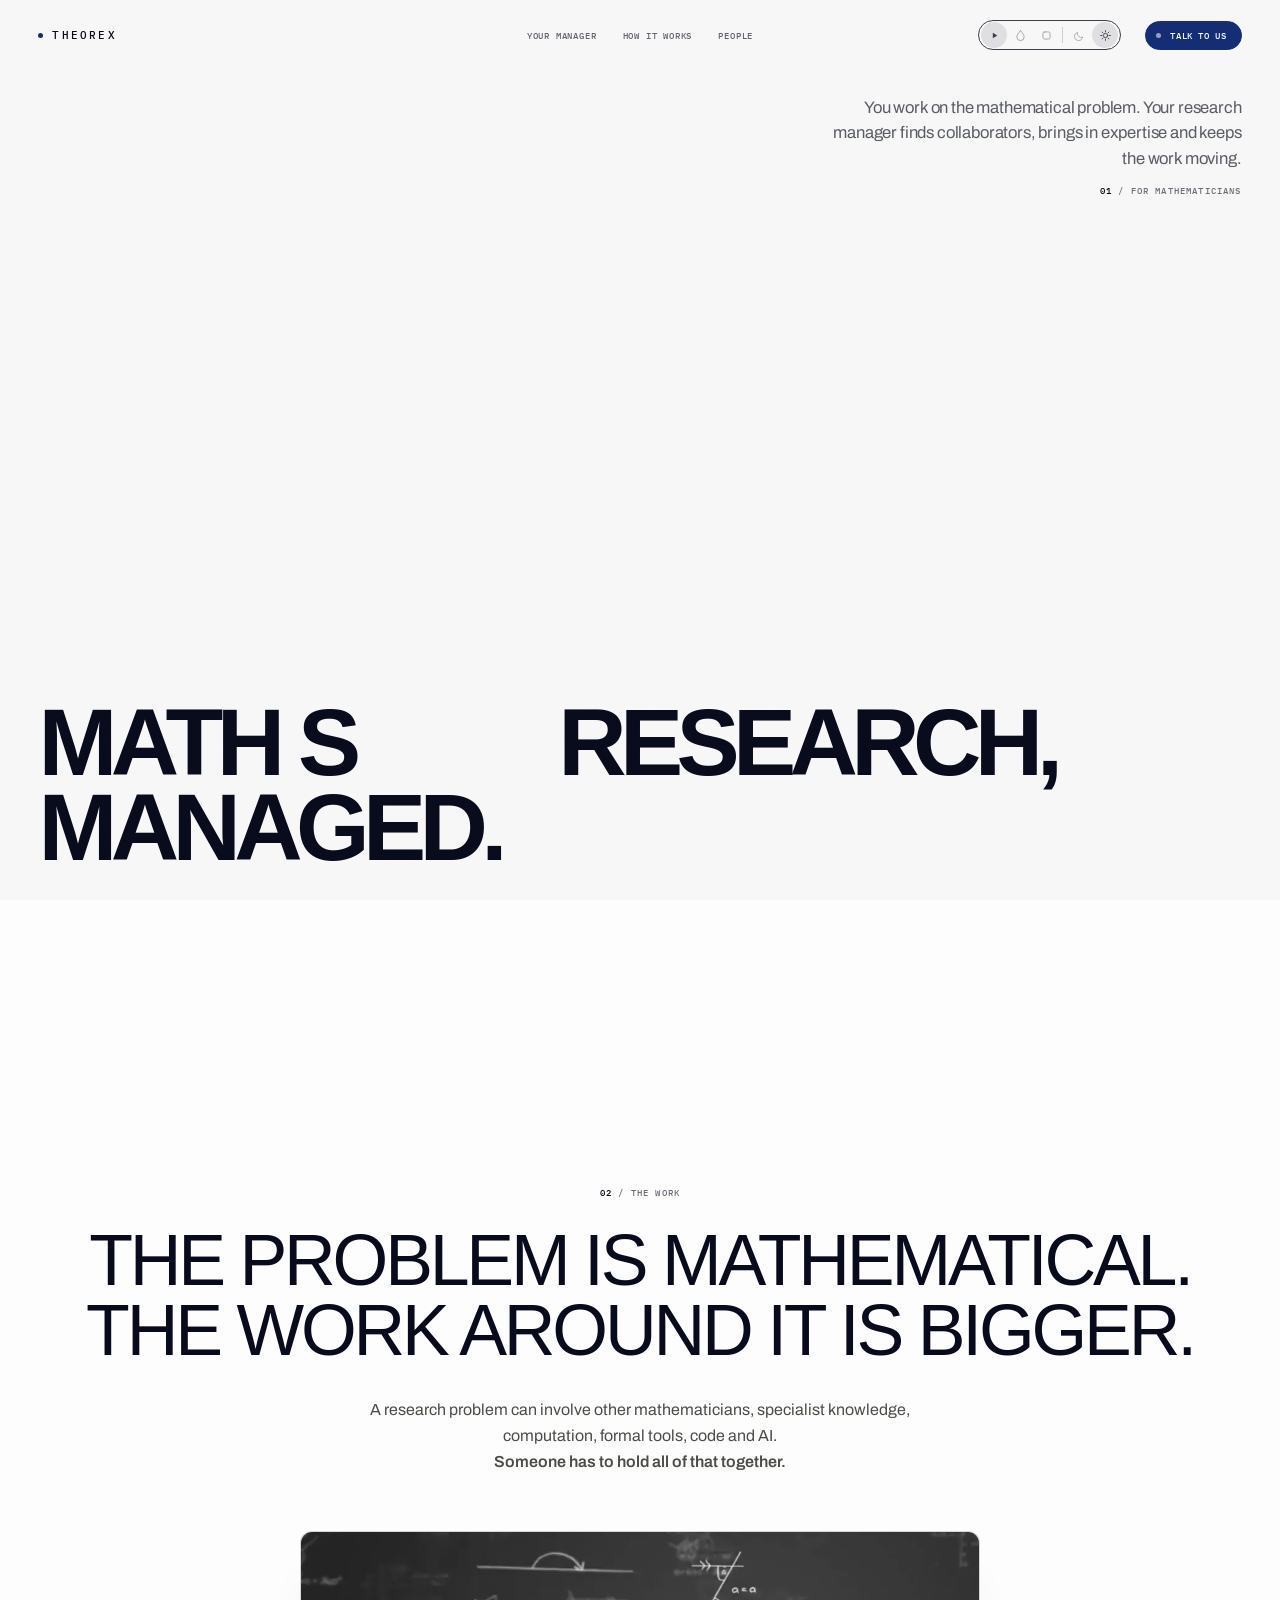
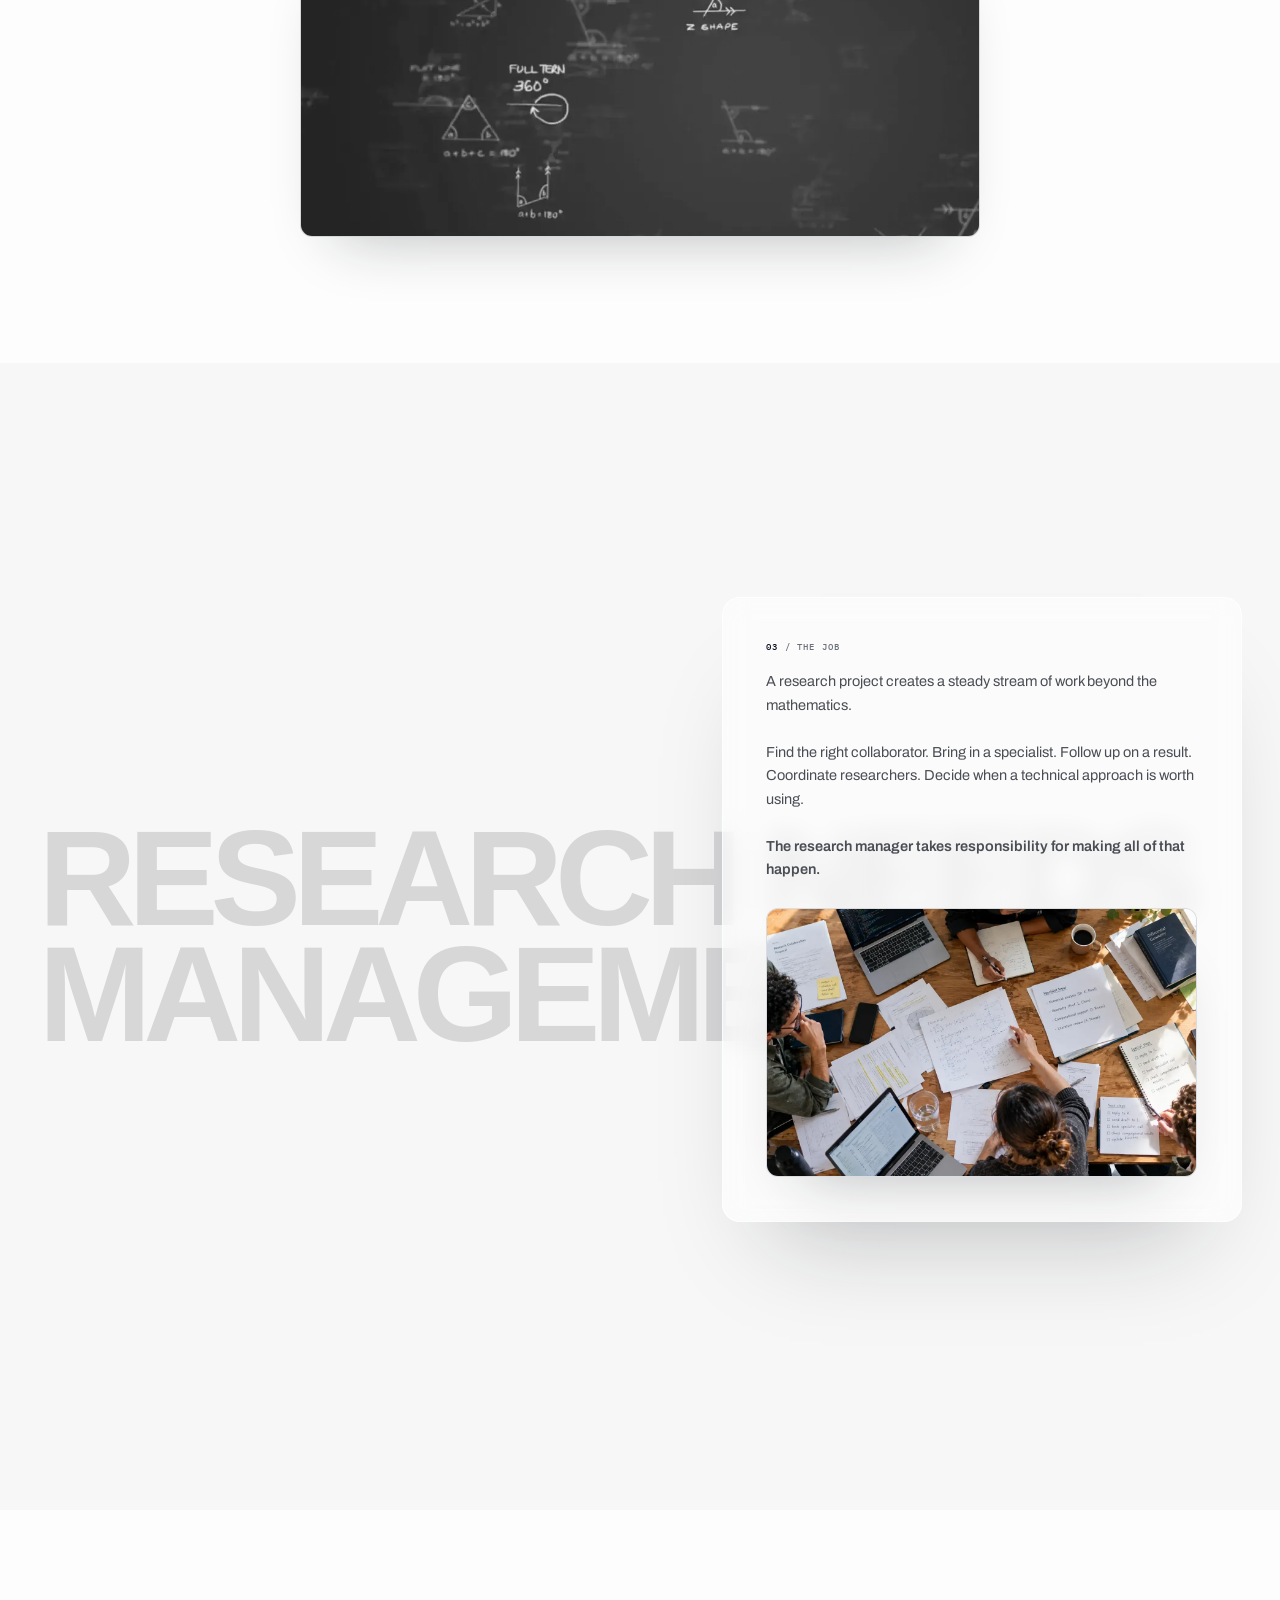
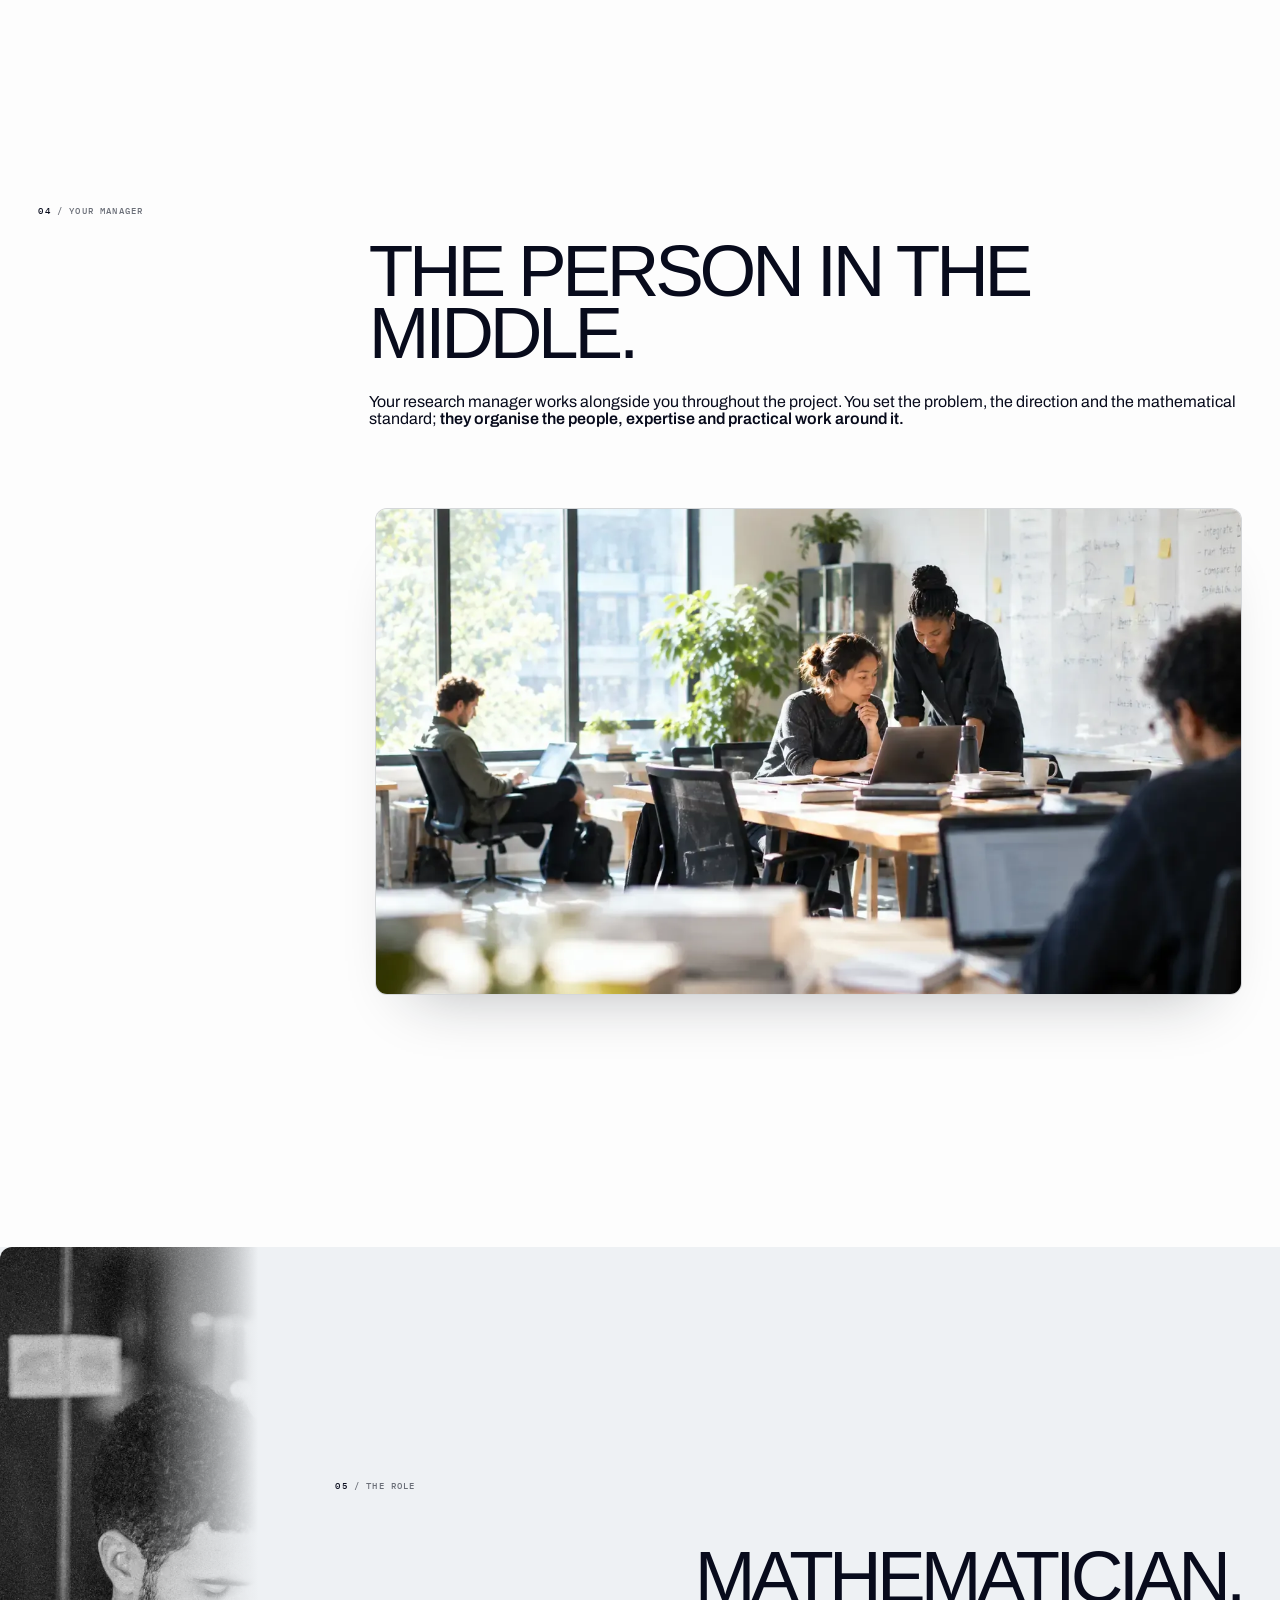
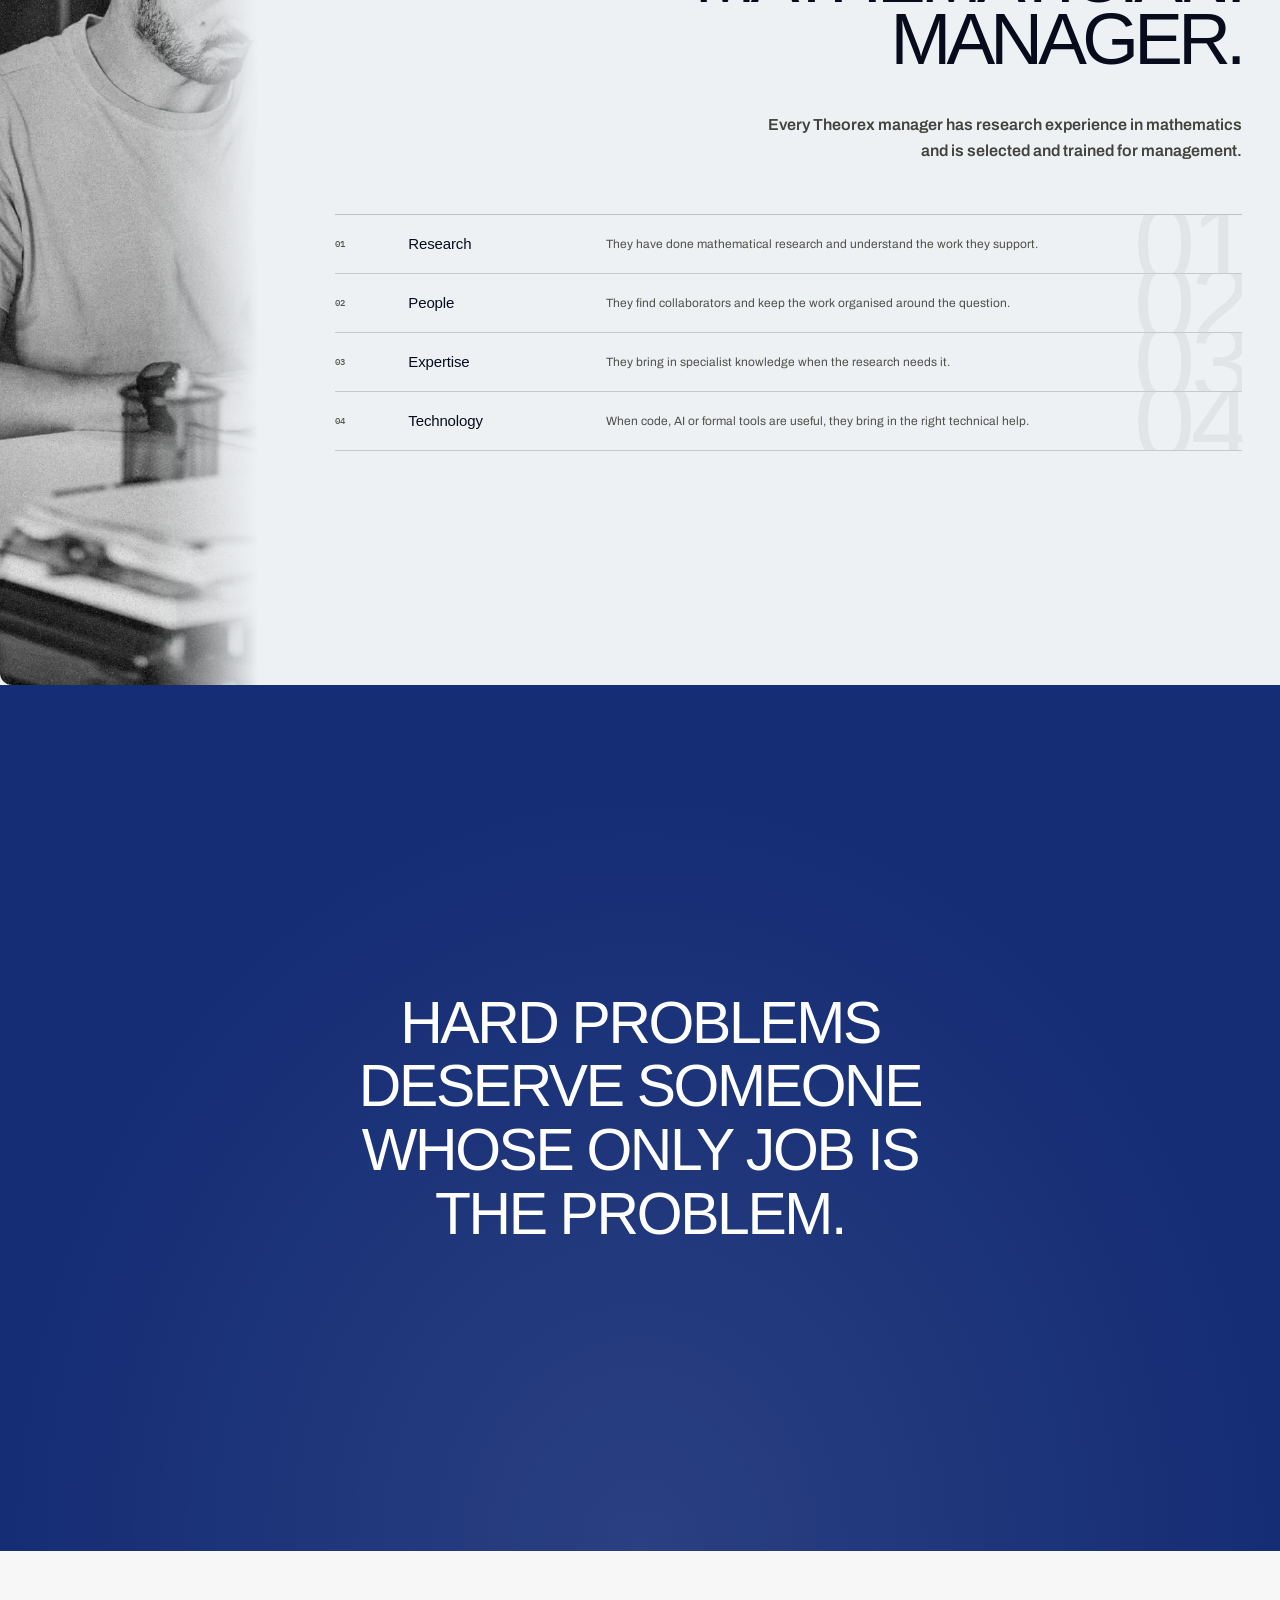
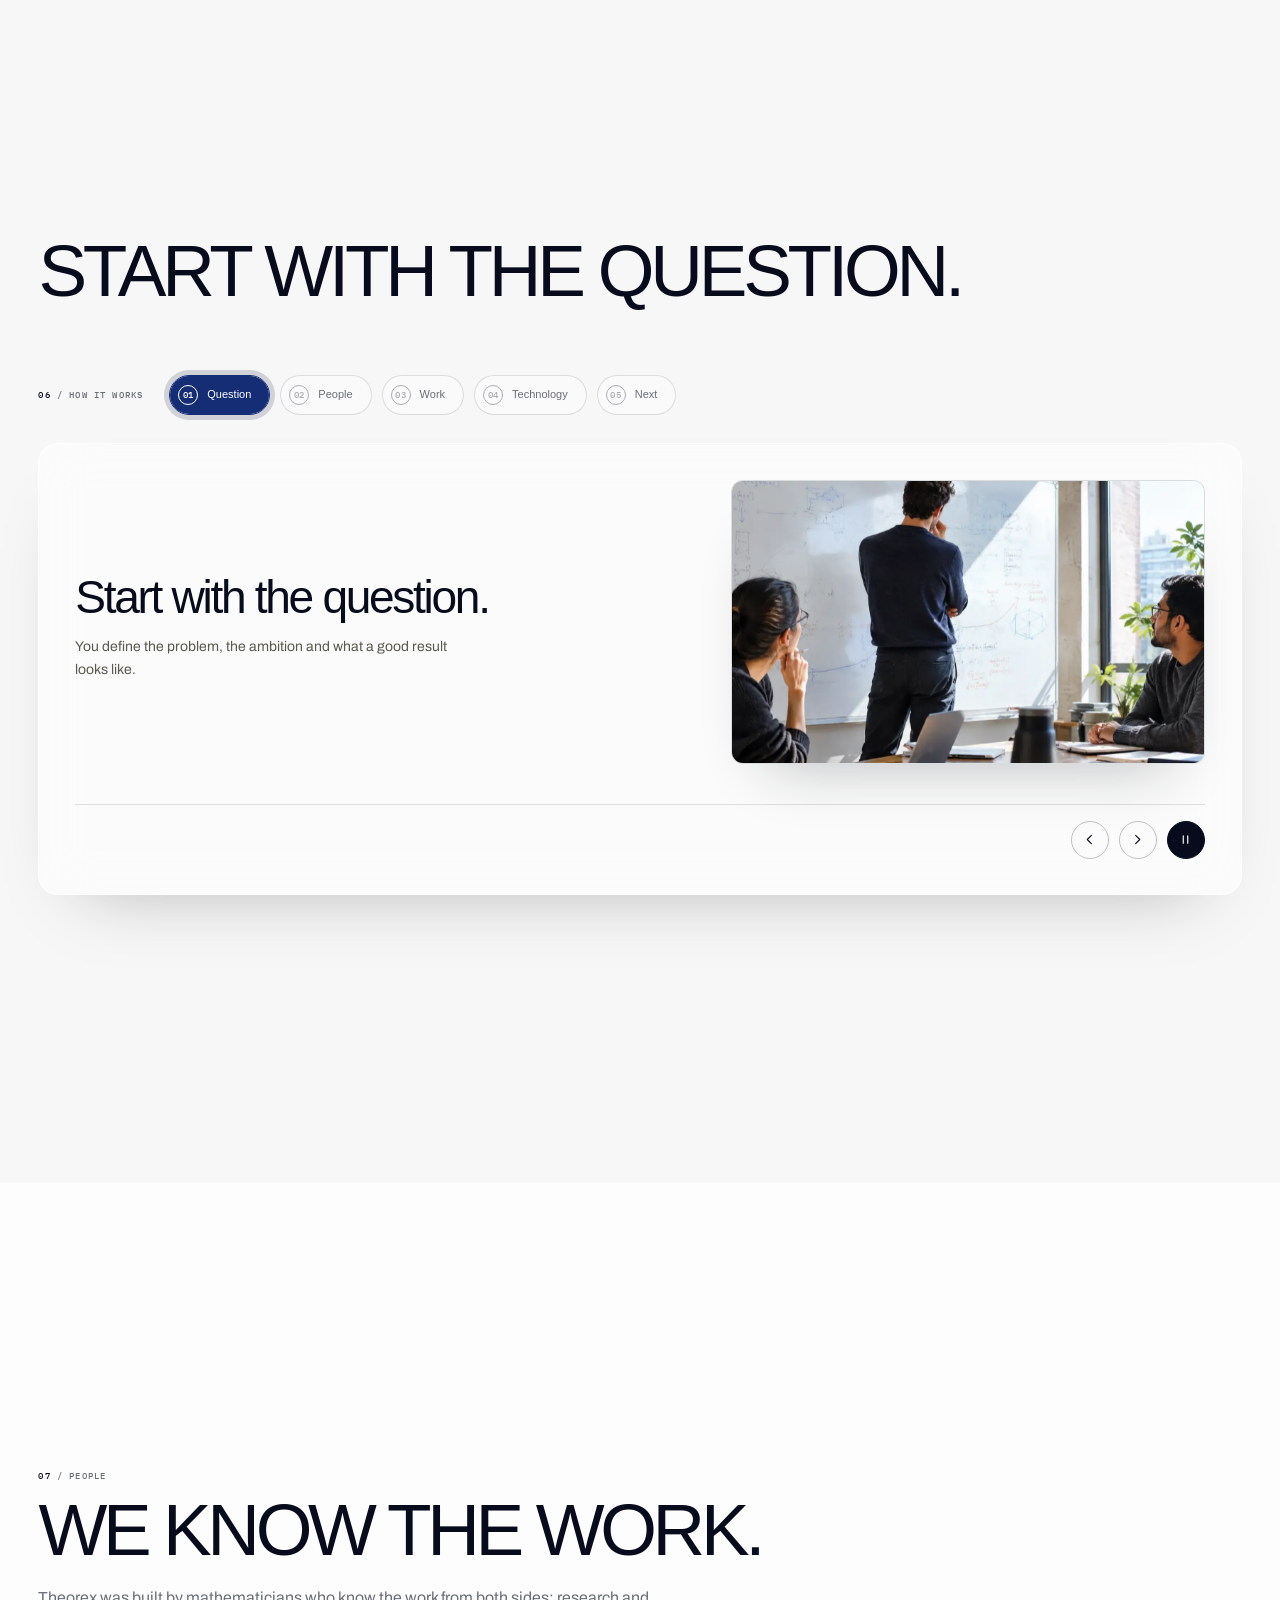
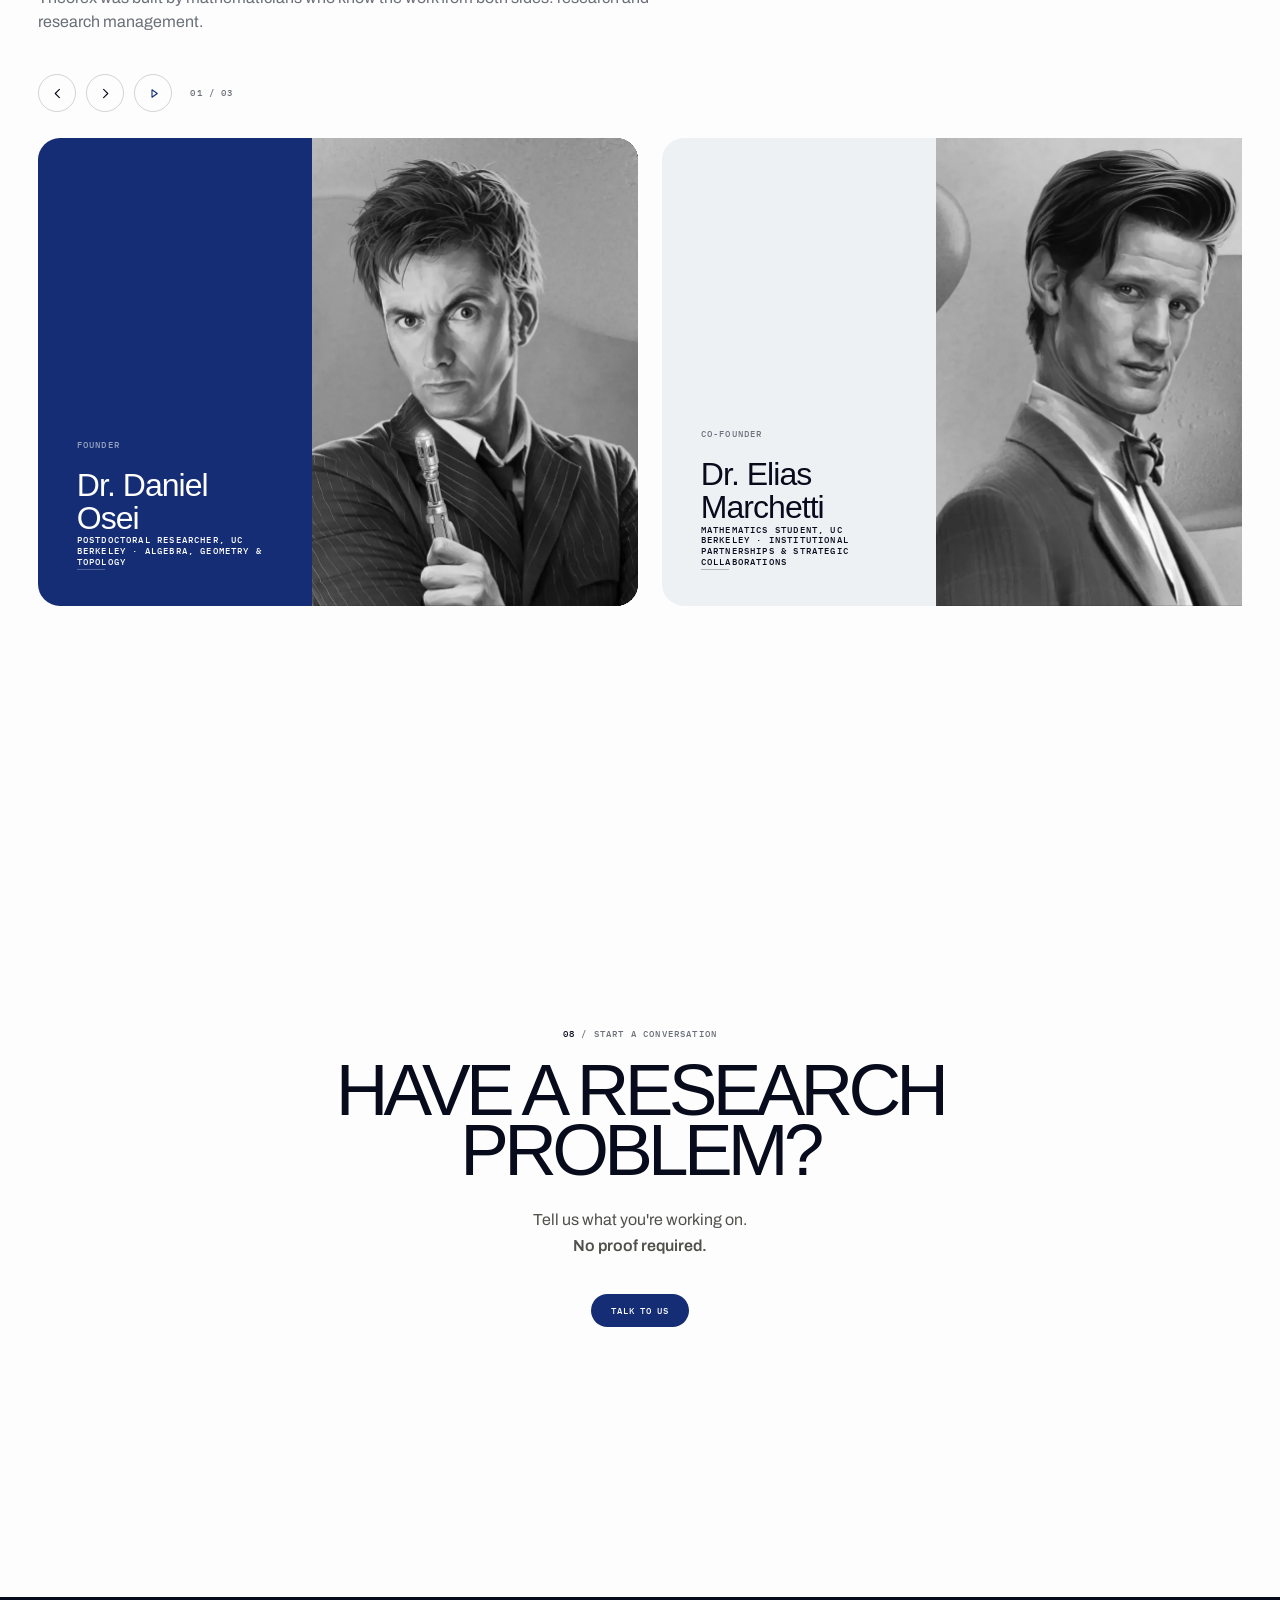
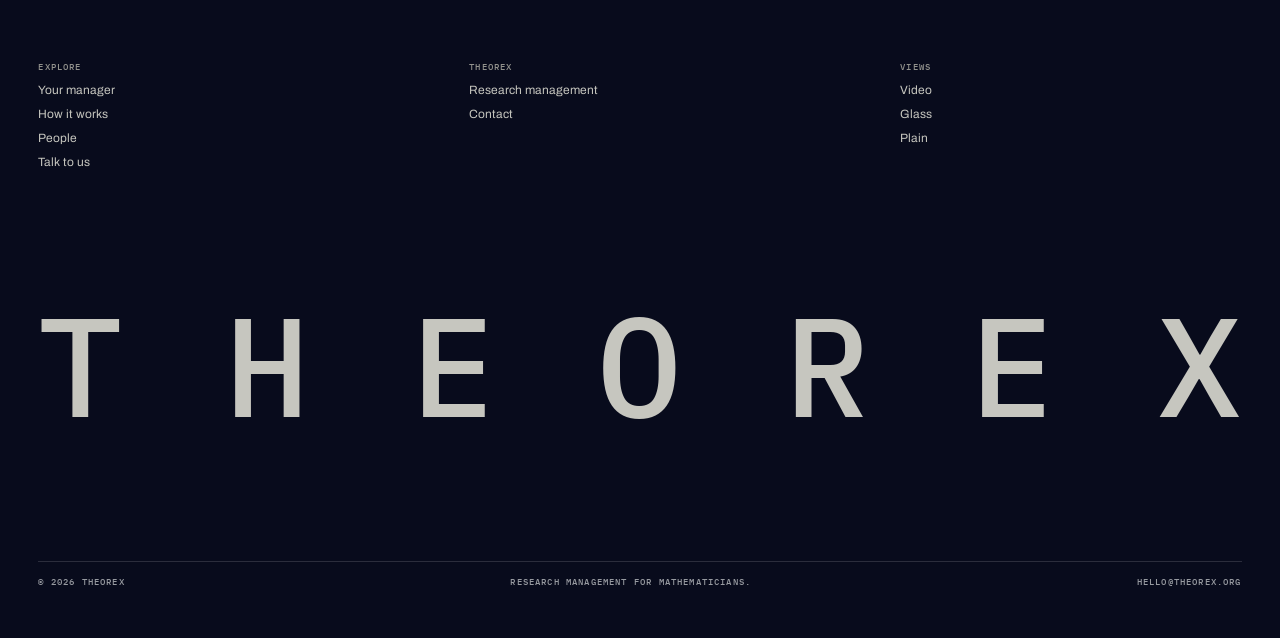
<file: index.html>
<!DOCTYPE html>
<html lang="en">
 <head>
  <script>(function(){try{var d=document.documentElement,s=localStorage.getItem('theorex-theme');d.dataset.theme=s||(window.matchMedia&&window.matchMedia('(prefers-color-scheme: light)').matches?'light':'dark');}catch(e){document.documentElement.dataset.theme='dark';}})();</script>
  <meta charset="utf-8"/>
  <meta content="width=device-width,initial-scale=1" name="viewport"/>
  <title>
   Theorex &middot; Research management for mathematicians
  </title>
  <meta content="Theorex provides dedicated research managers for mathematicians. They organise collaborators, specialist expertise and technical work around mathematical research." name="description"/>
  <link href="https://api.fontshare.com" rel="preconnect"/>
  <link href="https://fonts.googleapis.com" rel="preconnect"/>
  <link crossorigin="" href="https://fonts.gstatic.com" rel="preconnect"/>
  <link href="https://api.fontshare.com/v2/css?f[]=satoshi@500,600&amp;display=swap" rel="stylesheet"/>
  <link href="https://fonts.googleapis.com/css2?family=Archivo:wght@400;500;600&amp;family=IBM+Plex+Mono:wght@400;500&amp;display=swap" rel="stylesheet"/>
  <link href="data:image/svg+xml,%3Csvg xmlns='http://www.w3.org/2000/svg' viewBox='0 0 64 64'%3E%3Crect width='64' height='64' rx='14' fill='%2317171c'/%3E%3Ctext x='32' y='45' font-family='Arial,sans-serif' font-weight='700' font-size='34' fill='%23ffffff' text-anchor='middle'%3EM%3C/text%3E%3C/svg%3E" rel="icon"/>
  <svg aria-hidden="true" height="0" style="position:absolute;visibility:hidden" width="0">
   <defs>
    <filter color-interpolation-filters="sRGB" id="theorex-duotone">
     <fecolormatrix type="matrix" values=".32 .56 .12 0 0 .32 .56 .12 0 0 .32 .56 .12 0 0 0 0 0 1 0">
     </fecolormatrix>
    </filter>
   </defs>
  </svg>
  <link href="css/theorex-shared.css" rel="stylesheet"/>
  <link href="css/theorex-video.css" rel="stylesheet"/>
 </head>
 <body>
  <header class="header" id="siteHeader">
   <div class="header-left">
    <a class="logo" href="https://moeessah.github.io/portfolio/">
     <span class="logo-dot">
     </span>
     THEOREX
    </a>
   </div>
   <nav class="nav">
    <a href="#manager">
     Your manager
    </a>
    <a href="#programme">
     How it works
    </a>
    <a href="#people">
     People
    </a>
   </nav>
   <div class="controls-shell" aria-label="Site display controls">
    <div class="hero-style-toggle" role="navigation" aria-label="Hero style">
     <span class="control-indicator" aria-hidden="true"></span>
     <a class="control-option active" href="index.html" aria-label="Video hero" aria-current="page">
      <svg viewBox="0 0 20 20" aria-hidden="true"><path d="M7.4 5.6v8.8l7-4.4-7-4.4Z"/></svg>
     </a>
     <a class="control-option" href="glass.html" aria-label="Glass hero" aria-current="false">
      <svg viewBox="0 0 20 20" aria-hidden="true"><path d="M10 2.6c3 3.6 5.6 6.6 5.6 9.7A5.6 5.6 0 1 1 4.4 12.3C4.4 9.2 7 6.2 10 2.6Z"/></svg>
     </a>
     <a class="control-option" href="plain.html" aria-label="Plain hero" aria-current="false">
      <svg viewBox="0 0 20 20" aria-hidden="true"><rect x="4.5" y="4.5" width="11" height="11" rx="2.5"/></svg>
     </a>
    </div>
    <span class="controls-divider" aria-hidden="true"></span>
    <button class="theme-toggle" id="themeToggle" type="button" aria-pressed="false" aria-label="Switch to light mode">
     <span class="theme-track" aria-hidden="true">
      <span class="theme-indicator"></span>
      <span class="theme-icon moon"><svg viewBox="0 0 20 20" aria-hidden="true"><path d="M14.8 12.9A6.2 6.2 0 0 1 7.1 5.2 6.4 6.4 0 1 0 14.8 12.9Z"/></svg></span>
      <span class="theme-icon sun"><svg viewBox="0 0 20 20" aria-hidden="true"><circle cx="10" cy="10" r="3.3"/><path d="M10 2.5v2M10 15.5v2M17.5 10h-2M4.5 10h-2M15.3 4.7l-1.4 1.4M6.1 13.9l-1.4 1.4M15.3 15.3l-1.4-1.4M6.1 6.1 4.7 4.7"/></svg></span>
     </span>
    </button>
   </div>
   <a class="header-cta fill-hover" href="mailto:hello@theorex.org">
    <span class="cta-label">
     Talk to us
    </span>
   </a>
  </header>
  <main>
   <section class="hero bg-dark" data-section="FOR MATHEMATICIANS">
    <div class="hero-top reveal">
     <p class="hero-sub">
      You work on the mathematical problem. Your research manager finds collaborators, brings in expertise and keeps the work moving.
     </p>
     <span class="hero-eyebrow mono">
      <strong>
       01
      </strong>
      / FOR MATHEMATICIANS
     </span>
    </div>
    <div class="hero-inner">
     <h1 class="reveal video-title">
      <span class="hero-line">
       <span class="hero-word">
        MATH
        <span style="letter-spacing:0;display:inline">
         S
        </span>
       </span>
       <span aria-hidden="true" class="hero-media-inline">
        <video data-src="theorexpics/theorexvid.mp4" muted="" playsinline="" preload="none">
        </video>
       </span>
       <span class="hero-word">
        RESEARCH,
       </span>
      </span>
      <span>
       <b class="hero-accent">
        MANAGED.
       </b>
      </span>
     </h1>
    </div>
   </section>
   <section class="shift bg-dark" data-section="THE WORK" id="model">
    <div class="container shift-inner">
     <div class="eyebrow mono reveal">
      <strong>
       02
      </strong>
      / THE WORK
     </div>
     <h2 class="reveal">
      THE PROBLEM IS MATHEMATICAL. THE WORK AROUND IT IS BIGGER.
     </h2>
     <p class="shift-sub reveal">
      A research problem can involve other mathematicians, specialist knowledge, computation, formal tools, code and AI.
      <br/>
      <strong>
       Someone has to hold all of that together.
      </strong>
     </p>
     <div class="shift-media media-frame dark transparent reveal">
      <video data-src="theorexpics/theorex-research-model-expansion.mp4" loop="" muted="" playsinline="" poster="theorexpics/theorex-research-model-expansion-poster.webp" preload="none">
      </video>
     </div>
    </div>
   </section>
   <section class="thesis bg-dark" data-section="THE JOB">
    <div aria-hidden="true" class="thesis-ghost reveal">
     RESEARCH NEEDS MANAGEMENT
    </div>
    <div class="thesis-panel reveal">
     <div class="eyebrow mono">
      <strong>
       03
      </strong>
      / THE JOB
     </div>
     <p>
      A research project creates a steady stream of work beyond the mathematics.
      <br/>
      <br/>
      Find the right collaborator. Bring in a specialist. Follow up on a result. Coordinate researchers. Decide when a technical approach is worth using.
      <br/>
      <br/>
      <strong>
       The research manager takes responsibility for making all of that happen.
      </strong>
     </p>
     <div class="media-frame dark">
      <img alt="" decoding="async" loading="lazy" src="theorexpics/theorex-human-research-system.webp"/>
     </div>
    </div>
   </section>
   <section class="human" data-section="YOUR MANAGER" id="manager-overview">
    <div class="container">
     <div class="section-head reveal">
      <div class="eyebrow mono">
       <strong>
        04
       </strong>
       / YOUR MANAGER
      </div>
      <div>
       <h2>
        THE PERSON IN THE MIDDLE.
       </h2>
       <p class="manager-intro">
        Your research manager works alongside you throughout the project. You set the problem, the direction and the mathematical standard;
        <strong>
         they organise the people, expertise and practical work around it.
        </strong>
       </p>
      </div>
     </div>
     <div class="human-media media-frame reveal">
      <img alt="" decoding="async" loading="lazy" src="theorexpics/theorex-research-collaboration.webp"/>
     </div>
    </div>
   </section>
   <section class="role" data-section="THE ROLE" id="manager">
    <div class="role-spine reveal-left">
     <div class="media-frame">
      <img alt="" decoding="async" loading="lazy" src="theorexpics/theorex-role-manager-spine.webp"/>
     </div>
    </div>
    <div class="role-body">
     <div class="eyebrow mono reveal">
      <strong>
       05
      </strong>
      / THE ROLE
     </div>
     <div class="role-heading-wrap reveal-right">
      <h2>
       MATHEMATICIAN. MANAGER.
      </h2>
     </div>
     <div class="role-copy reveal-right">
      <p>
       <strong>
        Every Theorex manager has research experience in mathematics and is selected and trained for management.
       </strong>
      </p>
     </div>
     <div class="role-list reveal">
      <div class="role-item">
       <span class="n">
        01
       </span>
       <strong>
        Research
       </strong>
       <span class="d">
        They have done mathematical research and understand the work they support.
       </span>
       <span aria-hidden="true" class="ghost">
        01
       </span>
      </div>
      <div class="role-item">
       <span class="n">
        02
       </span>
       <strong>
        People
       </strong>
       <span class="d">
        They find collaborators and keep the work organised around the question.
       </span>
       <span aria-hidden="true" class="ghost">
        02
       </span>
      </div>
      <div class="role-item">
       <span class="n">
        03
       </span>
       <strong>
        Expertise
       </strong>
       <span class="d">
        They bring in specialist knowledge when the research needs it.
       </span>
       <span aria-hidden="true" class="ghost">
        03
       </span>
      </div>
      <div class="role-item">
       <span class="n">
        04
       </span>
       <strong>
        Technology
       </strong>
       <span class="d">
        When code, AI or formal tools are useful, they bring in the right technical help.
       </span>
       <span aria-hidden="true" class="ghost">
        04
       </span>
      </div>
     </div>
    </div>
   </section>
   <section class="signal">
    <div class="container signal-inner reveal">
     <h3>
      HARD PROBLEMS DESERVE SOMEONE WHOSE ONLY JOB IS THE PROBLEM.
     </h3>
    </div>
   </section>
   <section class="programme" data-section="HOW IT WORKS" id="programme">
    <div class="container">
     <div class="programme-intro reveal">
      <h2>
       START WITH THE QUESTION.
      </h2>
     </div>
     <div class="carousel reveal" data-carousel="">
      <div class="carousel-pillrow">
       <span class="eyebrow mono carousel-label">
        <strong>
         06
        </strong>
        / HOW IT WORKS
       </span>
       <div aria-label="How it works stages" class="carousel-pills" role="tablist">
        <button aria-selected="true" class="pill active" data-index="0" role="tab">
         <b>
          01
         </b>
         <span class="pill-label">
          Question
         </span>
        </button>
        <button aria-selected="false" class="pill" data-index="1" role="tab">
         <b>
          02
         </b>
         <span class="pill-label">
          People
         </span>
        </button>
        <button aria-selected="false" class="pill" data-index="2" role="tab">
         <b>
          03
         </b>
         <span class="pill-label">
          Work
         </span>
        </button>
        <button aria-selected="false" class="pill" data-index="3" role="tab">
         <b>
          04
         </b>
         <span class="pill-label">
          Technology
         </span>
        </button>
        <button aria-selected="false" class="pill" data-index="4" role="tab">
         <b>
          05
         </b>
         <span class="pill-label">
          Next
         </span>
        </button>
       </div>
      </div>
      <div class="carousel-card">
       <div class="carousel-slides">
        <article class="slide active" data-index="0">
         <div class="slide-copy">
          <h3>
           Start with the question.
          </h3>
          <p>
           You define the problem, the ambition and what a good result looks like.
          </p>
         </div>
         <div class="slide-visual media-frame">
          <img alt="" decoding="async" loading="lazy" src="theorexpics/theorex-programme-question.webp"/>
         </div>
        </article>
        <article class="slide" data-index="1">
         <div class="slide-copy">
          <h3>
           Find the right people.
          </h3>
          <p>
           The manager finds collaborators, specialist mentors and technical contributors when the research needs them.
          </p>
         </div>
         <div class="slide-visual media-frame">
          <img alt="" decoding="async" loading="lazy" src="theorexpics/theorex-programme-people.webp"/>
         </div>
        </article>
        <article class="slide" data-index="2">
         <div class="slide-copy">
          <h3>
           Keep the work moving.
          </h3>
          <p>
           They follow results, conversations and open questions, and make sure nothing important gets lost.
          </p>
         </div>
         <div class="slide-visual media-frame">
          <img alt="" decoding="async" loading="lazy" src="theorexpics/theorex-programme-work.webp"/>
         </div>
        </article>
        <article class="slide" data-index="3">
         <div class="slide-copy">
          <h3>
           Use technology when it helps.
          </h3>
          <p>
           When code, AI or formal tools are useful, the manager brings in the right technical help.
          </p>
         </div>
         <div class="slide-visual media-frame">
          <img alt="" decoding="async" loading="lazy" src="theorexpics/theorex-programme-tools.webp"/>
         </div>
        </article>
        <article class="slide" data-index="4">
         <div class="slide-copy">
          <h3>
           Bring it back to the question.
          </h3>
          <p>
           The manager brings results, decisions and next steps back to you.
          </p>
         </div>
         <div class="slide-visual media-frame">
          <img alt="" decoding="async" loading="lazy" src="theorexpics/theorex-programme-next.webp"/>
         </div>
        </article>
       </div>
       <div class="carousel-controls">
        <div class="carousel-buttons">
         <button aria-label="Previous stage" class="carousel-arrow" data-dir="-1">
          <svg aria-hidden="true" viewbox="0 0 20 20">
           <path d="M12.5 4.5 7 10l5.5 5.5">
           </path>
          </svg>
         </button>
         <button aria-label="Next stage" class="carousel-arrow" data-dir="1">
          <svg aria-hidden="true" viewbox="0 0 20 20">
           <path d="m7.5 4.5 5.5 5.5-5.5 5.5">
           </path>
          </svg>
         </button>
         <button aria-label="Pause automatic sequence" class="carousel-play" data-play="">
          <svg aria-hidden="true" class="icon-pause" viewbox="0 0 20 20">
           <path d="M7 5v10M13 5v10">
           </path>
          </svg>
          <svg aria-hidden="true" class="icon-play" viewbox="0 0 20 20">
           <path d="m8 5 7 5-7 5z">
           </path>
          </svg>
         </button>
        </div>
       </div>
      </div>
     </div>
    </div>
   </section>
   <section class="people bg-dark" data-section="PEOPLE" id="people">
    <div class="container">
     <div class="people-head reveal">
      <div class="eyebrow mono">
       <strong>
        07
       </strong>
       / PEOPLE
      </div>
      <h2>
       WE KNOW THE WORK.
      </h2>
      <p>
       Theorex was built by mathematicians who know the work from both sides: research and research management.
      </p>
     </div>
     <div class="reveal" data-people-carousel="">
      <div class="people-controls">
       <button aria-label="Previous person" class="carousel-arrow" data-dir="-1">
        <svg aria-hidden="true" viewbox="0 0 20 20">
         <path d="M12.5 4.5 7 10l5.5 5.5">
         </path>
        </svg>
       </button>
       <button aria-label="Next person" class="carousel-arrow" data-dir="1">
        <svg aria-hidden="true" viewbox="0 0 20 20">
         <path d="m7.5 4.5 5.5 5.5-5.5 5.5">
         </path>
        </svg>
       </button>
       <button aria-label="Pause automatic sequence" class="carousel-play" data-play="">
        <svg aria-hidden="true" class="icon-pause" viewbox="0 0 20 20">
         <path d="M7 5v10M13 5v10">
         </path>
        </svg>
        <svg aria-hidden="true" class="icon-play" viewbox="0 0 20 20">
         <path d="m8 5 7 5-7 5z">
         </path>
        </svg>
       </button>
       <span class="mono people-index">
        01 / 03
       </span>
      </div>
      <div class="people-track-wrap">
       <div class="people-track">
        <article class="people-card" data-tone="accent">
         <div class="people-panel">
          <div class="people-role mono">
           Founder
          </div>
          <div class="people-name">
           Dr. Daniel
           <br/>
           Osei
          </div>
          <p class="people-detail mono">
           Postdoctoral researcher, UC Berkeley &middot; Algebra, geometry &amp; topology
          </p>
         </div>
         <div class="people-photo">
          <img alt="Portrait of Dr. Daniel Osei" decoding="async" loading="lazy" src="theorexpics/daniel-osei-portrait.webp"/>
          <img alt="" aria-hidden="true" class="people-color" decoding="async" loading="lazy" src="theorexpics/daniel-osei-portrait.webp"/>
         </div>
        </article>
        <article class="people-card" data-tone="sage">
         <div class="people-panel">
          <div class="people-role mono">
           Co-founder
          </div>
          <div class="people-name">
           Dr. Elias
           <br/>
           Marchetti
          </div>
          <p class="people-detail mono">
           Mathematics student, UC Berkeley &middot; Institutional partnerships &amp; strategic collaborations
          </p>
         </div>
         <div class="people-photo">
          <img alt="Portrait of Dr. Elias Marchetti" decoding="async" loading="lazy" src="theorexpics/elias-marchetti-portrait.webp"/>
          <img alt="" aria-hidden="true" class="people-color" decoding="async" loading="lazy" src="theorexpics/elias-marchetti-portrait.webp"/>
         </div>
        </article>
        <article class="people-card" data-tone="paper">
         <div class="people-panel">
          <div class="people-role mono">
           Research Manager
          </div>
          <div class="people-name">
           Priya
           <br/>
           Anand
          </div>
          <p class="people-detail mono">
           MSc in Mathematics &middot; 10 research projects, about 30 researchers
          </p>
         </div>
         <div class="people-photo">
          <img alt="Portrait of Priya Anand" decoding="async" loading="lazy" src="theorexpics/priya-anand-portrait.webp"/>
          <img alt="" aria-hidden="true" class="people-color" decoding="async" loading="lazy" src="theorexpics/priya-anand-portrait.webp"/>
         </div>
        </article>
       </div>
      </div>
     </div>
    </div>
   </section>
   <section class="start" data-section="START A CONVERSATION" id="start">
    <div class="container start-center reveal">
     <div class="eyebrow mono">
      <strong>
       08
      </strong>
      / START A CONVERSATION
     </div>
     <h2>
      HAVE A RESEARCH PROBLEM?
     </h2>
     <p class="start-sub">
      Tell us what you're working on.
      <br/>
      <strong>
       No proof required.
      </strong>
     </p>
     <div class="start-actions">
      <form class="pill-contact" id="contactForm">
       <span>
        Talk to us
       </span>
       <span class="pill-contact-reveal">
        <input aria-label="Email address" class="pill-contact-input" name="email" placeholder="you@example.com" required="" type="email"/>
        <button aria-label="Send" class="pill-contact-submit" type="submit">
         <svg aria-hidden="true" viewbox="0 0 20 20">
          <path d="M4 10h11M10.5 5.5 15 10l-4.5 4.5">
          </path>
         </svg>
        </button>
       </span>
      </form>
     </div>
    </div>
   </section>
  </main>
  <footer>
   <div class="footer-grid">
    <div class="footer-col">
     <span class="label mono">
      EXPLORE
     </span>
     <a href="#manager">
      Your manager
     </a>
     <a href="#programme">
      How it works
     </a>
     <a href="#people">
      People
     </a>
     <a href="#start">
      Talk to us
     </a>
    </div>
    <div class="footer-col">
     <span class="label mono">
      THEOREX
     </span>
     <a href="#programme">
      Research management
     </a>
     <a href="mailto:hello@theorex.org">
      Contact
     </a>
    </div>
    <div class="footer-col footer-version-col">
     <span class="label mono">
      VIEWS
     </span>
     <a href="index.html">
      Video
     </a>
     <a href="glass.html">
      Glass
     </a>
     <a href="plain.html">
      Plain
     </a>
    </div>
   </div>
   <div aria-hidden="true" class="footer-mark">
    <span>
     T
    </span>
    <span>
     H
    </span>
    <span>
     E
    </span>
    <span>
     O
    </span>
    <span>
     R
    </span>
    <span>
     E
    </span>
    <span>
     X
    </span>
   </div>
   <div class="footer-bottom mono">
    <span>
     &copy; 2026 Theorex
    </span>
    <span>
     Research management for mathematicians.
    </span>
    <span>
     hello@theorex.org
    </span>
   </div>
  </footer>
  <script src="js/theorex-shared.js">
  </script>
  <script src="js/theorex-video.js">
  </script>
 </body>
</html>
</file>
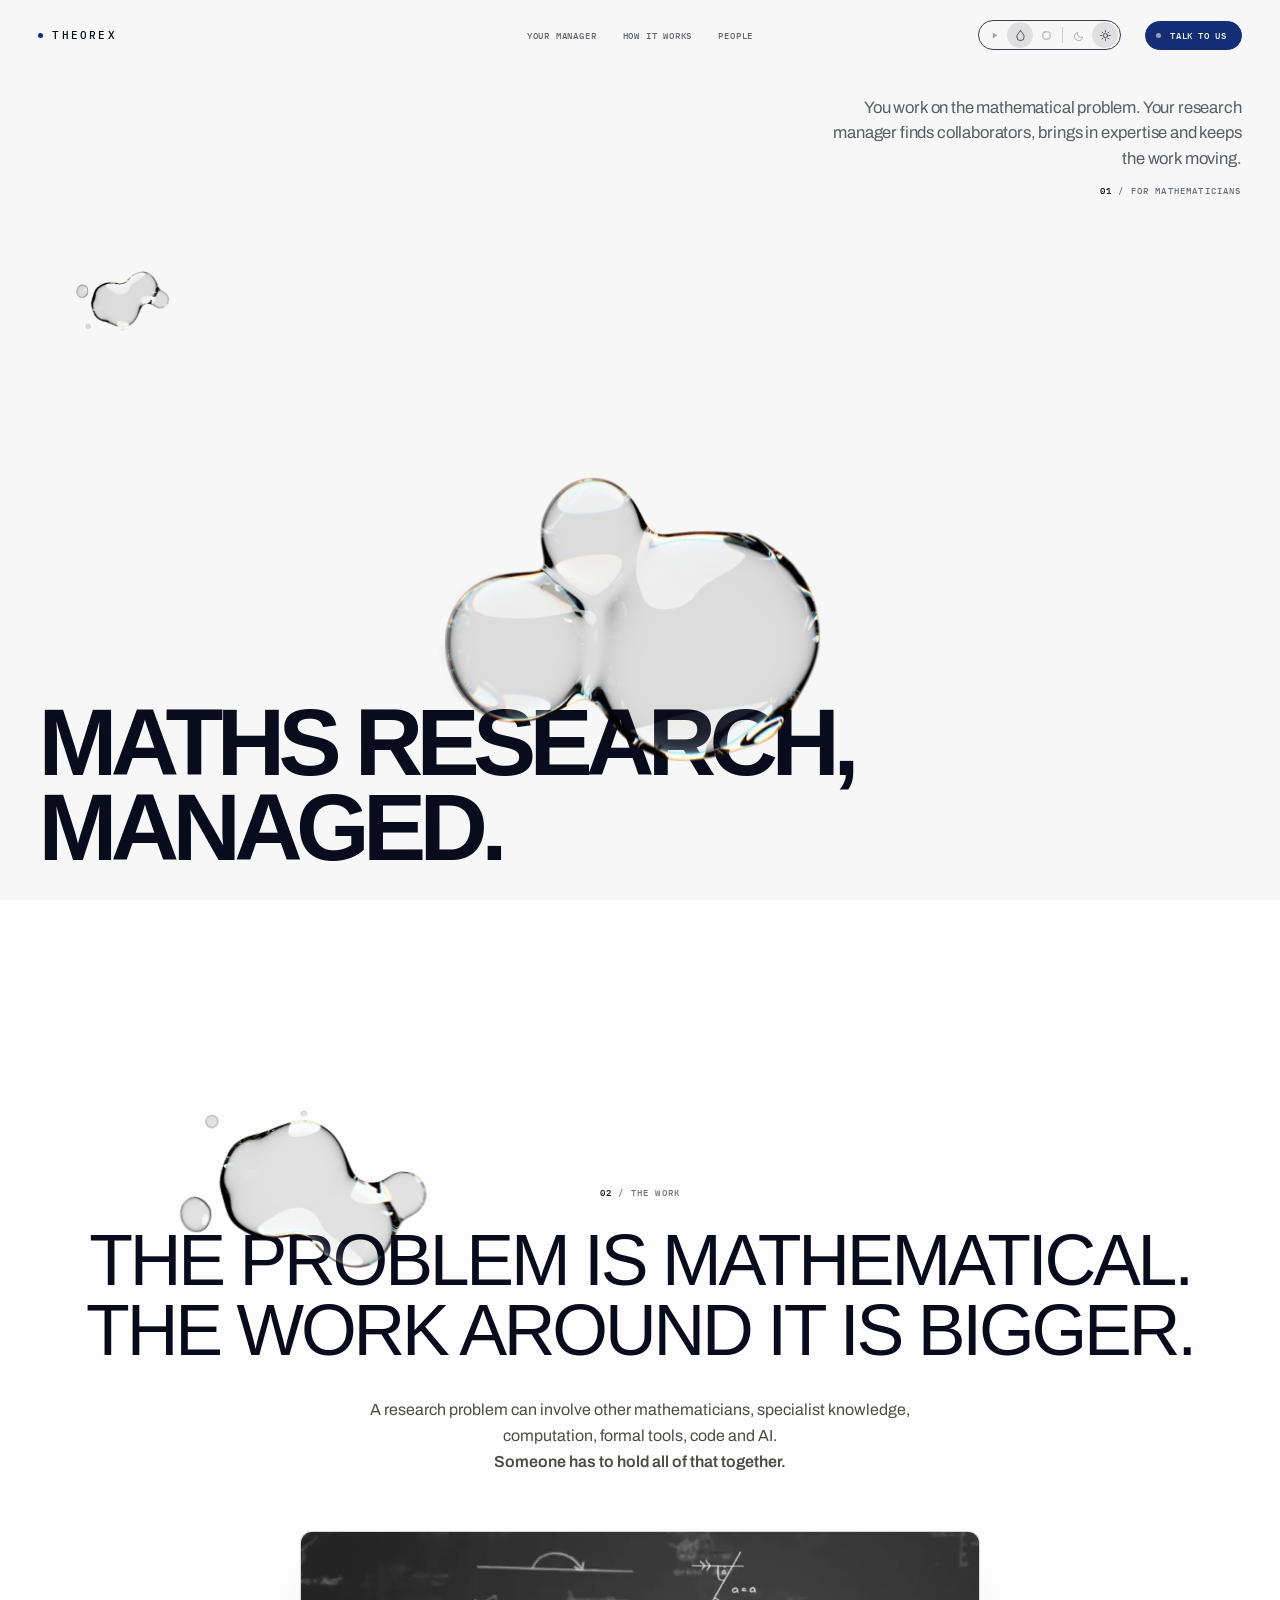
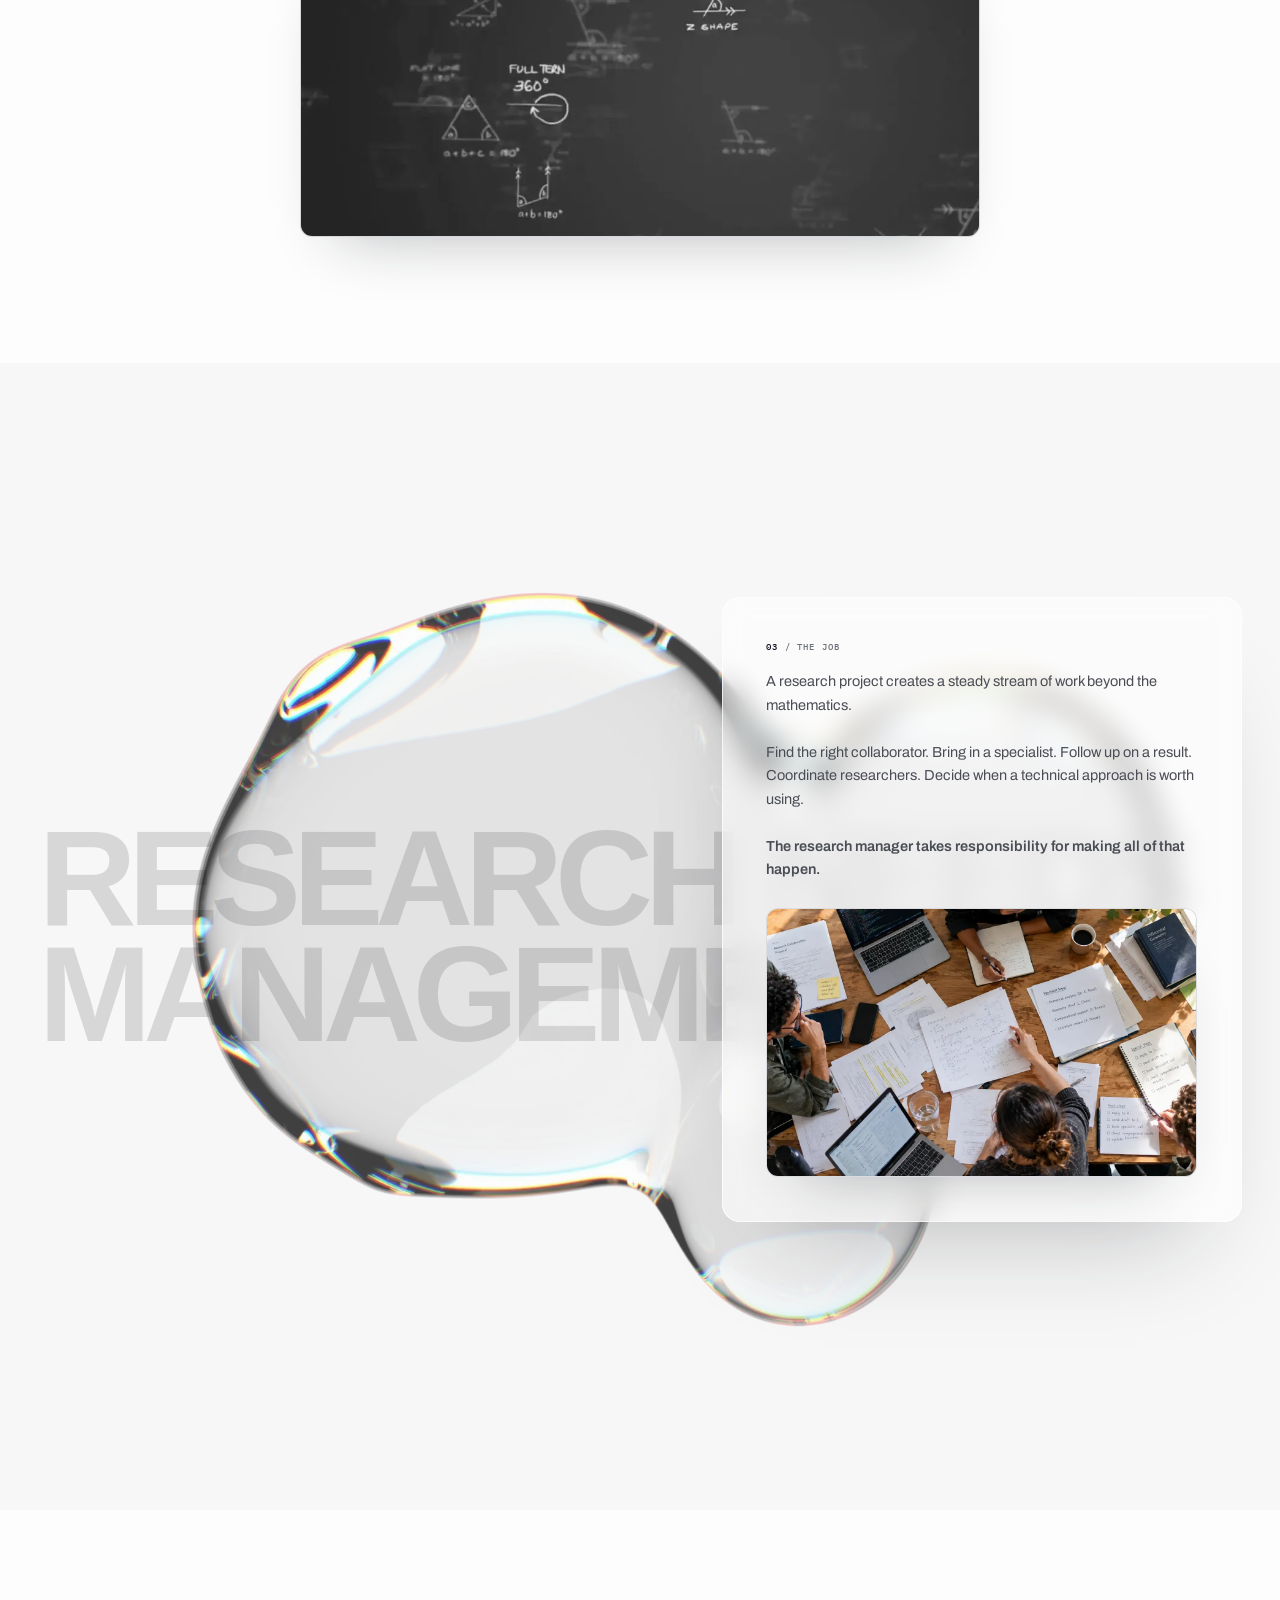
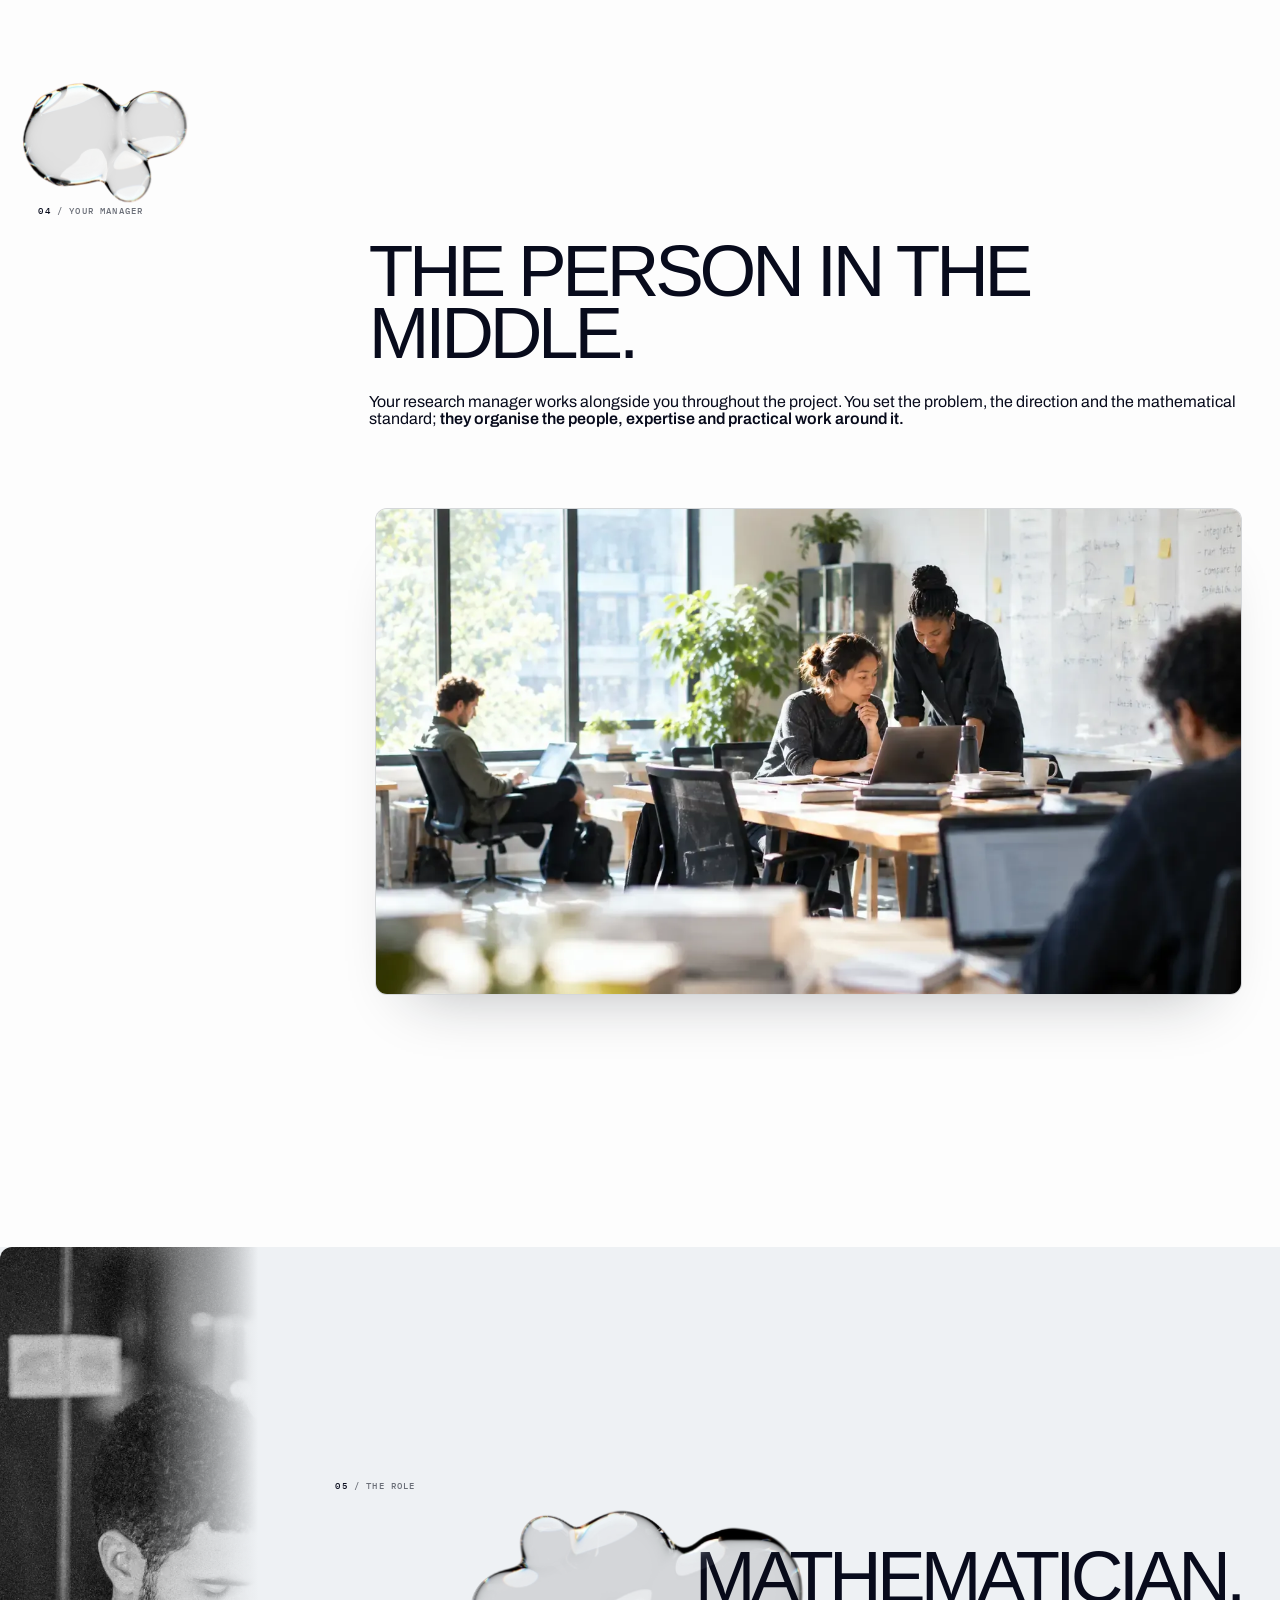
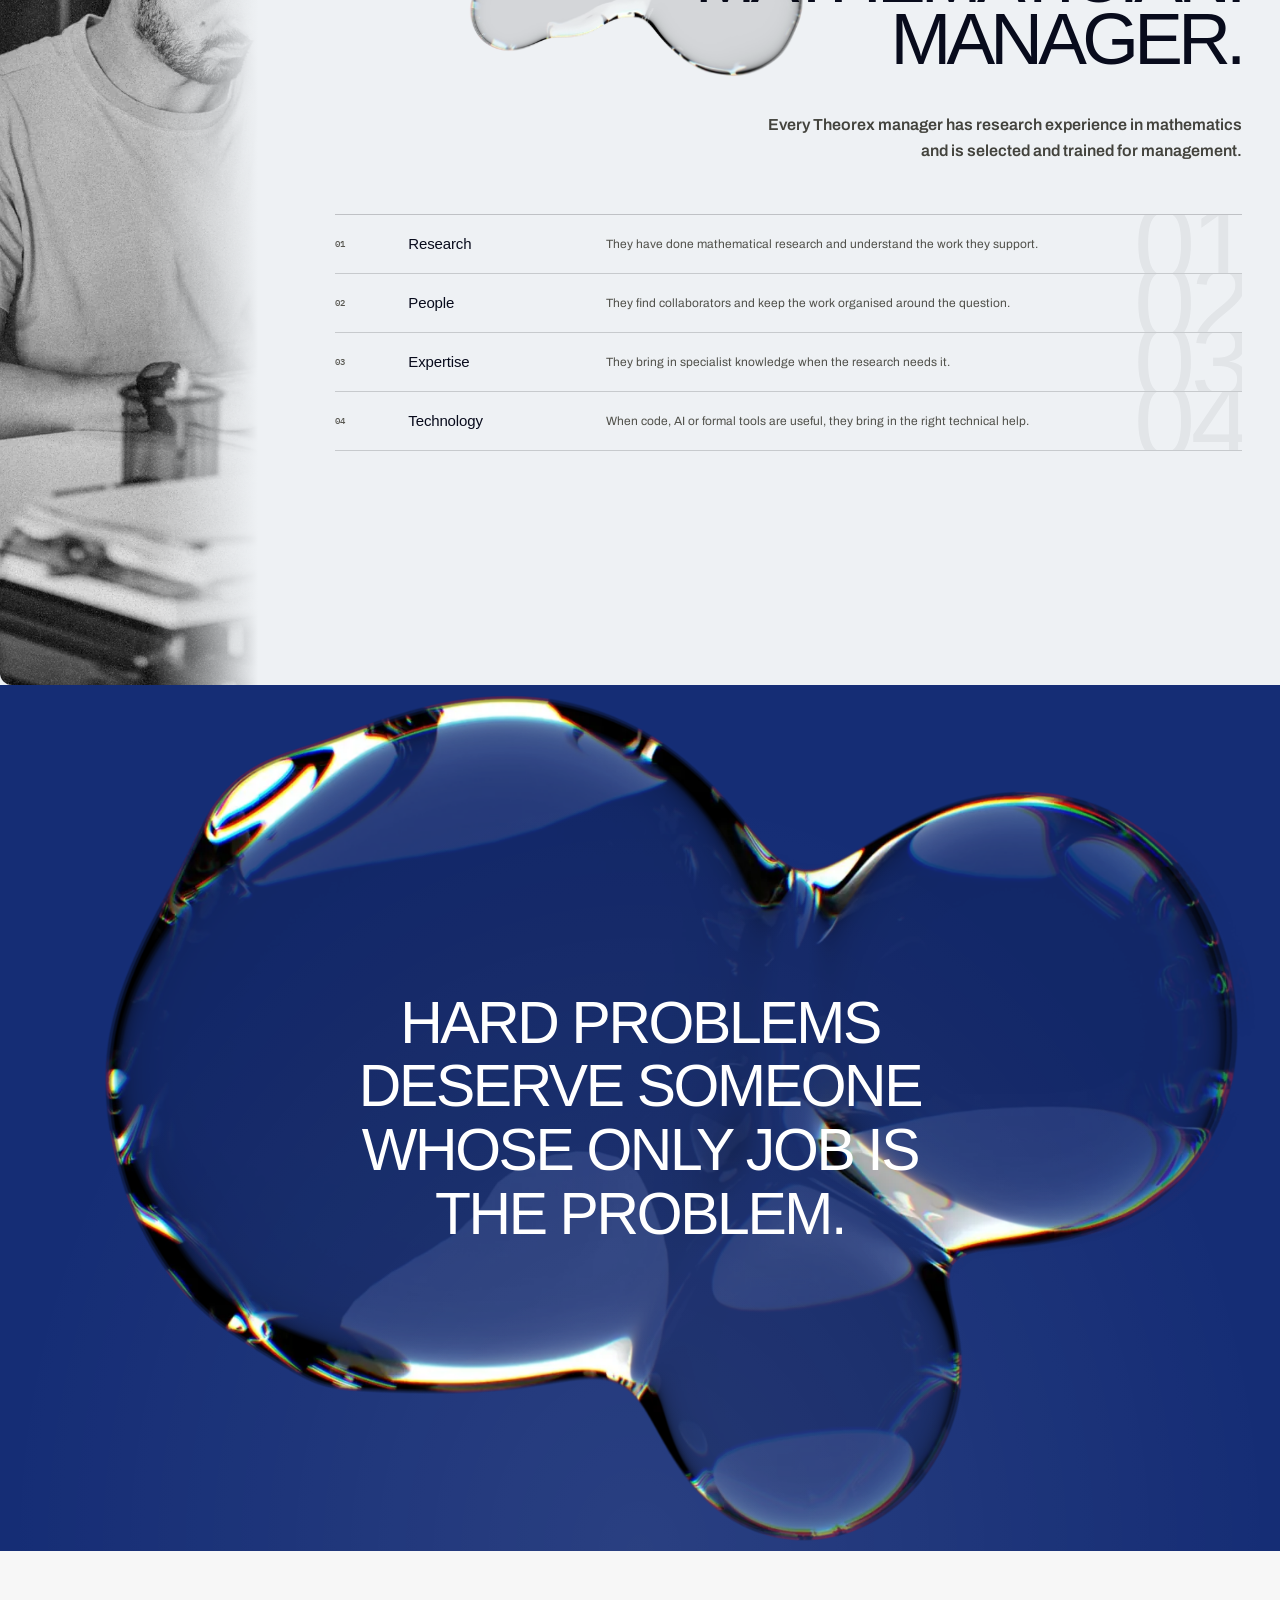
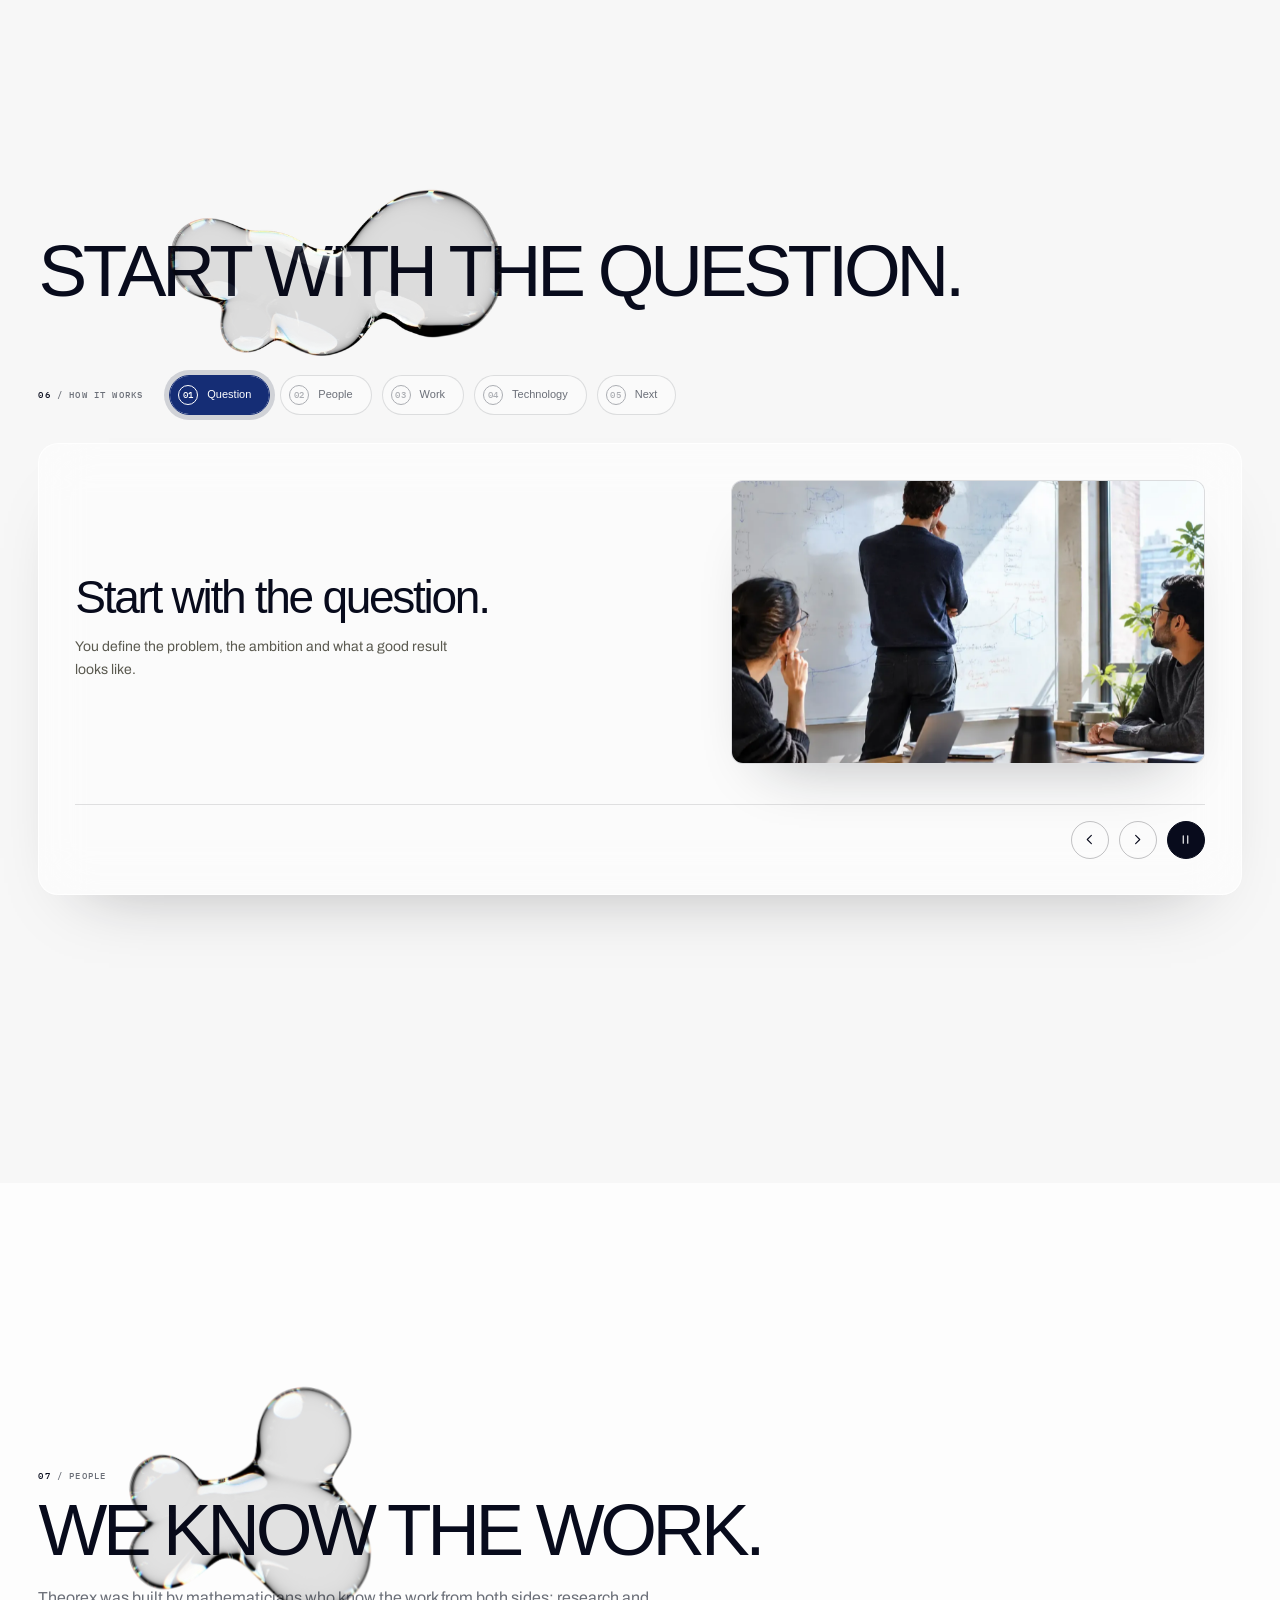
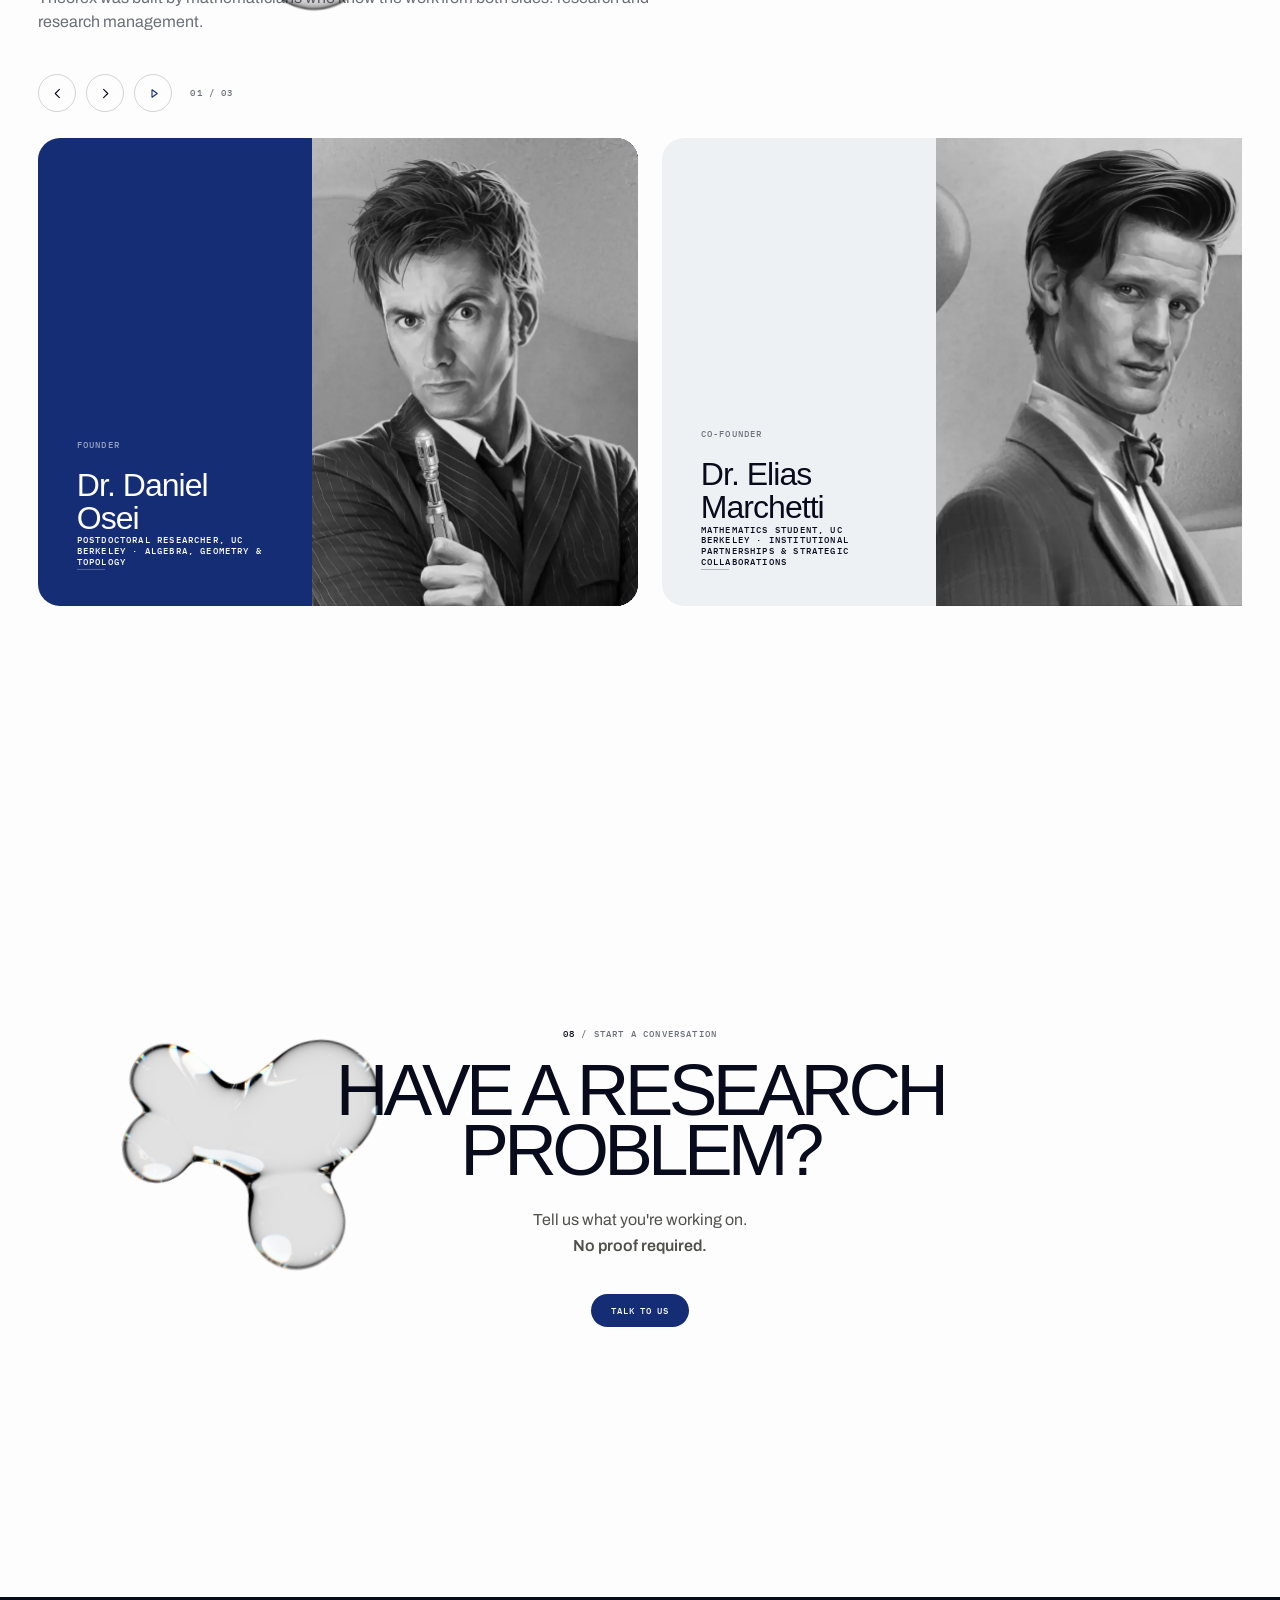
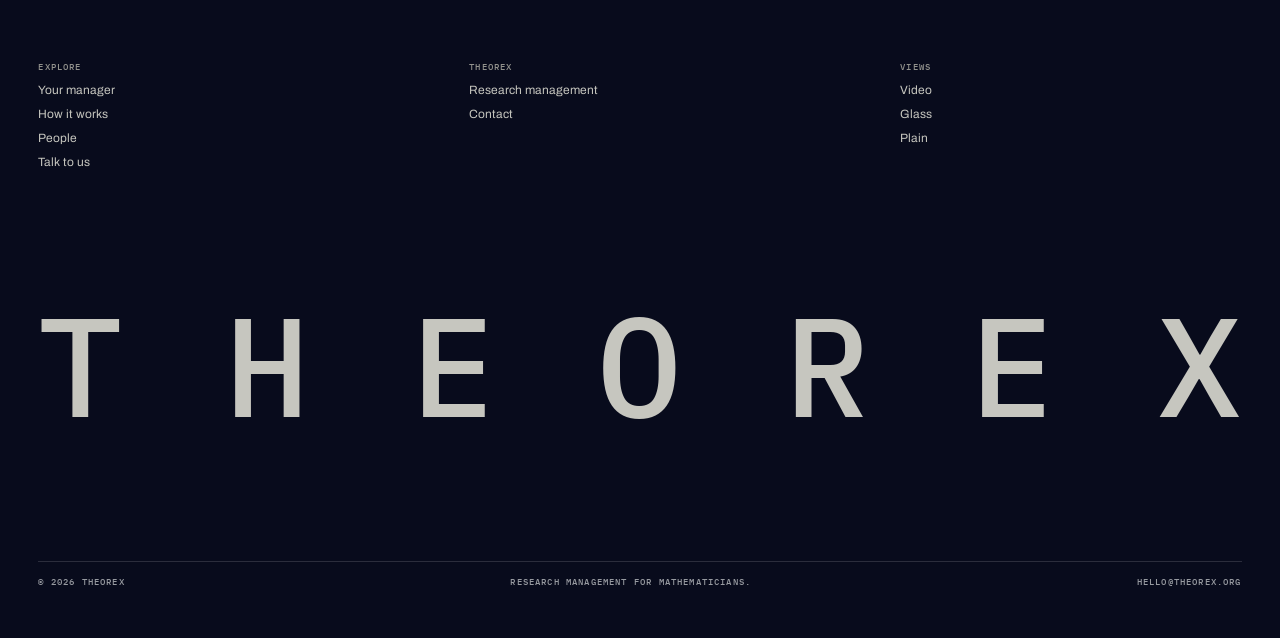
<file: glass.html>
<!DOCTYPE html>
<html lang="en">
 <head>
  <script>(function(){try{var d=document.documentElement,s=localStorage.getItem('theorex-theme');d.dataset.theme=s||(window.matchMedia&&window.matchMedia('(prefers-color-scheme: light)').matches?'light':'dark');}catch(e){document.documentElement.dataset.theme='dark';}})();</script>
  <meta charset="utf-8"/>
  <meta content="width=device-width,initial-scale=1" name="viewport"/>
  <title>
   Theorex &middot; Glass &middot; Research management for mathematicians
  </title>
  <meta content="Theorex provides dedicated research managers for mathematicians. They organise collaborators, specialist expertise and technical work around mathematical research." name="description"/>
  <link href="https://api.fontshare.com" rel="preconnect"/>
  <link href="https://fonts.googleapis.com" rel="preconnect"/>
  <link crossorigin="" href="https://fonts.gstatic.com" rel="preconnect"/>
  <link href="https://api.fontshare.com/v2/css?f[]=satoshi@500,600&amp;display=swap" rel="stylesheet"/>
  <link href="https://fonts.googleapis.com/css2?family=Archivo:wght@400;500;600&amp;family=IBM+Plex+Mono:wght@400;500&amp;display=swap" rel="stylesheet"/>
  <link href="data:image/svg+xml,%3Csvg xmlns='http://www.w3.org/2000/svg' viewBox='0 0 64 64'%3E%3Crect width='64' height='64' rx='14' fill='%2317171c'/%3E%3Ctext x='32' y='45' font-family='Arial,sans-serif' font-weight='700' font-size='34' fill='%23ffffff' text-anchor='middle'%3EM%3C/text%3E%3C/svg%3E" rel="icon"/>
  <svg aria-hidden="true" height="0" style="position:absolute;visibility:hidden" width="0">
   <defs>
    <filter color-interpolation-filters="sRGB" id="theorex-duotone">
     <fecolormatrix type="matrix" values=".32 .56 .12 0 0 .32 .56 .12 0 0 .32 .56 .12 0 0 0 0 0 1 0">
     </fecolormatrix>
    </filter>
   </defs>
  </svg>
  <link href="css/theorex-shared.css" rel="stylesheet"/>
  <link href="css/theorex-glass.css" rel="stylesheet"/>
 </head>
 <body>
  <header class="header" id="siteHeader">
   <div class="header-left">
    <a class="logo" href="https://moeessah.github.io/portfolio/">
     <span class="logo-dot">
     </span>
     THEOREX
    </a>
   </div>
   <nav class="nav">
    <a href="#manager">
     Your manager
    </a>
    <a href="#programme">
     How it works
    </a>
    <a href="#people">
     People
    </a>
   </nav>
   <div class="controls-shell" aria-label="Site display controls">
    <div class="hero-style-toggle" role="navigation" aria-label="Hero style">
     <span class="control-indicator" aria-hidden="true"></span>
     <a class="control-option" href="index.html" aria-label="Video hero" aria-current="false">
      <svg viewBox="0 0 20 20" aria-hidden="true"><path d="M7.4 5.6v8.8l7-4.4-7-4.4Z"/></svg>
     </a>
     <a class="control-option active" href="glass.html" aria-label="Glass hero" aria-current="page">
      <svg viewBox="0 0 20 20" aria-hidden="true"><path d="M10 2.6c3 3.6 5.6 6.6 5.6 9.7A5.6 5.6 0 1 1 4.4 12.3C4.4 9.2 7 6.2 10 2.6Z"/></svg>
     </a>
     <a class="control-option" href="plain.html" aria-label="Plain hero" aria-current="false">
      <svg viewBox="0 0 20 20" aria-hidden="true"><rect x="4.5" y="4.5" width="11" height="11" rx="2.5"/></svg>
     </a>
    </div>
    <span class="controls-divider" aria-hidden="true"></span>
    <button class="theme-toggle" id="themeToggle" type="button" aria-pressed="false" aria-label="Switch to light mode">
     <span class="theme-track" aria-hidden="true">
      <span class="theme-indicator"></span>
      <span class="theme-icon moon"><svg viewBox="0 0 20 20" aria-hidden="true"><path d="M14.8 12.9A6.2 6.2 0 0 1 7.1 5.2 6.4 6.4 0 1 0 14.8 12.9Z"/></svg></span>
      <span class="theme-icon sun"><svg viewBox="0 0 20 20" aria-hidden="true"><circle cx="10" cy="10" r="3.3"/><path d="M10 2.5v2M10 15.5v2M17.5 10h-2M4.5 10h-2M15.3 4.7l-1.4 1.4M6.1 13.9l-1.4 1.4M15.3 15.3l-1.4-1.4M6.1 6.1 4.7 4.7"/></svg></span>
     </span>
    </button>
   </div>
   <a class="header-cta fill-hover" href="mailto:hello@theorex.org">
    <span class="cta-label">
     Talk to us
    </span>
   </a>
  </header>
  <main>
   <section class="hero bg-dark" data-section="FOR MATHEMATICIANS">
    <div aria-hidden="true" class="glass-field hero-glass-field">
     <div class="glass hero-text-glass" style="width:clamp(420px,36.4vw,672px);--x:calc(42% + 90px);--y:calc(69vh + 5px);--dx:18px;--dy:-14px;--r:3deg;--dr:-2deg;--speed:46s">
      <img alt="" decoding="async" loading="eager" src="theorexpics/glass/(5).webp"/>
     </div>
     <div class="glass hero-small-glass" style="width:clamp(63px,7.5vw,114px);--x:9%;--y:33.5vh;--dx:18px;--dy:-14px;--r:-4deg;--dr:-2deg;--speed:46s">
      <img alt="" decoding="async" loading="eager" src="theorexpics/glass/(3).webp"/>
     </div>
    </div>
    <div class="hero-top reveal">
     <p class="hero-sub">
      You work on the mathematical problem. Your research manager finds collaborators, brings in expertise and keeps the work moving.
     </p>
     <span class="hero-eyebrow mono">
      <strong>
       01
      </strong>
      / FOR MATHEMATICIANS
     </span>
    </div>
    <div class="hero-inner">
     <h1 class="reveal glass-title">
      <span>
       MATHS RESEARCH,
       <b class="hero-accent">
        MANAGED.
       </b>
      </span>
     </h1>
    </div>
   </section>
   <section class="shift bg-dark" data-section="THE WORK" id="model">
    <div aria-hidden="true" class="glass-field">
     <div class="glass" style="--x:calc(50% - 330px);--y:calc(31% - 50px);--dx:18px;--dy:-14px;--r:4deg;--dr:-2deg;--speed:46s">
      <img alt="" decoding="async" loading="lazy" src="theorexpics/glass/(11).webp"/>
     </div>
    </div>
    <div class="container shift-inner">
     <div class="eyebrow mono reveal">
      <strong>
       02
      </strong>
      / THE WORK
     </div>
     <h2 class="reveal">
      THE PROBLEM IS MATHEMATICAL. THE WORK AROUND IT IS BIGGER.
     </h2>
     <p class="shift-sub reveal">
      A research problem can involve other mathematicians, specialist knowledge, computation, formal tools, code and AI.
      <br/>
      <strong>
       Someone has to hold all of that together.
      </strong>
     </p>
     <div class="shift-media media-frame dark transparent reveal">
      <video data-src="theorexpics/theorex-research-model-expansion.mp4" loop="" muted="" playsinline="" poster="theorexpics/theorex-research-model-expansion-poster.webp" preload="none">
      </video>
     </div>
    </div>
   </section>
   <section class="thesis bg-dark" data-section="THE JOB">
    <img alt="" aria-hidden="true" class="thesis-glass" decoding="async" loading="lazy" src="theorexpics/glass/(7).webp"/>
    <div aria-hidden="true" class="thesis-ghost reveal">
     RESEARCH NEEDS MANAGEMENT
    </div>
    <div class="thesis-panel reveal">
     <div class="eyebrow mono">
      <strong>
       03
      </strong>
      / THE JOB
     </div>
     <p>
      A research project creates a steady stream of work beyond the mathematics.
      <br/>
      <br/>
      Find the right collaborator. Bring in a specialist. Follow up on a result. Coordinate researchers. Decide when a technical approach is worth using.
      <br/>
      <br/>
      <strong>
       The research manager takes responsibility for making all of that happen.
      </strong>
     </p>
     <div class="media-frame dark">
      <img alt="" decoding="async" loading="lazy" src="theorexpics/theorex-human-research-system.webp"/>
     </div>
    </div>
   </section>
   <section class="human" data-section="YOUR MANAGER" id="manager-overview">
    <div aria-hidden="true" class="glass-field">
     <div class="glass" style="width:clamp(180px,16vw,270px);--x:calc(10% - 15px);--y:calc(15% - 33px + 68px);--dx:18px;--dy:-14px;--r:-5deg;--dr:-2deg;--speed:46s">
      <img alt="" decoding="async" loading="lazy" src="theorexpics/glass/(9).webp"/>
     </div>
    </div>
    <div class="container">
     <div class="section-head reveal">
      <div class="eyebrow mono">
       <strong>
        04
       </strong>
       / YOUR MANAGER
      </div>
      <div>
       <h2>
        THE PERSON IN THE MIDDLE.
       </h2>
       <p class="manager-intro">
        Your research manager works alongside you throughout the project. You set the problem, the direction and the mathematical standard;
        <strong>
         they organise the people, expertise and practical work around it.
        </strong>
       </p>
      </div>
     </div>
     <div class="human-media media-frame reveal">
      <img alt="" decoding="async" loading="lazy" src="theorexpics/theorex-research-collaboration.webp"/>
     </div>
    </div>
   </section>
   <section class="role" data-section="THE ROLE" id="manager">
    <div aria-hidden="true" class="glass-field">
     <div class="glass glass-flip" style="width:clamp(273px,26vw,468px);--x:calc(21% + 360px);--y:calc(28% - 55px + 13vh);--dx:18px;--dy:-14px;--r:0deg;--dr:-2deg;--speed:46s">
      <img alt="" decoding="async" loading="lazy" src="theorexpics/glass/(6).webp"/>
     </div>
    </div>
    <div class="role-spine reveal-left">
     <div class="media-frame">
      <img alt="" decoding="async" loading="lazy" src="theorexpics/theorex-role-manager-spine.webp"/>
     </div>
    </div>
    <div class="role-body">
     <div class="eyebrow mono reveal">
      <strong>
       05
      </strong>
      / THE ROLE
     </div>
     <div class="role-heading-wrap reveal-right">
      <h2>
       MATHEMATICIAN. MANAGER.
      </h2>
     </div>
     <div class="role-copy reveal-right">
      <p>
       <strong>
        Every Theorex manager has research experience in mathematics and is selected and trained for management.
       </strong>
      </p>
     </div>
     <div class="role-list reveal">
      <div class="role-item">
       <span class="n">
        01
       </span>
       <strong>
        Research
       </strong>
       <span class="d">
        They have done mathematical research and understand the work they support.
       </span>
       <span aria-hidden="true" class="ghost">
        01
       </span>
      </div>
      <div class="role-item">
       <span class="n">
        02
       </span>
       <strong>
        People
       </strong>
       <span class="d">
        They find collaborators and keep the work organised around the question.
       </span>
       <span aria-hidden="true" class="ghost">
        02
       </span>
      </div>
      <div class="role-item">
       <span class="n">
        03
       </span>
       <strong>
        Expertise
       </strong>
       <span class="d">
        They bring in specialist knowledge when the research needs it.
       </span>
       <span aria-hidden="true" class="ghost">
        03
       </span>
      </div>
      <div class="role-item">
       <span class="n">
        04
       </span>
       <strong>
        Technology
       </strong>
       <span class="d">
        When code, AI or formal tools are useful, they bring in the right technical help.
       </span>
       <span aria-hidden="true" class="ghost">
        04
       </span>
      </div>
     </div>
    </div>
   </section>
   <section class="signal">
    <img alt="" aria-hidden="true" class="signal-glass" decoding="async" loading="lazy" src="theorexpics/glass/(7).webp"/>
    <div class="container signal-inner reveal">
     <h3>
      HARD PROBLEMS DESERVE SOMEONE WHOSE ONLY JOB IS THE PROBLEM.
     </h3>
    </div>
   </section>
   <section class="programme" data-section="HOW IT WORKS" id="programme">
    <div aria-hidden="true" class="glass-field">
     <div class="glass" style="width:clamp(293px,25.9vw,431px);--x:calc(29% - 40px);--y:calc(19% - 20px + 16vh - 40px);--dx:18px;--dy:-14px;--r:0deg;--dr:-2deg;--speed:46s">
      <img alt="" decoding="async" loading="lazy" src="theorexpics/glass/(10).webp"/>
     </div>
    </div>
    <div class="container">
     <div class="programme-intro reveal">
      <h2>
       START WITH THE QUESTION.
      </h2>
     </div>
     <div class="carousel reveal" data-carousel="">
      <div class="carousel-pillrow">
       <span class="eyebrow mono carousel-label">
        <strong>
         06
        </strong>
        / HOW IT WORKS
       </span>
       <div aria-label="How it works stages" class="carousel-pills" role="tablist">
        <button aria-selected="true" class="pill active" data-index="0" role="tab">
         <b>
          01
         </b>
         <span class="pill-label">
          Question
         </span>
        </button>
        <button aria-selected="false" class="pill" data-index="1" role="tab">
         <b>
          02
         </b>
         <span class="pill-label">
          People
         </span>
        </button>
        <button aria-selected="false" class="pill" data-index="2" role="tab">
         <b>
          03
         </b>
         <span class="pill-label">
          Work
         </span>
        </button>
        <button aria-selected="false" class="pill" data-index="3" role="tab">
         <b>
          04
         </b>
         <span class="pill-label">
          Technology
         </span>
        </button>
        <button aria-selected="false" class="pill" data-index="4" role="tab">
         <b>
          05
         </b>
         <span class="pill-label">
          Next
         </span>
        </button>
       </div>
      </div>
      <div class="carousel-card">
       <div class="carousel-slides">
        <article class="slide active" data-index="0">
         <div class="slide-copy">
          <h3>
           Start with the question.
          </h3>
          <p>
           You define the problem, the ambition and what a good result looks like.
          </p>
         </div>
         <div class="slide-visual media-frame">
          <img alt="" decoding="async" loading="lazy" src="theorexpics/theorex-programme-question.webp"/>
         </div>
        </article>
        <article class="slide" data-index="1">
         <div class="slide-copy">
          <h3>
           Find the right people.
          </h3>
          <p>
           The manager finds collaborators, specialist mentors and technical contributors when the research needs them.
          </p>
         </div>
         <div class="slide-visual media-frame">
          <img alt="" decoding="async" loading="lazy" src="theorexpics/theorex-programme-people.webp"/>
         </div>
        </article>
        <article class="slide" data-index="2">
         <div class="slide-copy">
          <h3>
           Keep the work moving.
          </h3>
          <p>
           They follow results, conversations and open questions, and make sure nothing important gets lost.
          </p>
         </div>
         <div class="slide-visual media-frame">
          <img alt="" decoding="async" loading="lazy" src="theorexpics/theorex-programme-work.webp"/>
         </div>
        </article>
        <article class="slide" data-index="3">
         <div class="slide-copy">
          <h3>
           Use technology when it helps.
          </h3>
          <p>
           When code, AI or formal tools are useful, the manager brings in the right technical help.
          </p>
         </div>
         <div class="slide-visual media-frame">
          <img alt="" decoding="async" loading="lazy" src="theorexpics/theorex-programme-tools.webp"/>
         </div>
        </article>
        <article class="slide" data-index="4">
         <div class="slide-copy">
          <h3>
           Bring it back to the question.
          </h3>
          <p>
           The manager brings results, decisions and next steps back to you.
          </p>
         </div>
         <div class="slide-visual media-frame">
          <img alt="" decoding="async" loading="lazy" src="theorexpics/theorex-programme-next.webp"/>
         </div>
        </article>
       </div>
       <div class="carousel-controls">
        <div class="carousel-buttons">
         <button aria-label="Previous stage" class="carousel-arrow" data-dir="-1">
          <svg aria-hidden="true" viewbox="0 0 20 20">
           <path d="M12.5 4.5 7 10l5.5 5.5">
           </path>
          </svg>
         </button>
         <button aria-label="Next stage" class="carousel-arrow" data-dir="1">
          <svg aria-hidden="true" viewbox="0 0 20 20">
           <path d="m7.5 4.5 5.5 5.5-5.5 5.5">
           </path>
          </svg>
         </button>
         <button aria-label="Pause automatic sequence" class="carousel-play" data-play="">
          <svg aria-hidden="true" class="icon-pause" viewbox="0 0 20 20">
           <path d="M7 5v10M13 5v10">
           </path>
          </svg>
          <svg aria-hidden="true" class="icon-play" viewbox="0 0 20 20">
           <path d="m8 5 7 5-7 5z">
           </path>
          </svg>
         </button>
        </div>
       </div>
      </div>
     </div>
    </div>
   </section>
   <section class="people bg-dark" data-section="PEOPLE" id="people">
    <div aria-hidden="true" class="glass-field">
     <div class="glass" style="width:clamp(216px,19.2vw,324px);--x:calc(18% + 25px);--y:calc(18% - 75px + 16vh);--dx:18px;--dy:-14px;--r:-4deg;--dr:-2deg;--speed:46s">
      <img alt="" decoding="async" loading="lazy" src="theorexpics/glass/(13).webp"/>
     </div>
    </div>
    <div class="container">
     <div class="people-head reveal">
      <div class="eyebrow mono">
       <strong>
        07
       </strong>
       / PEOPLE
      </div>
      <h2>
       WE KNOW THE WORK.
      </h2>
      <p>
       Theorex was built by mathematicians who know the work from both sides: research and research management.
      </p>
     </div>
     <div class="reveal" data-people-carousel="">
      <div class="people-controls">
       <button aria-label="Previous person" class="carousel-arrow" data-dir="-1">
        <svg aria-hidden="true" viewbox="0 0 20 20">
         <path d="M12.5 4.5 7 10l5.5 5.5">
         </path>
        </svg>
       </button>
       <button aria-label="Next person" class="carousel-arrow" data-dir="1">
        <svg aria-hidden="true" viewbox="0 0 20 20">
         <path d="m7.5 4.5 5.5 5.5-5.5 5.5">
         </path>
        </svg>
       </button>
       <button aria-label="Pause automatic sequence" class="carousel-play" data-play="">
        <svg aria-hidden="true" class="icon-pause" viewbox="0 0 20 20">
         <path d="M7 5v10M13 5v10">
         </path>
        </svg>
        <svg aria-hidden="true" class="icon-play" viewbox="0 0 20 20">
         <path d="m8 5 7 5-7 5z">
         </path>
        </svg>
       </button>
       <span class="mono people-index">
        01 / 03
       </span>
      </div>
      <div class="people-track-wrap">
       <div class="people-track">
        <article class="people-card" data-tone="accent">
         <div class="people-panel">
          <div class="people-role mono">
           Founder
          </div>
          <div class="people-name">
           Dr. Daniel
           <br/>
           Osei
          </div>
          <p class="people-detail mono">
           Postdoctoral researcher, UC Berkeley &middot; Algebra, geometry &amp; topology
          </p>
         </div>
         <div class="people-photo">
          <img alt="Portrait of Dr. Daniel Osei" decoding="async" loading="lazy" src="theorexpics/daniel-osei-portrait.webp"/>
          <img alt="" aria-hidden="true" class="people-color" decoding="async" loading="lazy" src="theorexpics/daniel-osei-portrait.webp"/>
         </div>
        </article>
        <article class="people-card" data-tone="sage">
         <div class="people-panel">
          <div class="people-role mono">
           Co-founder
          </div>
          <div class="people-name">
           Dr. Elias
           <br/>
           Marchetti
          </div>
          <p class="people-detail mono">
           Mathematics student, UC Berkeley &middot; Institutional partnerships &amp; strategic collaborations
          </p>
         </div>
         <div class="people-photo">
          <img alt="Portrait of Dr. Elias Marchetti" decoding="async" loading="lazy" src="theorexpics/elias-marchetti-portrait.webp"/>
          <img alt="" aria-hidden="true" class="people-color" decoding="async" loading="lazy" src="theorexpics/elias-marchetti-portrait.webp"/>
         </div>
        </article>
        <article class="people-card" data-tone="paper">
         <div class="people-panel">
          <div class="people-role mono">
           Research Manager
          </div>
          <div class="people-name">
           Priya
           <br/>
           Anand
          </div>
          <p class="people-detail mono">
           MSc in Mathematics &middot; 10 research projects, about 30 researchers
          </p>
         </div>
         <div class="people-photo">
          <img alt="Portrait of Priya Anand" decoding="async" loading="lazy" src="theorexpics/priya-anand-portrait.webp"/>
          <img alt="" aria-hidden="true" class="people-color" decoding="async" loading="lazy" src="theorexpics/priya-anand-portrait.webp"/>
         </div>
        </article>
       </div>
      </div>
     </div>
    </div>
   </section>
   <section class="start" data-section="START A CONVERSATION" id="start">
    <div aria-hidden="true" class="glass-field">
     <div class="glass" style="--x:calc(8% + 145px);--y:calc(50% - 100px);--dx:18px;--dy:-14px;--r:6deg;--dr:-2deg;--speed:46s">
      <img alt="" decoding="async" loading="lazy" src="theorexpics/glass/(15).webp"/>
     </div>
    </div>
    <div class="container start-center reveal">
     <div class="eyebrow mono">
      <strong>
       08
      </strong>
      / START A CONVERSATION
     </div>
     <h2>
      HAVE A RESEARCH PROBLEM?
     </h2>
     <p class="start-sub">
      Tell us what you're working on.
      <br/>
      <strong>
       No proof required.
      </strong>
     </p>
     <div class="start-actions">
      <form class="pill-contact" id="contactForm">
       <span>
        Talk to us
       </span>
       <span class="pill-contact-reveal">
        <input aria-label="Email address" class="pill-contact-input" name="email" placeholder="you@example.com" required="" type="email"/>
        <button aria-label="Send" class="pill-contact-submit" type="submit">
         <svg aria-hidden="true" viewbox="0 0 20 20">
          <path d="M4 10h11M10.5 5.5 15 10l-4.5 4.5">
          </path>
         </svg>
        </button>
       </span>
      </form>
     </div>
    </div>
   </section>
  </main>
  <footer>
   <div class="footer-grid">
    <div class="footer-col">
     <span class="label mono">
      EXPLORE
     </span>
     <a href="#manager">
      Your manager
     </a>
     <a href="#programme">
      How it works
     </a>
     <a href="#people">
      People
     </a>
     <a href="#start">
      Talk to us
     </a>
    </div>
    <div class="footer-col">
     <span class="label mono">
      THEOREX
     </span>
     <a href="#programme">
      Research management
     </a>
     <a href="mailto:hello@theorex.org">
      Contact
     </a>
    </div>
    <div class="footer-col footer-version-col">
     <span class="label mono">
      VIEWS
     </span>
     <a href="index.html">
      Video
     </a>
     <a href="glass.html">
      Glass
     </a>
     <a href="plain.html">
      Plain
     </a>
    </div>
   </div>
   <div aria-hidden="true" class="footer-mark">
    <span>
     T
    </span>
    <span>
     H
    </span>
    <span>
     E
    </span>
    <span>
     O
    </span>
    <span>
     R
    </span>
    <span>
     E
    </span>
    <span>
     X
    </span>
   </div>
   <div class="footer-bottom mono">
    <span>
     &copy; 2026 Theorex
    </span>
    <span>
     Research management for mathematicians.
    </span>
    <span>
     hello@theorex.org
    </span>
   </div>
  </footer>
  <script src="js/theorex-shared.js">
  </script>
  <script src="js/theorex-glass.js">
  </script>
 </body>
</html>
</file>
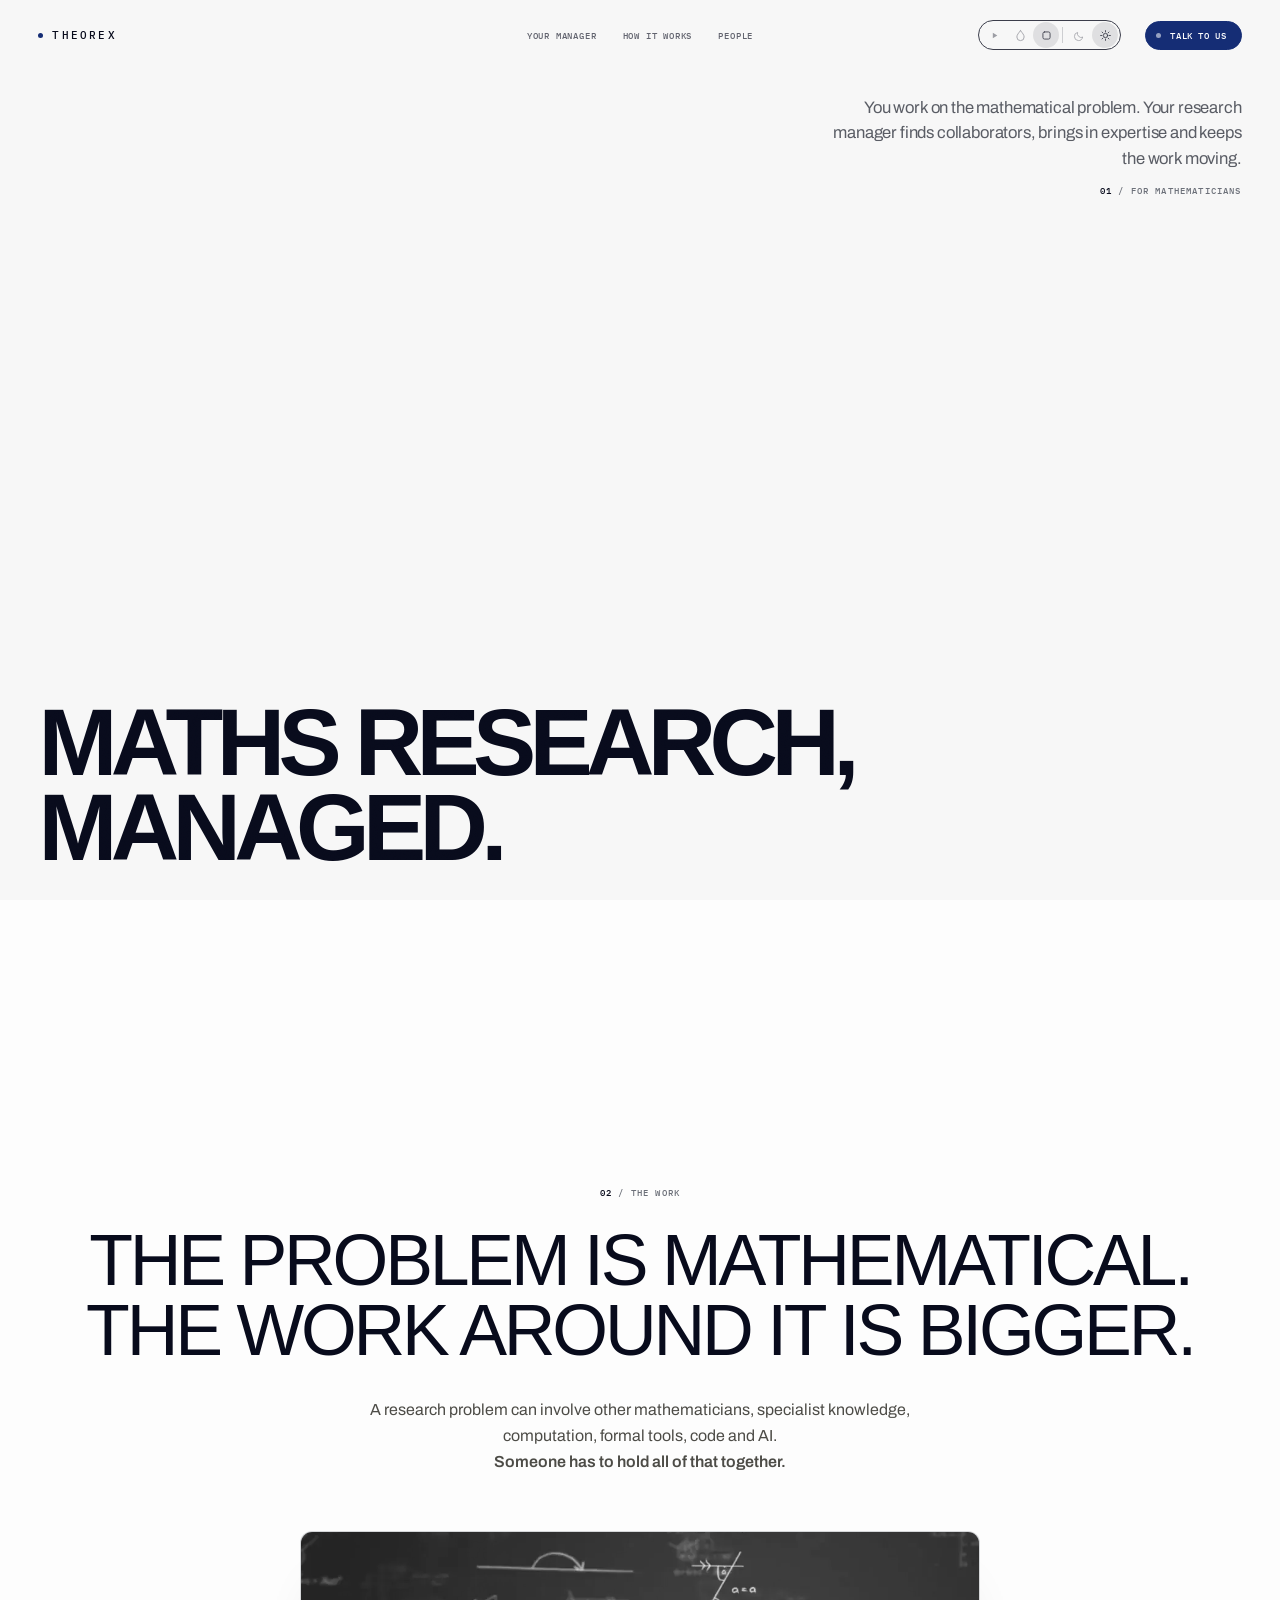
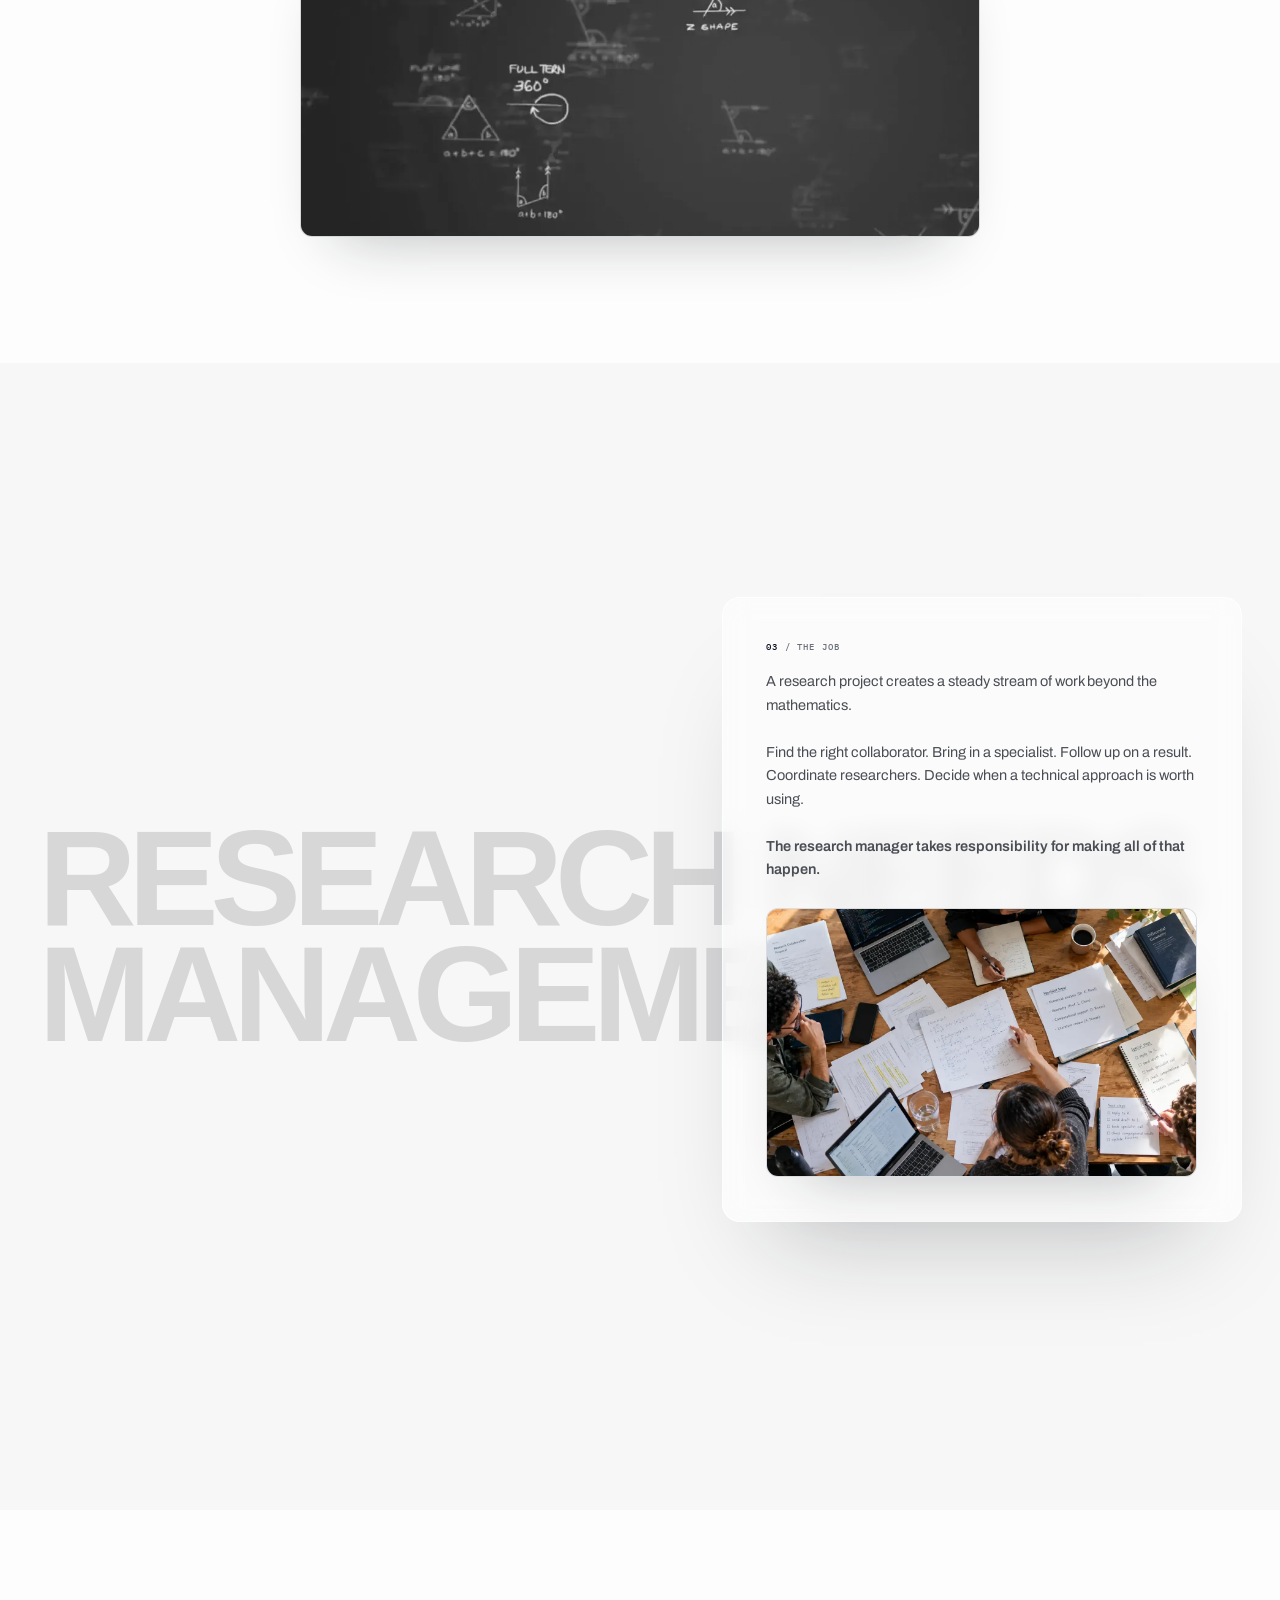
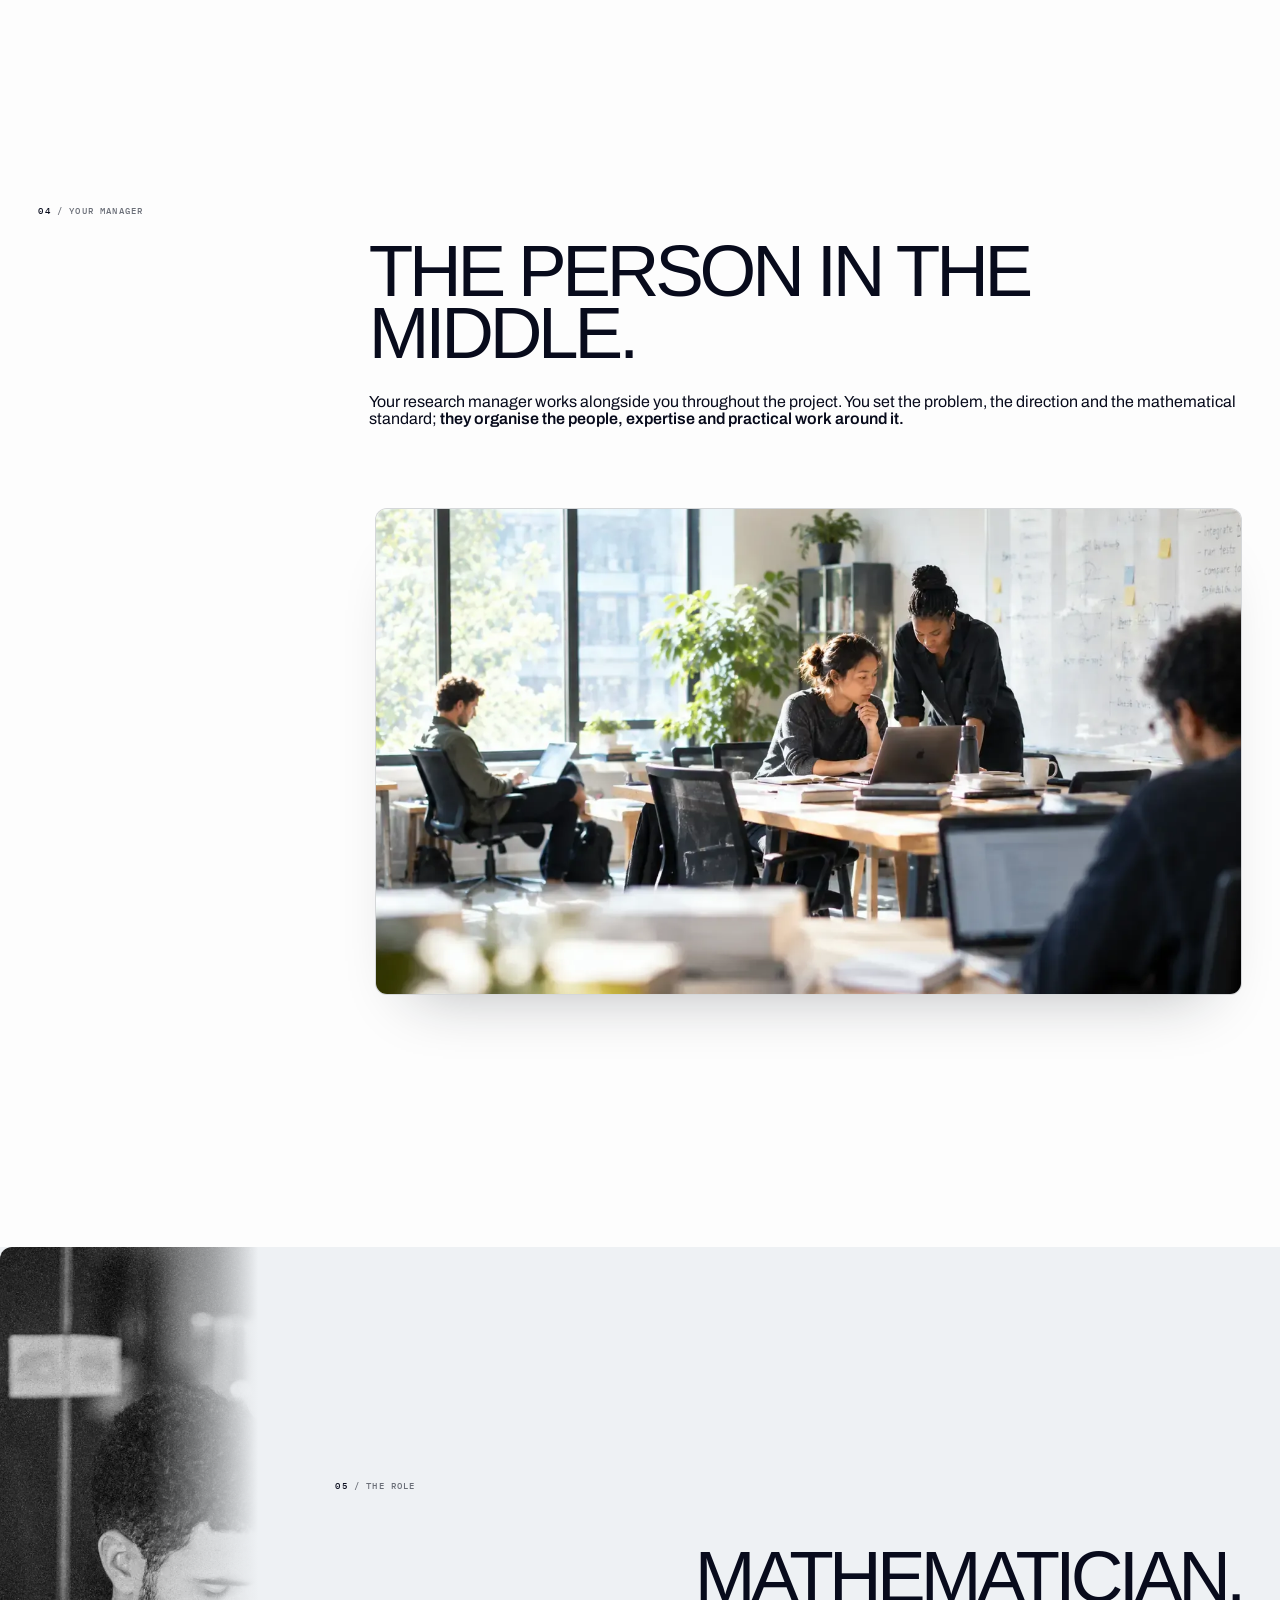
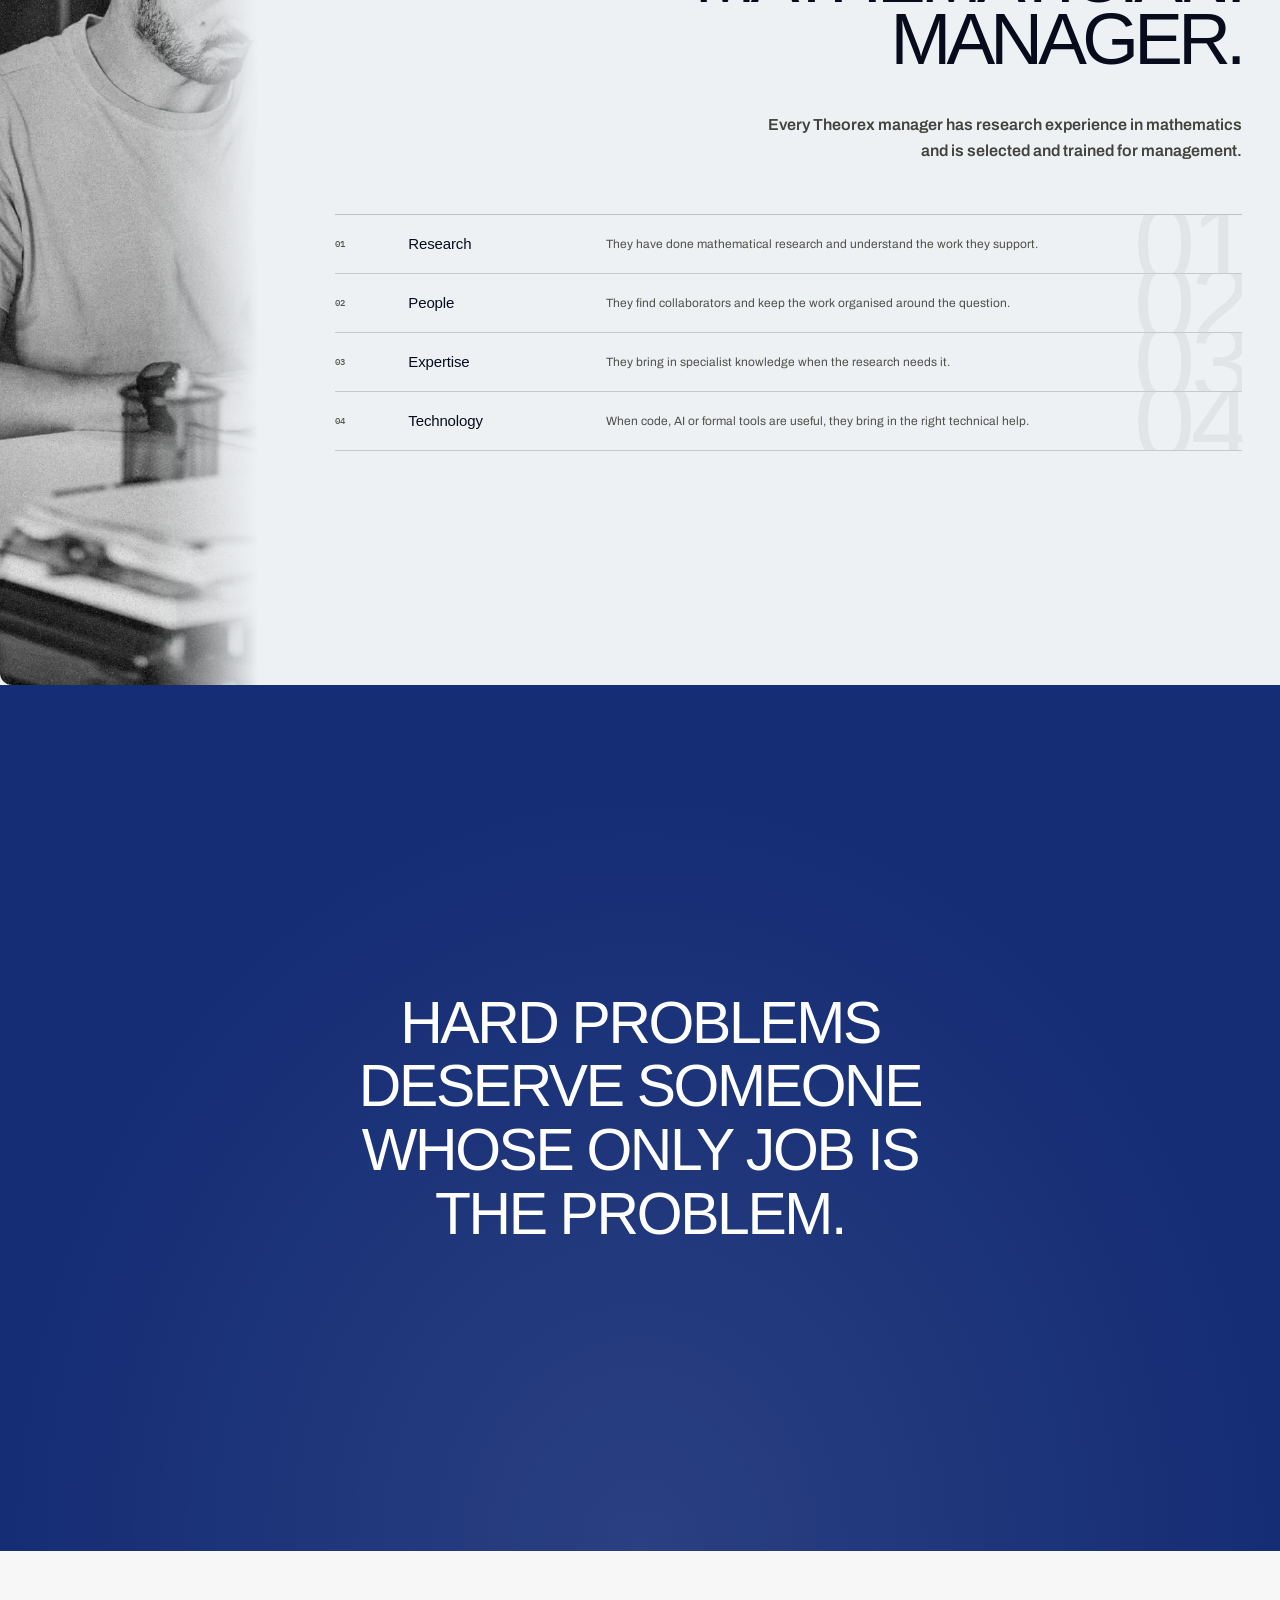
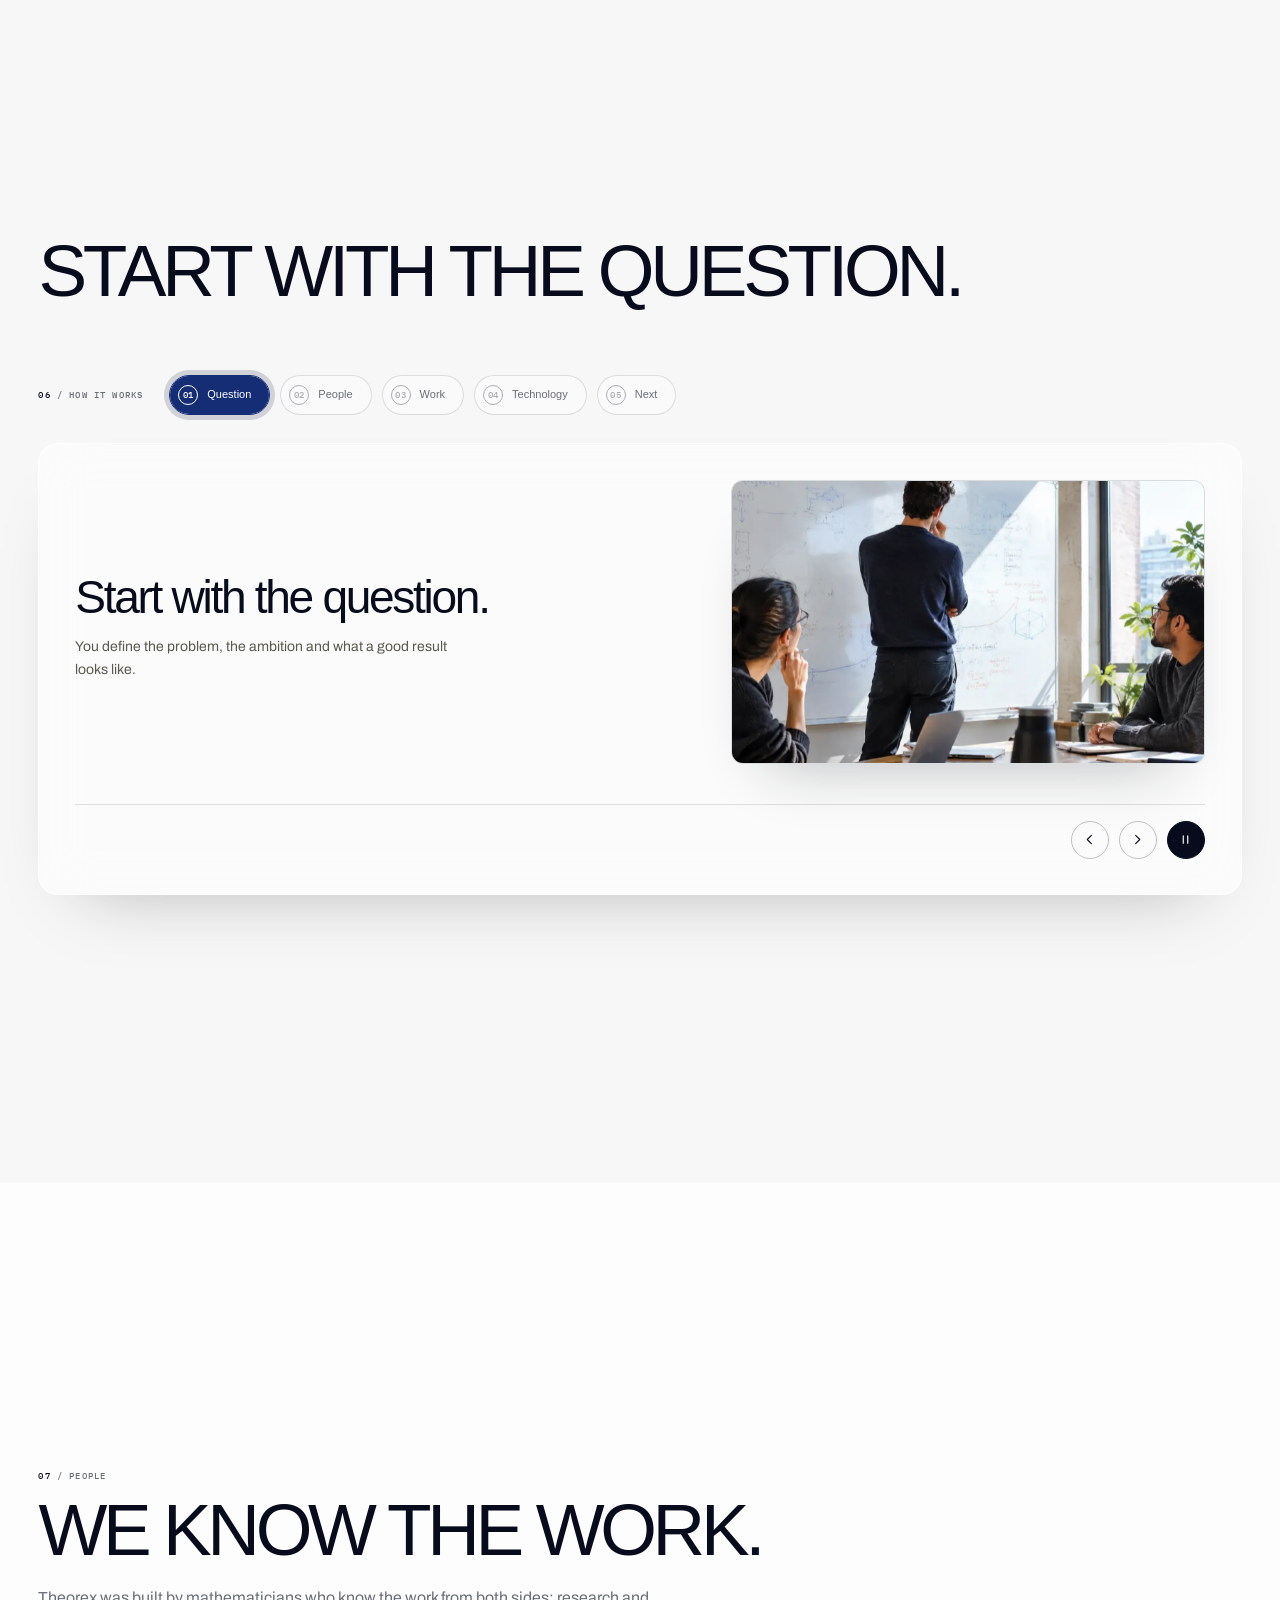
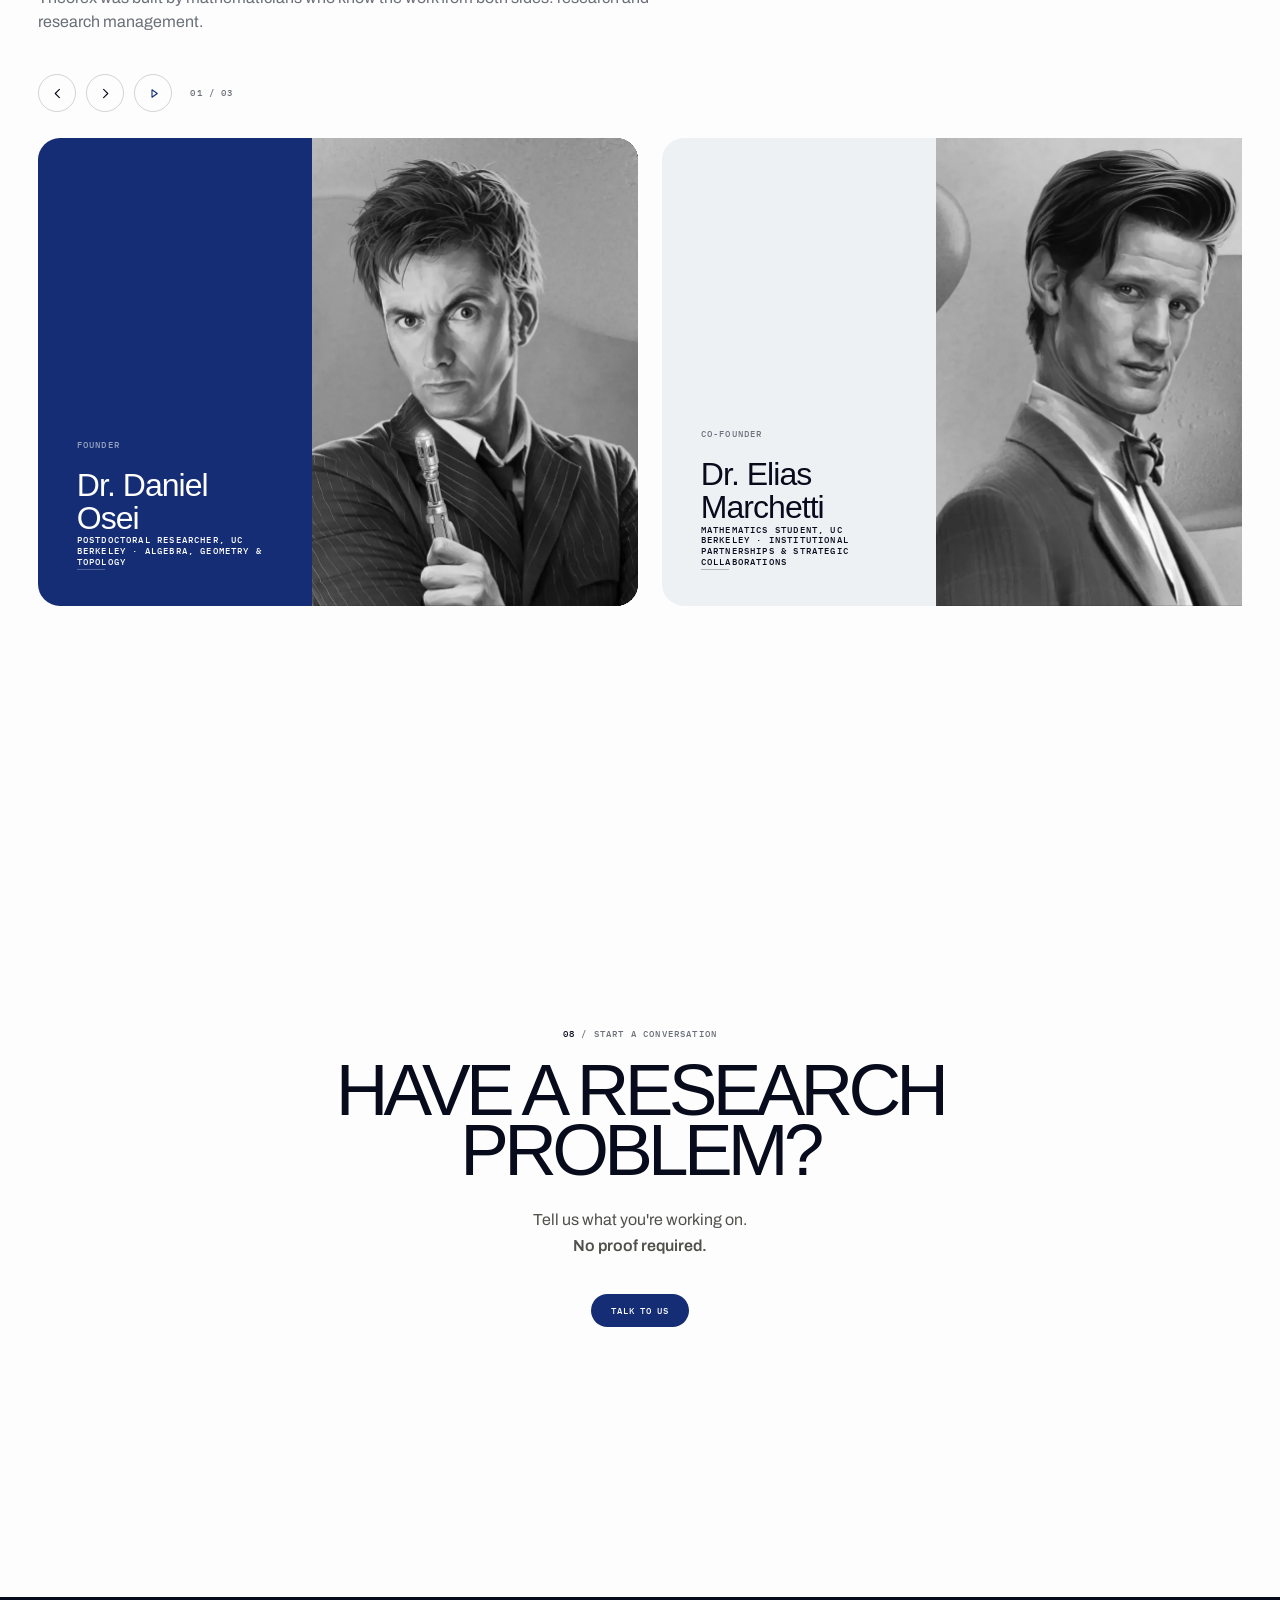
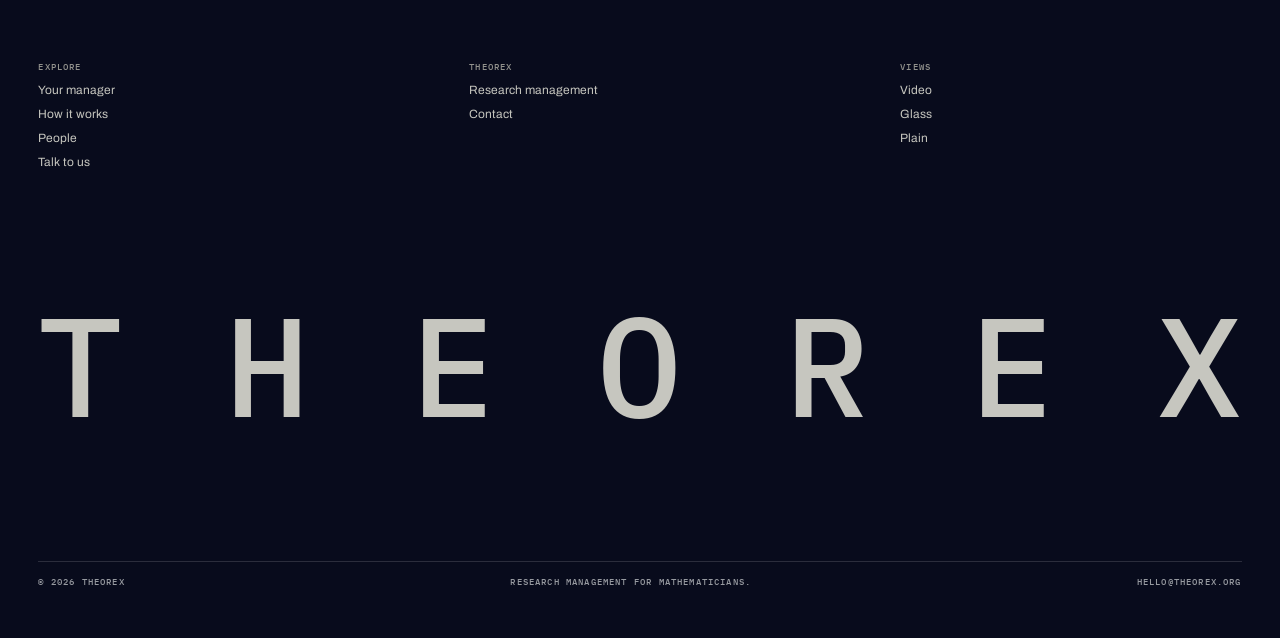
<file: plain.html>
<!DOCTYPE html>
<html lang="en">
 <head>
  <script>(function(){try{var d=document.documentElement,s=localStorage.getItem('theorex-theme');d.dataset.theme=s||(window.matchMedia&&window.matchMedia('(prefers-color-scheme: light)').matches?'light':'dark');}catch(e){document.documentElement.dataset.theme='dark';}})();</script>
  <meta charset="utf-8"/>
  <meta content="width=device-width,initial-scale=1" name="viewport"/>
  <title>
   Theorex &middot; Plain &middot; Research management for mathematicians
  </title>
  <meta content="Theorex provides dedicated research managers for mathematicians. They organise collaborators, specialist expertise and technical work around mathematical research." name="description"/>
  <link href="https://api.fontshare.com" rel="preconnect"/>
  <link href="https://fonts.googleapis.com" rel="preconnect"/>
  <link crossorigin="" href="https://fonts.gstatic.com" rel="preconnect"/>
  <link href="https://api.fontshare.com/v2/css?f[]=satoshi@500,600&amp;display=swap" rel="stylesheet"/>
  <link href="https://fonts.googleapis.com/css2?family=Archivo:wght@400;500;600&amp;family=IBM+Plex+Mono:wght@400;500&amp;display=swap" rel="stylesheet"/>
  <link href="data:image/svg+xml,%3Csvg xmlns='http://www.w3.org/2000/svg' viewBox='0 0 64 64'%3E%3Crect width='64' height='64' rx='14' fill='%2317171c'/%3E%3Ctext x='32' y='45' font-family='Arial,sans-serif' font-weight='700' font-size='34' fill='%23ffffff' text-anchor='middle'%3EM%3C/text%3E%3C/svg%3E" rel="icon"/>
  <svg aria-hidden="true" height="0" style="position:absolute;visibility:hidden" width="0">
   <defs>
    <filter color-interpolation-filters="sRGB" id="theorex-duotone">
     <fecolormatrix type="matrix" values=".32 .56 .12 0 0 .32 .56 .12 0 0 .32 .56 .12 0 0 0 0 0 1 0">
     </fecolormatrix>
    </filter>
   </defs>
  </svg>
  <link href="css/theorex-shared.css" rel="stylesheet"/>
  <link href="css/theorex-plain.css" rel="stylesheet"/>
 </head>
 <body>
  <header class="header" id="siteHeader">
   <div class="header-left">
    <a class="logo" href="https://moeessah.github.io/portfolio/">
     <span class="logo-dot">
     </span>
     THEOREX
    </a>
   </div>
   <nav class="nav">
    <a href="#manager">
     Your manager
    </a>
    <a href="#programme">
     How it works
    </a>
    <a href="#people">
     People
    </a>
   </nav>
   <div class="controls-shell" aria-label="Site display controls">
    <div class="hero-style-toggle" role="navigation" aria-label="Hero style">
     <span class="control-indicator" aria-hidden="true"></span>
     <a class="control-option" href="index.html" aria-label="Video hero" aria-current="false">
      <svg viewBox="0 0 20 20" aria-hidden="true"><path d="M7.4 5.6v8.8l7-4.4-7-4.4Z"/></svg>
     </a>
     <a class="control-option" href="glass.html" aria-label="Glass hero" aria-current="false">
      <svg viewBox="0 0 20 20" aria-hidden="true"><path d="M10 2.6c3 3.6 5.6 6.6 5.6 9.7A5.6 5.6 0 1 1 4.4 12.3C4.4 9.2 7 6.2 10 2.6Z"/></svg>
     </a>
     <a class="control-option active" href="plain.html" aria-label="Plain hero" aria-current="page">
      <svg viewBox="0 0 20 20" aria-hidden="true"><rect x="4.5" y="4.5" width="11" height="11" rx="2.5"/></svg>
     </a>
    </div>
    <span class="controls-divider" aria-hidden="true"></span>
    <button class="theme-toggle" id="themeToggle" type="button" aria-pressed="false" aria-label="Switch to light mode">
     <span class="theme-track" aria-hidden="true">
      <span class="theme-indicator"></span>
      <span class="theme-icon moon"><svg viewBox="0 0 20 20" aria-hidden="true"><path d="M14.8 12.9A6.2 6.2 0 0 1 7.1 5.2 6.4 6.4 0 1 0 14.8 12.9Z"/></svg></span>
      <span class="theme-icon sun"><svg viewBox="0 0 20 20" aria-hidden="true"><circle cx="10" cy="10" r="3.3"/><path d="M10 2.5v2M10 15.5v2M17.5 10h-2M4.5 10h-2M15.3 4.7l-1.4 1.4M6.1 13.9l-1.4 1.4M15.3 15.3l-1.4-1.4M6.1 6.1 4.7 4.7"/></svg></span>
     </span>
    </button>
   </div>
   <a class="header-cta fill-hover" href="mailto:hello@theorex.org">
    <span class="cta-label">
     Talk to us
    </span>
   </a>
  </header>
  <main>
   <section class="hero bg-dark" data-section="FOR MATHEMATICIANS">
    <div class="hero-top reveal">
     <p class="hero-sub">
      You work on the mathematical problem. Your research manager finds collaborators, brings in expertise and keeps the work moving.
     </p>
     <span class="hero-eyebrow mono">
      <strong>
       01
      </strong>
      / FOR MATHEMATICIANS
     </span>
    </div>
    <div class="hero-inner">
     <h1 class="reveal plain-title">
      <span>
       MATHS RESEARCH,
       <b class="hero-accent">
        MANAGED.
       </b>
      </span>
     </h1>
    </div>
   </section>
   <section class="shift bg-dark" data-section="THE WORK" id="model">
    <div class="container shift-inner">
     <div class="eyebrow mono reveal">
      <strong>
       02
      </strong>
      / THE WORK
     </div>
     <h2 class="reveal">
      THE PROBLEM IS MATHEMATICAL. THE WORK AROUND IT IS BIGGER.
     </h2>
     <p class="shift-sub reveal">
      A research problem can involve other mathematicians, specialist knowledge, computation, formal tools, code and AI.
      <br/>
      <strong>
       Someone has to hold all of that together.
      </strong>
     </p>
     <div class="shift-media media-frame dark transparent reveal">
      <video data-src="theorexpics/theorex-research-model-expansion.mp4" loop="" muted="" playsinline="" poster="theorexpics/theorex-research-model-expansion-poster.webp" preload="none">
      </video>
     </div>
    </div>
   </section>
   <section class="thesis bg-dark" data-section="THE JOB">
    <div aria-hidden="true" class="thesis-ghost reveal">
     RESEARCH NEEDS MANAGEMENT
    </div>
    <div class="thesis-panel reveal">
     <div class="eyebrow mono">
      <strong>
       03
      </strong>
      / THE JOB
     </div>
     <p>
      A research project creates a steady stream of work beyond the mathematics.
      <br/>
      <br/>
      Find the right collaborator. Bring in a specialist. Follow up on a result. Coordinate researchers. Decide when a technical approach is worth using.
      <br/>
      <br/>
      <strong>
       The research manager takes responsibility for making all of that happen.
      </strong>
     </p>
     <div class="media-frame dark">
      <img alt="" decoding="async" loading="lazy" src="theorexpics/theorex-human-research-system.webp"/>
     </div>
    </div>
   </section>
   <section class="human" data-section="YOUR MANAGER" id="manager-overview">
    <div class="container">
     <div class="section-head reveal">
      <div class="eyebrow mono">
       <strong>
        04
       </strong>
       / YOUR MANAGER
      </div>
      <div>
       <h2>
        THE PERSON IN THE MIDDLE.
       </h2>
       <p class="manager-intro">
        Your research manager works alongside you throughout the project. You set the problem, the direction and the mathematical standard;
        <strong>
         they organise the people, expertise and practical work around it.
        </strong>
       </p>
      </div>
     </div>
     <div class="human-media media-frame reveal">
      <img alt="" decoding="async" loading="lazy" src="theorexpics/theorex-research-collaboration.webp"/>
     </div>
    </div>
   </section>
   <section class="role" data-section="THE ROLE" id="manager">
    <div class="role-spine reveal-left">
     <div class="media-frame">
      <img alt="" decoding="async" loading="lazy" src="theorexpics/theorex-role-manager-spine.webp"/>
     </div>
    </div>
    <div class="role-body">
     <div class="eyebrow mono reveal">
      <strong>
       05
      </strong>
      / THE ROLE
     </div>
     <div class="role-heading-wrap reveal-right">
      <h2>
       MATHEMATICIAN. MANAGER.
      </h2>
     </div>
     <div class="role-copy reveal-right">
      <p>
       <strong>
        Every Theorex manager has research experience in mathematics and is selected and trained for management.
       </strong>
      </p>
     </div>
     <div class="role-list reveal">
      <div class="role-item">
       <span class="n">
        01
       </span>
       <strong>
        Research
       </strong>
       <span class="d">
        They have done mathematical research and understand the work they support.
       </span>
       <span aria-hidden="true" class="ghost">
        01
       </span>
      </div>
      <div class="role-item">
       <span class="n">
        02
       </span>
       <strong>
        People
       </strong>
       <span class="d">
        They find collaborators and keep the work organised around the question.
       </span>
       <span aria-hidden="true" class="ghost">
        02
       </span>
      </div>
      <div class="role-item">
       <span class="n">
        03
       </span>
       <strong>
        Expertise
       </strong>
       <span class="d">
        They bring in specialist knowledge when the research needs it.
       </span>
       <span aria-hidden="true" class="ghost">
        03
       </span>
      </div>
      <div class="role-item">
       <span class="n">
        04
       </span>
       <strong>
        Technology
       </strong>
       <span class="d">
        When code, AI or formal tools are useful, they bring in the right technical help.
       </span>
       <span aria-hidden="true" class="ghost">
        04
       </span>
      </div>
     </div>
    </div>
   </section>
   <section class="signal">
    <div class="container signal-inner reveal">
     <h3>
      HARD PROBLEMS DESERVE SOMEONE WHOSE ONLY JOB IS THE PROBLEM.
     </h3>
    </div>
   </section>
   <section class="programme" data-section="HOW IT WORKS" id="programme">
    <div class="container">
     <div class="programme-intro reveal">
      <h2>
       START WITH THE QUESTION.
      </h2>
     </div>
     <div class="carousel reveal" data-carousel="">
      <div class="carousel-pillrow">
       <span class="eyebrow mono carousel-label">
        <strong>
         06
        </strong>
        / HOW IT WORKS
       </span>
       <div aria-label="How it works stages" class="carousel-pills" role="tablist">
        <button aria-selected="true" class="pill active" data-index="0" role="tab">
         <b>
          01
         </b>
         <span class="pill-label">
          Question
         </span>
        </button>
        <button aria-selected="false" class="pill" data-index="1" role="tab">
         <b>
          02
         </b>
         <span class="pill-label">
          People
         </span>
        </button>
        <button aria-selected="false" class="pill" data-index="2" role="tab">
         <b>
          03
         </b>
         <span class="pill-label">
          Work
         </span>
        </button>
        <button aria-selected="false" class="pill" data-index="3" role="tab">
         <b>
          04
         </b>
         <span class="pill-label">
          Technology
         </span>
        </button>
        <button aria-selected="false" class="pill" data-index="4" role="tab">
         <b>
          05
         </b>
         <span class="pill-label">
          Next
         </span>
        </button>
       </div>
      </div>
      <div class="carousel-card">
       <div class="carousel-slides">
        <article class="slide active" data-index="0">
         <div class="slide-copy">
          <h3>
           Start with the question.
          </h3>
          <p>
           You define the problem, the ambition and what a good result looks like.
          </p>
         </div>
         <div class="slide-visual media-frame">
          <img alt="" decoding="async" loading="lazy" src="theorexpics/theorex-programme-question.webp"/>
         </div>
        </article>
        <article class="slide" data-index="1">
         <div class="slide-copy">
          <h3>
           Find the right people.
          </h3>
          <p>
           The manager finds collaborators, specialist mentors and technical contributors when the research needs them.
          </p>
         </div>
         <div class="slide-visual media-frame">
          <img alt="" decoding="async" loading="lazy" src="theorexpics/theorex-programme-people.webp"/>
         </div>
        </article>
        <article class="slide" data-index="2">
         <div class="slide-copy">
          <h3>
           Keep the work moving.
          </h3>
          <p>
           They follow results, conversations and open questions, and make sure nothing important gets lost.
          </p>
         </div>
         <div class="slide-visual media-frame">
          <img alt="" decoding="async" loading="lazy" src="theorexpics/theorex-programme-work.webp"/>
         </div>
        </article>
        <article class="slide" data-index="3">
         <div class="slide-copy">
          <h3>
           Use technology when it helps.
          </h3>
          <p>
           When code, AI or formal tools are useful, the manager brings in the right technical help.
          </p>
         </div>
         <div class="slide-visual media-frame">
          <img alt="" decoding="async" loading="lazy" src="theorexpics/theorex-programme-tools.webp"/>
         </div>
        </article>
        <article class="slide" data-index="4">
         <div class="slide-copy">
          <h3>
           Bring it back to the question.
          </h3>
          <p>
           The manager brings results, decisions and next steps back to you.
          </p>
         </div>
         <div class="slide-visual media-frame">
          <img alt="" decoding="async" loading="lazy" src="theorexpics/theorex-programme-next.webp"/>
         </div>
        </article>
       </div>
       <div class="carousel-controls">
        <div class="carousel-buttons">
         <button aria-label="Previous stage" class="carousel-arrow" data-dir="-1">
          <svg aria-hidden="true" viewbox="0 0 20 20">
           <path d="M12.5 4.5 7 10l5.5 5.5">
           </path>
          </svg>
         </button>
         <button aria-label="Next stage" class="carousel-arrow" data-dir="1">
          <svg aria-hidden="true" viewbox="0 0 20 20">
           <path d="m7.5 4.5 5.5 5.5-5.5 5.5">
           </path>
          </svg>
         </button>
         <button aria-label="Pause automatic sequence" class="carousel-play" data-play="">
          <svg aria-hidden="true" class="icon-pause" viewbox="0 0 20 20">
           <path d="M7 5v10M13 5v10">
           </path>
          </svg>
          <svg aria-hidden="true" class="icon-play" viewbox="0 0 20 20">
           <path d="m8 5 7 5-7 5z">
           </path>
          </svg>
         </button>
        </div>
       </div>
      </div>
     </div>
    </div>
   </section>
   <section class="people bg-dark" data-section="PEOPLE" id="people">
    <div class="container">
     <div class="people-head reveal">
      <div class="eyebrow mono">
       <strong>
        07
       </strong>
       / PEOPLE
      </div>
      <h2>
       WE KNOW THE WORK.
      </h2>
      <p>
       Theorex was built by mathematicians who know the work from both sides: research and research management.
      </p>
     </div>
     <div class="reveal" data-people-carousel="">
      <div class="people-controls">
       <button aria-label="Previous person" class="carousel-arrow" data-dir="-1">
        <svg aria-hidden="true" viewbox="0 0 20 20">
         <path d="M12.5 4.5 7 10l5.5 5.5">
         </path>
        </svg>
       </button>
       <button aria-label="Next person" class="carousel-arrow" data-dir="1">
        <svg aria-hidden="true" viewbox="0 0 20 20">
         <path d="m7.5 4.5 5.5 5.5-5.5 5.5">
         </path>
        </svg>
       </button>
       <button aria-label="Pause automatic sequence" class="carousel-play" data-play="">
        <svg aria-hidden="true" class="icon-pause" viewbox="0 0 20 20">
         <path d="M7 5v10M13 5v10">
         </path>
        </svg>
        <svg aria-hidden="true" class="icon-play" viewbox="0 0 20 20">
         <path d="m8 5 7 5-7 5z">
         </path>
        </svg>
       </button>
       <span class="mono people-index">
        01 / 03
       </span>
      </div>
      <div class="people-track-wrap">
       <div class="people-track">
        <article class="people-card" data-tone="accent">
         <div class="people-panel">
          <div class="people-role mono">
           Founder
          </div>
          <div class="people-name">
           Dr. Daniel
           <br/>
           Osei
          </div>
          <p class="people-detail mono">
           Postdoctoral researcher, UC Berkeley &middot; Algebra, geometry &amp; topology
          </p>
         </div>
         <div class="people-photo">
          <img alt="Portrait of Dr. Daniel Osei" decoding="async" loading="lazy" src="theorexpics/daniel-osei-portrait.webp"/>
          <img alt="" aria-hidden="true" class="people-color" decoding="async" loading="lazy" src="theorexpics/daniel-osei-portrait.webp"/>
         </div>
        </article>
        <article class="people-card" data-tone="sage">
         <div class="people-panel">
          <div class="people-role mono">
           Co-founder
          </div>
          <div class="people-name">
           Dr. Elias
           <br/>
           Marchetti
          </div>
          <p class="people-detail mono">
           Mathematics student, UC Berkeley &middot; Institutional partnerships &amp; strategic collaborations
          </p>
         </div>
         <div class="people-photo">
          <img alt="Portrait of Dr. Elias Marchetti" decoding="async" loading="lazy" src="theorexpics/elias-marchetti-portrait.webp"/>
          <img alt="" aria-hidden="true" class="people-color" decoding="async" loading="lazy" src="theorexpics/elias-marchetti-portrait.webp"/>
         </div>
        </article>
        <article class="people-card" data-tone="paper">
         <div class="people-panel">
          <div class="people-role mono">
           Research Manager
          </div>
          <div class="people-name">
           Priya
           <br/>
           Anand
          </div>
          <p class="people-detail mono">
           MSc in Mathematics &middot; 10 research projects, about 30 researchers
          </p>
         </div>
         <div class="people-photo">
          <img alt="Portrait of Priya Anand" decoding="async" loading="lazy" src="theorexpics/priya-anand-portrait.webp"/>
          <img alt="" aria-hidden="true" class="people-color" decoding="async" loading="lazy" src="theorexpics/priya-anand-portrait.webp"/>
         </div>
        </article>
       </div>
      </div>
     </div>
    </div>
   </section>
   <section class="start" data-section="START A CONVERSATION" id="start">
    <div class="container start-center reveal">
     <div class="eyebrow mono">
      <strong>
       08
      </strong>
      / START A CONVERSATION
     </div>
     <h2>
      HAVE A RESEARCH PROBLEM?
     </h2>
     <p class="start-sub">
      Tell us what you're working on.
      <br/>
      <strong>
       No proof required.
      </strong>
     </p>
     <div class="start-actions">
      <form class="pill-contact" id="contactForm">
       <span>
        Talk to us
       </span>
       <span class="pill-contact-reveal">
        <input aria-label="Email address" class="pill-contact-input" name="email" placeholder="you@example.com" required="" type="email"/>
        <button aria-label="Send" class="pill-contact-submit" type="submit">
         <svg aria-hidden="true" viewbox="0 0 20 20">
          <path d="M4 10h11M10.5 5.5 15 10l-4.5 4.5">
          </path>
         </svg>
        </button>
       </span>
      </form>
     </div>
    </div>
   </section>
  </main>
  <footer>
   <div class="footer-grid">
    <div class="footer-col">
     <span class="label mono">
      EXPLORE
     </span>
     <a href="#manager">
      Your manager
     </a>
     <a href="#programme">
      How it works
     </a>
     <a href="#people">
      People
     </a>
     <a href="#start">
      Talk to us
     </a>
    </div>
    <div class="footer-col">
     <span class="label mono">
      THEOREX
     </span>
     <a href="#programme">
      Research management
     </a>
     <a href="mailto:hello@theorex.org">
      Contact
     </a>
    </div>
    <div class="footer-col footer-version-col">
     <span class="label mono">
      VIEWS
     </span>
     <a href="index.html">
      Video
     </a>
     <a href="glass.html">
      Glass
     </a>
     <a href="plain.html">
      Plain
     </a>
    </div>
   </div>
   <div aria-hidden="true" class="footer-mark">
    <span>
     T
    </span>
    <span>
     H
    </span>
    <span>
     E
    </span>
    <span>
     O
    </span>
    <span>
     R
    </span>
    <span>
     E
    </span>
    <span>
     X
    </span>
   </div>
   <div class="footer-bottom mono">
    <span>
     &copy; 2026 Theorex
    </span>
    <span>
     Research management for mathematicians.
    </span>
    <span>
     hello@theorex.org
    </span>
   </div>
  </footer>
  <script src="js/theorex-shared.js">
  </script>
 </body>
</html>
</file>
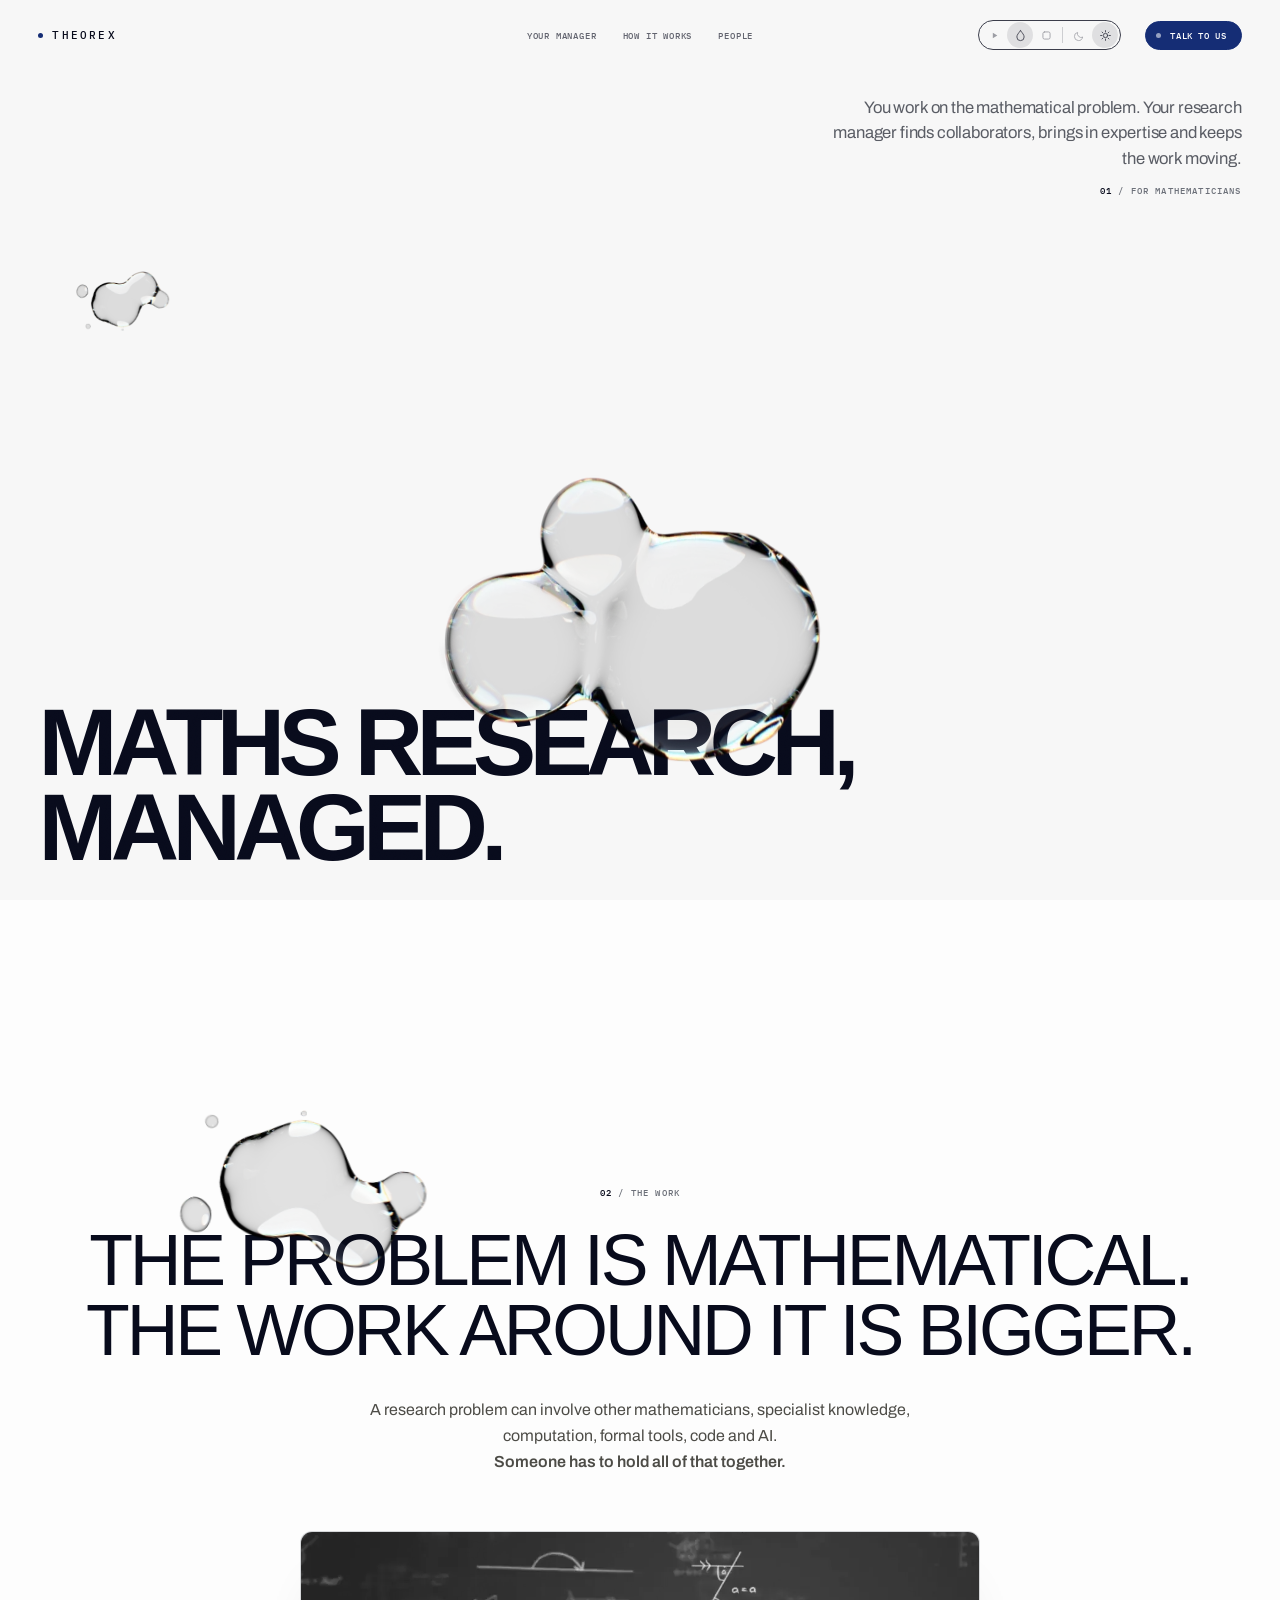
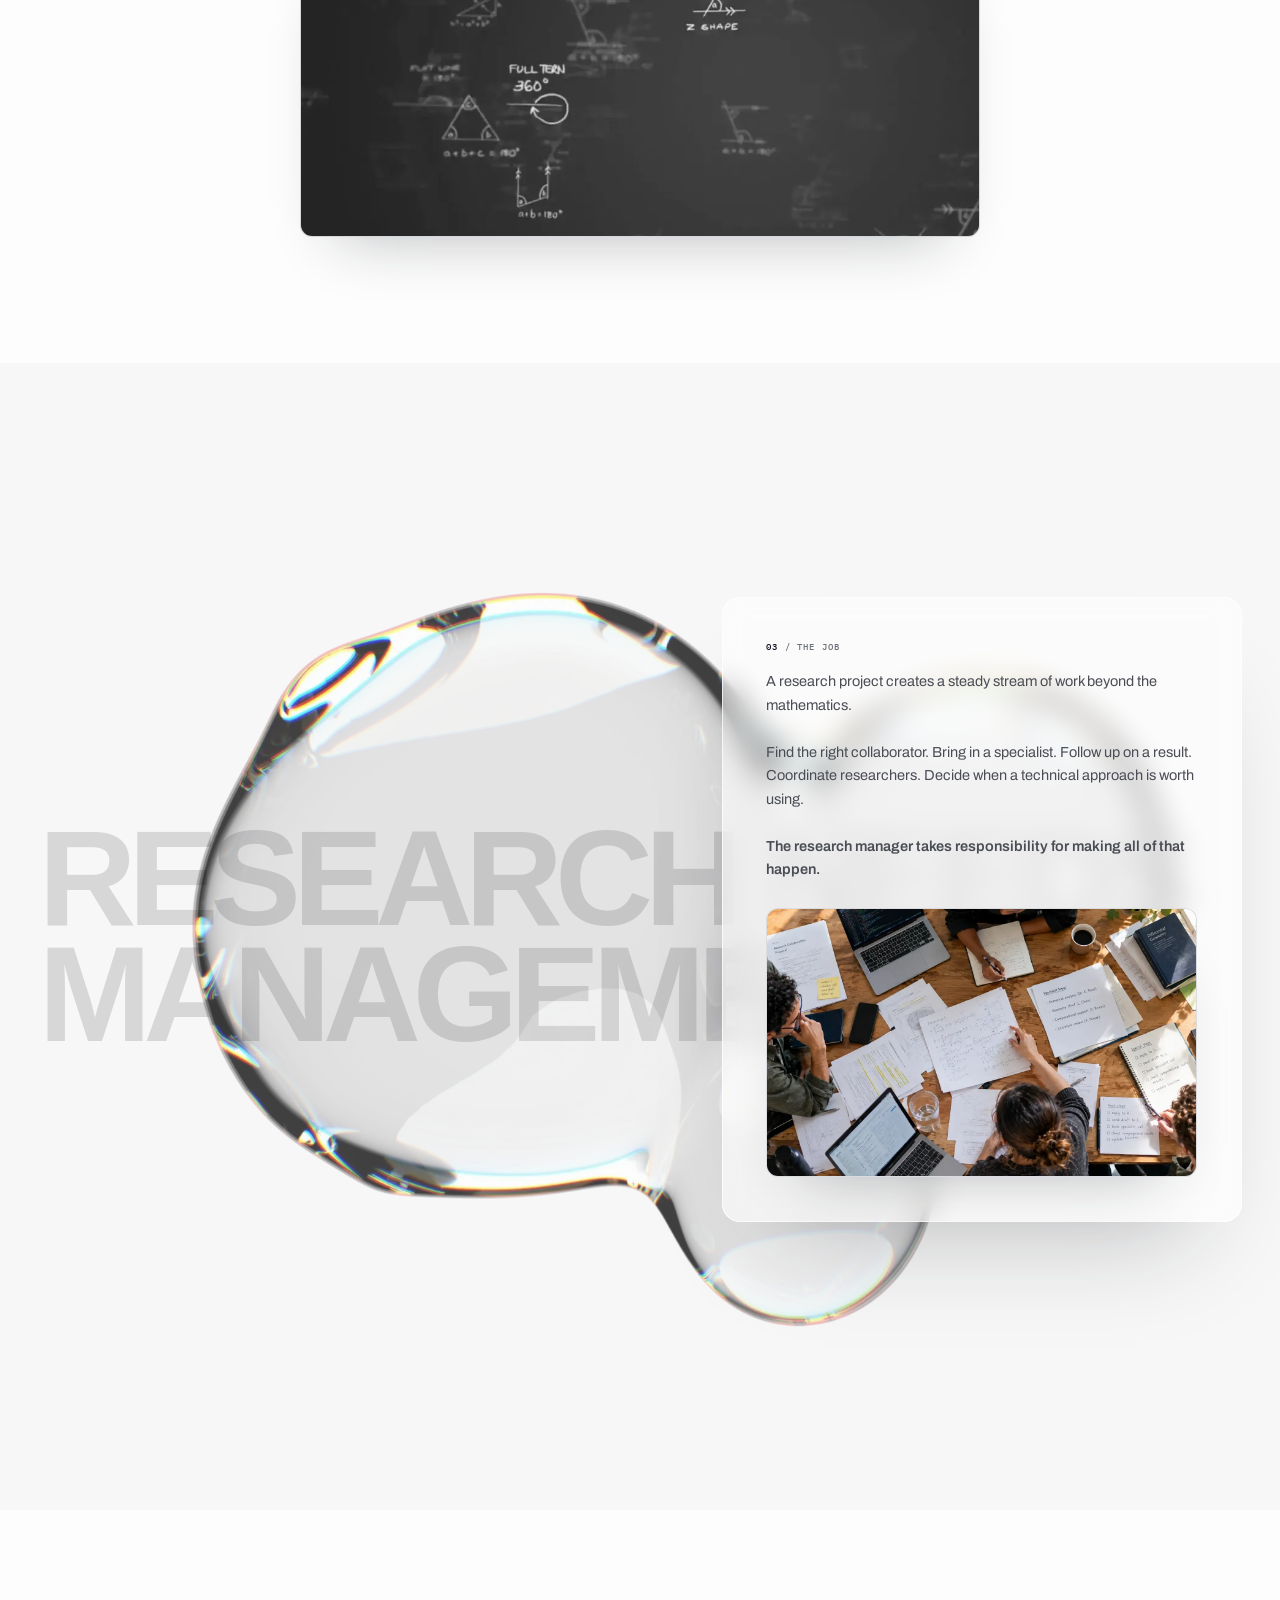
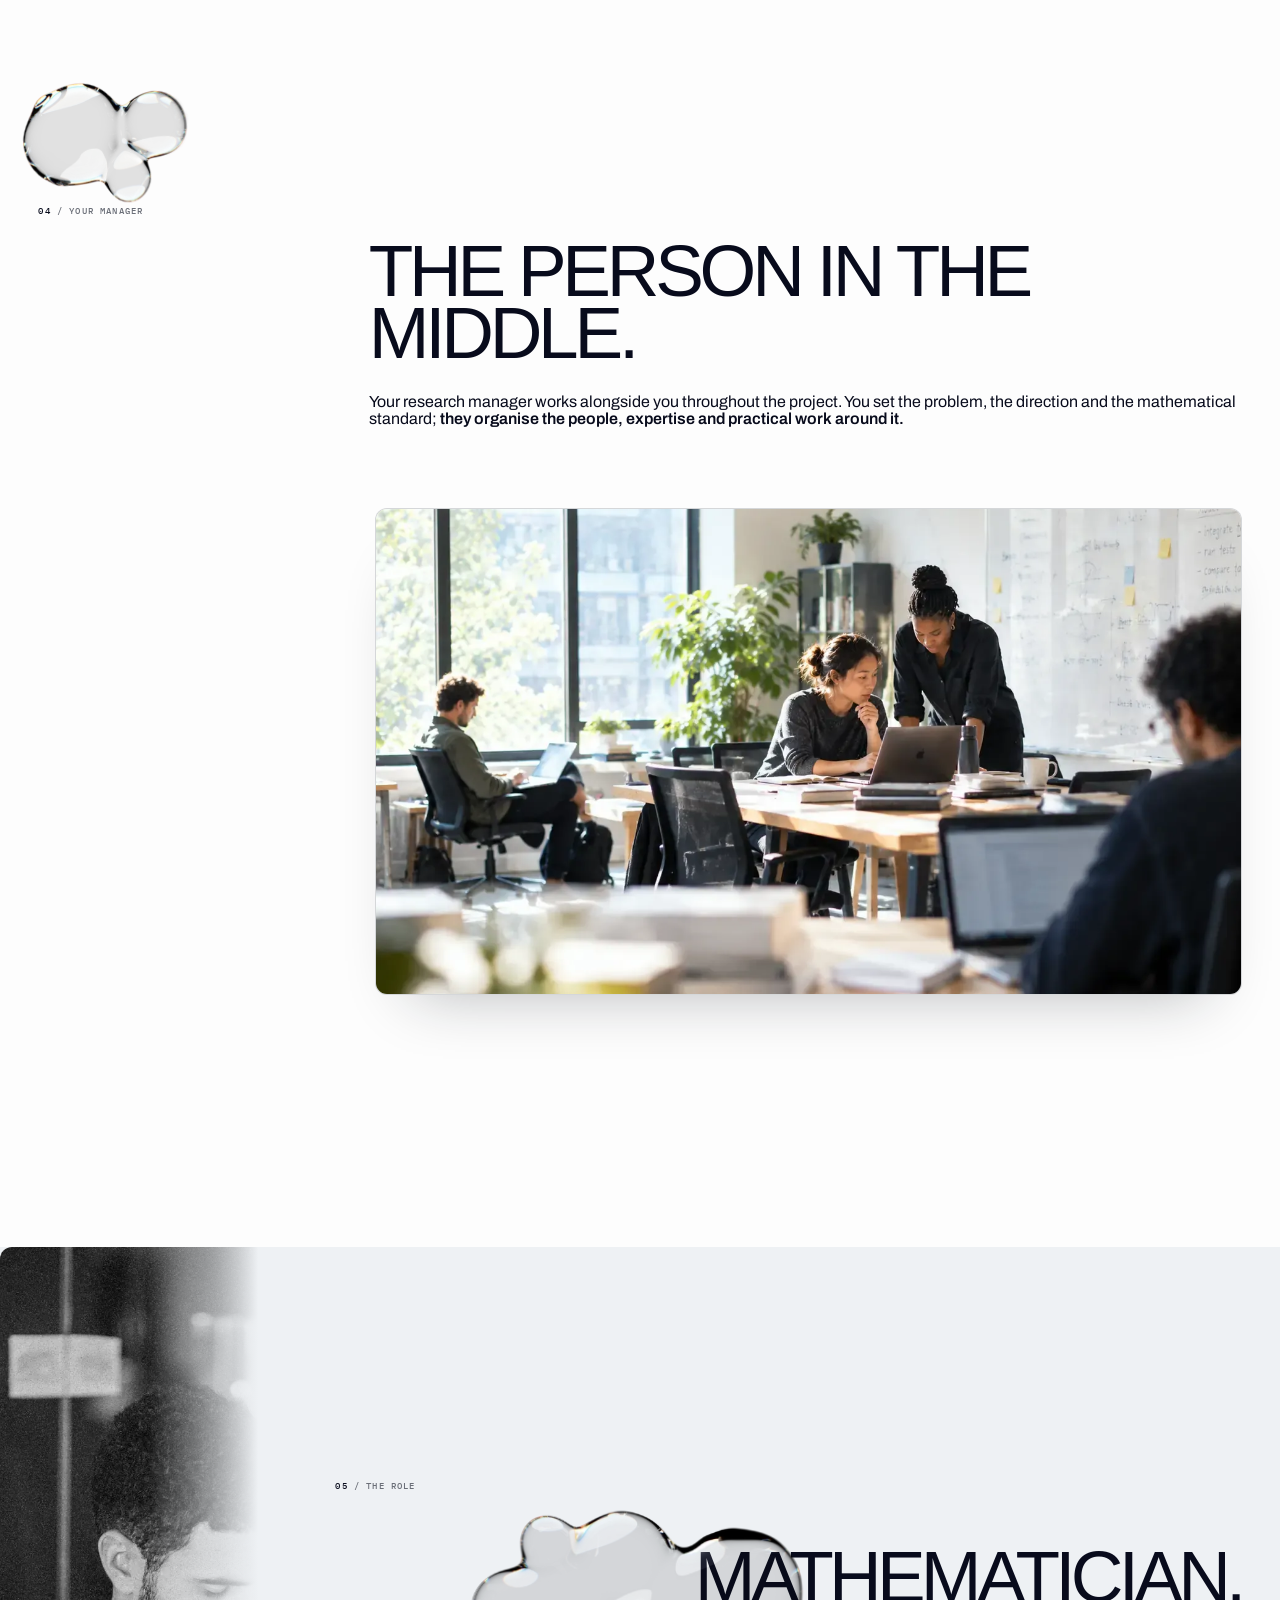
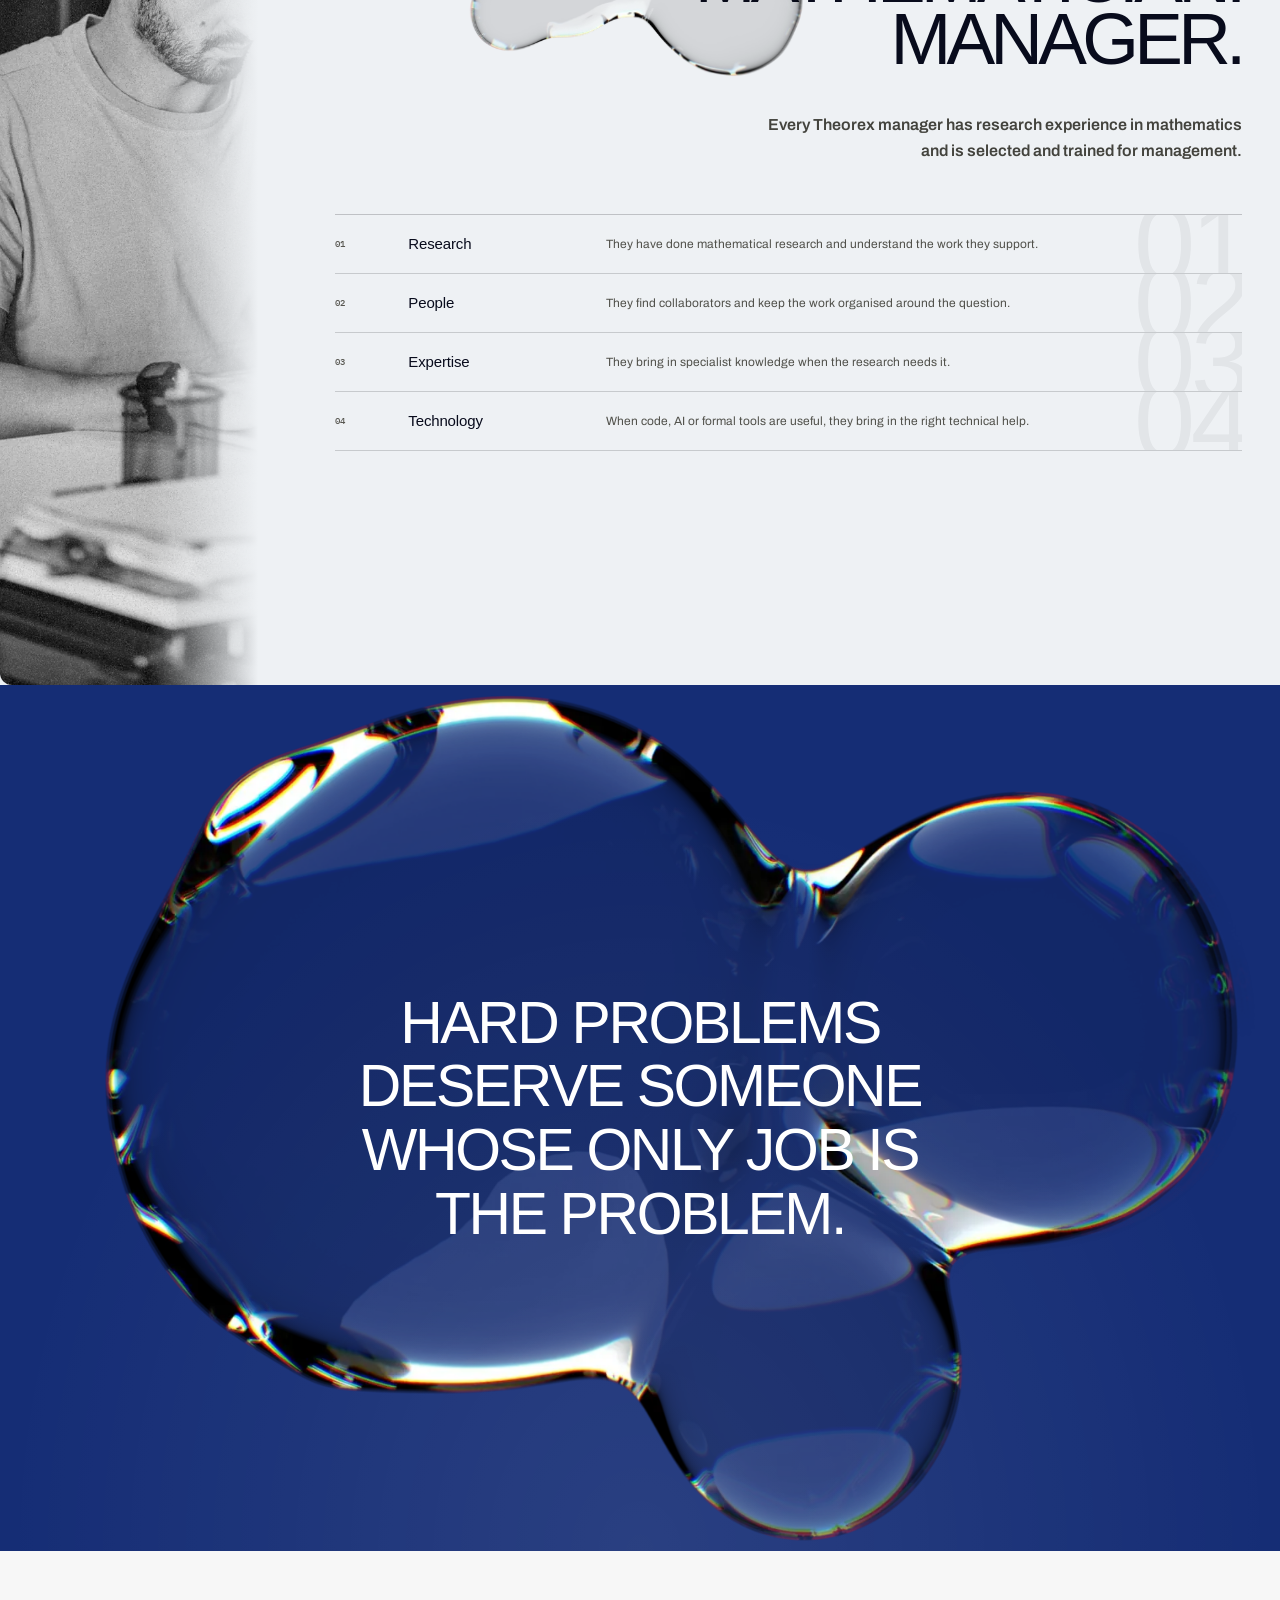
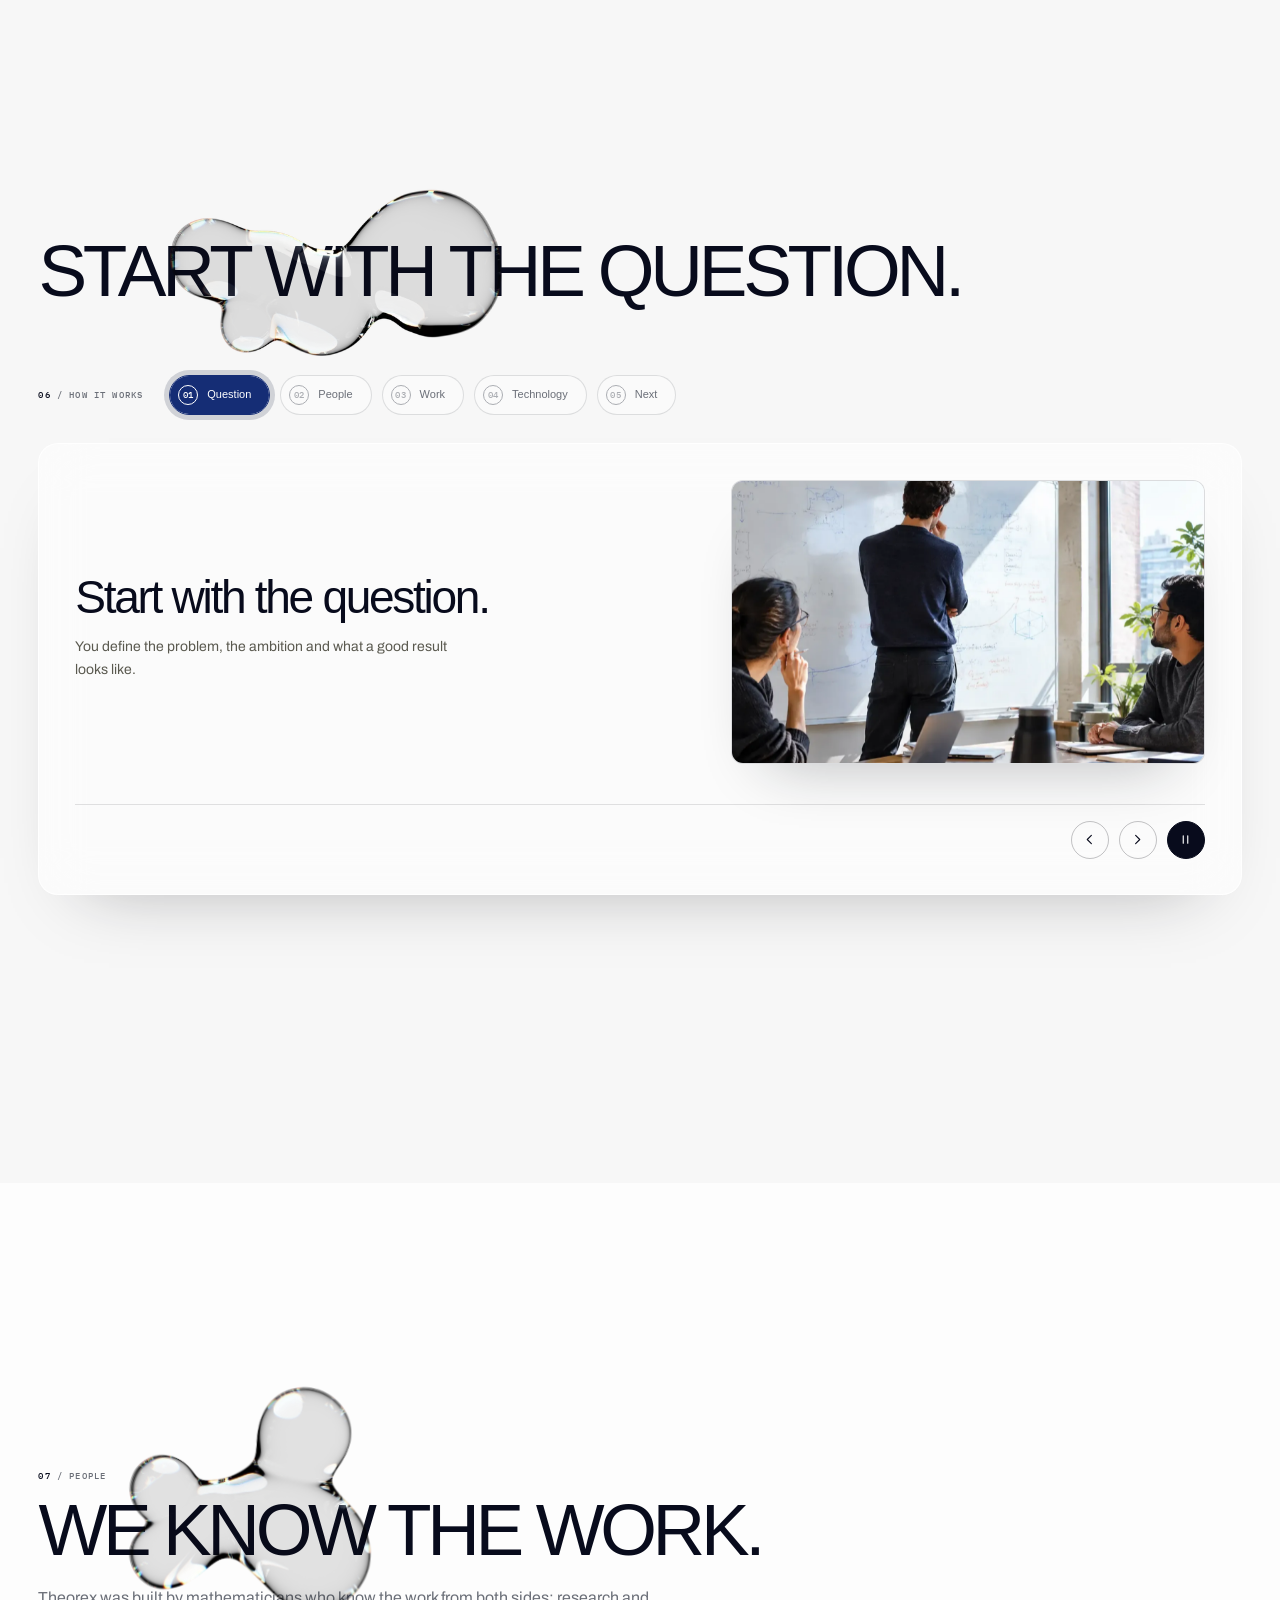
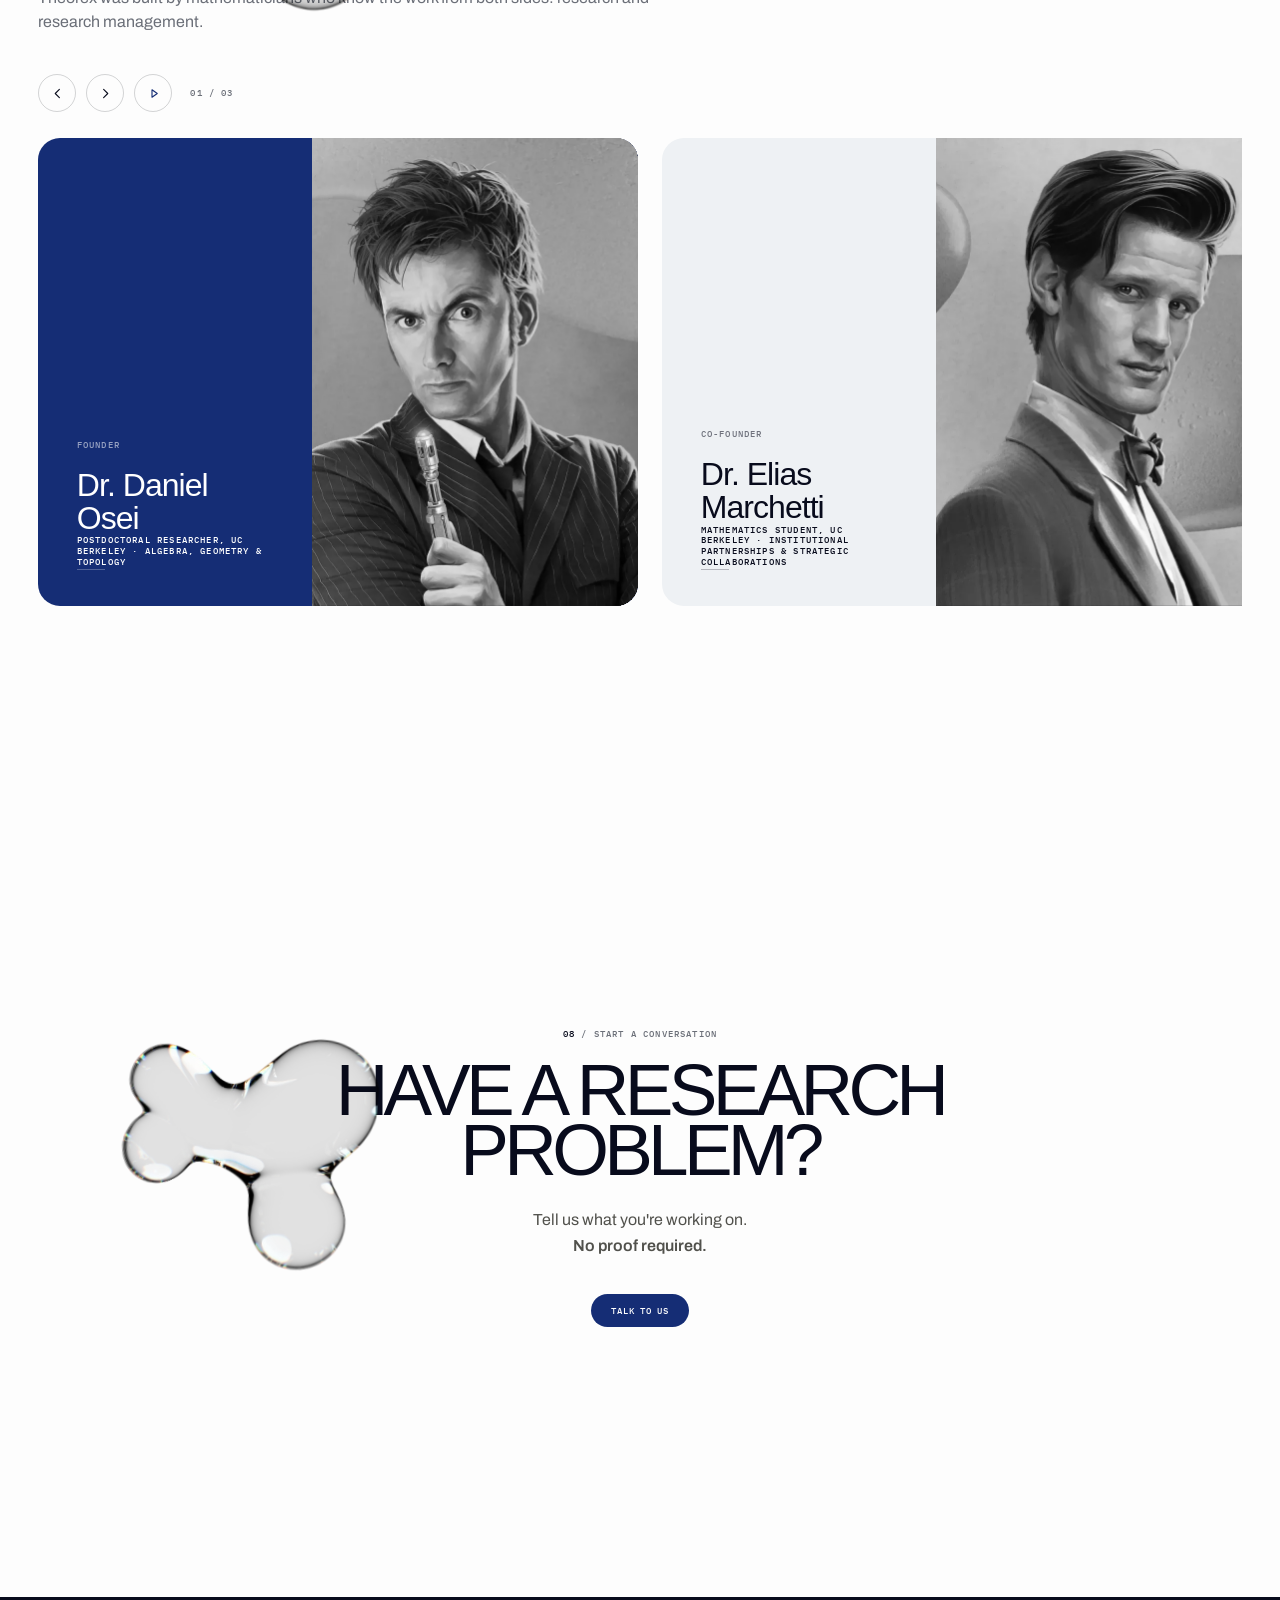
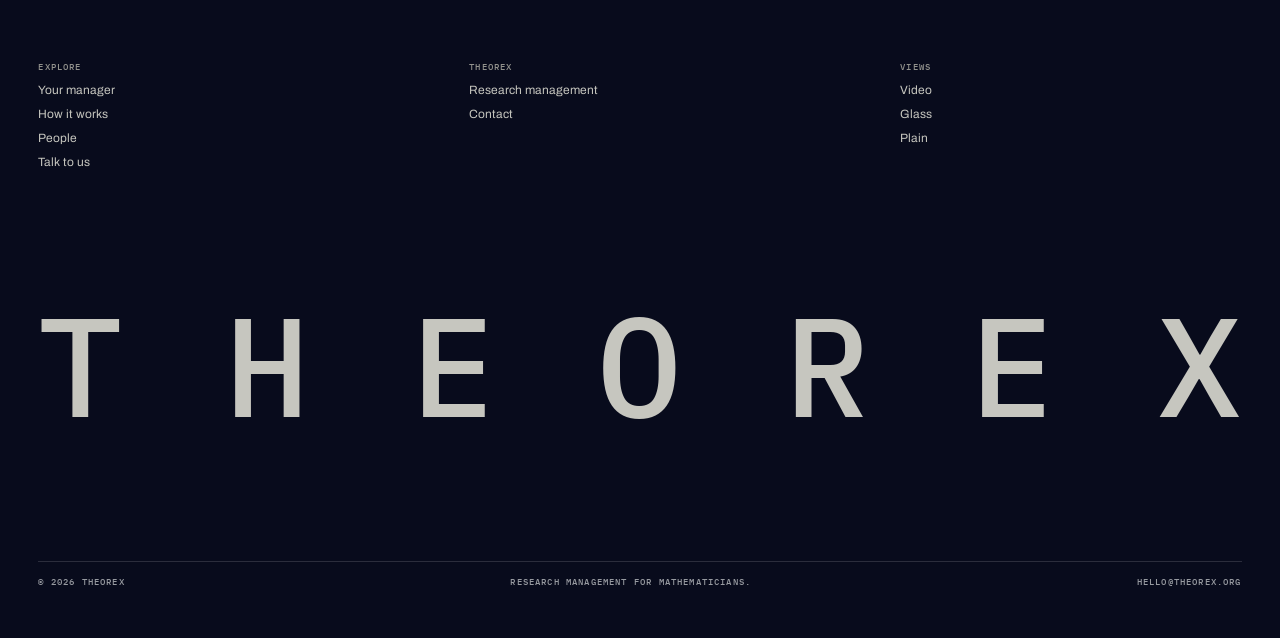
<file: theorex-glass.html>
<!DOCTYPE html>
<html lang="en">
 <head>
  <script>(function(){try{var d=document.documentElement,s=localStorage.getItem('theorex-theme');d.dataset.theme=s||(window.matchMedia&&window.matchMedia('(prefers-color-scheme: light)').matches?'light':'dark');}catch(e){document.documentElement.dataset.theme='dark';}})();</script>
  <meta charset="utf-8"/>
  <meta content="width=device-width,initial-scale=1" name="viewport"/>
  <title>
   Theorex &middot; Glass &middot; Research management for mathematicians
  </title>
  <meta content="Theorex provides dedicated research managers for mathematicians. They organise collaborators, specialist expertise and technical work around mathematical research." name="description"/>
  <link href="https://api.fontshare.com" rel="preconnect"/>
  <link href="https://fonts.googleapis.com" rel="preconnect"/>
  <link crossorigin="" href="https://fonts.gstatic.com" rel="preconnect"/>
  <link href="https://api.fontshare.com/v2/css?f[]=satoshi@500,600&amp;display=swap" rel="stylesheet"/>
  <link href="https://fonts.googleapis.com/css2?family=Archivo:wght@400;500;600&amp;family=IBM+Plex+Mono:wght@400;500&amp;display=swap" rel="stylesheet"/>
  <link href="data:image/svg+xml,%3Csvg xmlns='http://www.w3.org/2000/svg' viewBox='0 0 64 64'%3E%3Crect width='64' height='64' rx='14' fill='%2317171c'/%3E%3Ctext x='32' y='45' font-family='Arial,sans-serif' font-weight='700' font-size='34' fill='%23ffffff' text-anchor='middle'%3EM%3C/text%3E%3C/svg%3E" rel="icon"/>
  <svg aria-hidden="true" height="0" style="position:absolute;visibility:hidden" width="0">
   <defs>
    <filter color-interpolation-filters="sRGB" id="theorex-duotone">
     <fecolormatrix type="matrix" values=".32 .56 .12 0 0 .32 .56 .12 0 0 .32 .56 .12 0 0 0 0 0 1 0">
     </fecolormatrix>
    </filter>
   </defs>
  </svg>
  <link href="css/theorex-shared.css" rel="stylesheet"/>
  <link href="css/theorex-glass.css" rel="stylesheet"/>
 </head>
 <body>
  <header class="header" id="siteHeader">
   <div class="header-left">
    <a class="logo" href="index.html">
     <span class="logo-dot">
     </span>
     THEOREX
    </a>
   </div>
   <nav class="nav">
    <a href="#manager">
     Your manager
    </a>
    <a href="#programme">
     How it works
    </a>
    <a href="#people">
     People
    </a>
   </nav>
   <div class="controls-shell" aria-label="Site display controls">
    <div class="hero-style-toggle" role="navigation" aria-label="Hero style">
     <span class="control-indicator" aria-hidden="true"></span>
     <a class="control-option" href="index.html" aria-label="Video hero" aria-current="false">
      <svg viewBox="0 0 20 20" aria-hidden="true"><path d="M7.4 5.6v8.8l7-4.4-7-4.4Z"/></svg>
     </a>
     <a class="control-option active" href="theorex-glass.html" aria-label="Glass hero" aria-current="page">
      <svg viewBox="0 0 20 20" aria-hidden="true"><path d="M10 2.6c3 3.6 5.6 6.6 5.6 9.7A5.6 5.6 0 1 1 4.4 12.3C4.4 9.2 7 6.2 10 2.6Z"/></svg>
     </a>
     <a class="control-option" href="theorex-plain.html" aria-label="Plain hero" aria-current="false">
      <svg viewBox="0 0 20 20" aria-hidden="true"><rect x="4.5" y="4.5" width="11" height="11" rx="2.5"/></svg>
     </a>
    </div>
    <span class="controls-divider" aria-hidden="true"></span>
    <button class="theme-toggle" id="themeToggle" type="button" aria-pressed="false" aria-label="Switch to light mode">
     <span class="theme-track" aria-hidden="true">
      <span class="theme-indicator"></span>
      <span class="theme-icon moon"><svg viewBox="0 0 20 20" aria-hidden="true"><path d="M14.8 12.9A6.2 6.2 0 0 1 7.1 5.2 6.4 6.4 0 1 0 14.8 12.9Z"/></svg></span>
      <span class="theme-icon sun"><svg viewBox="0 0 20 20" aria-hidden="true"><circle cx="10" cy="10" r="3.3"/><path d="M10 2.5v2M10 15.5v2M17.5 10h-2M4.5 10h-2M15.3 4.7l-1.4 1.4M6.1 13.9l-1.4 1.4M15.3 15.3l-1.4-1.4M6.1 6.1 4.7 4.7"/></svg></span>
     </span>
    </button>
   </div>
   <a class="header-cta fill-hover" href="mailto:hello@theorex.org">
    <span class="cta-label">
     Talk to us
    </span>
   </a>
  </header>
  <main>
   <section class="hero bg-dark" data-section="FOR MATHEMATICIANS">
    <div aria-hidden="true" class="glass-field hero-glass-field">
     <div class="glass hero-text-glass" style="width:clamp(420px,36.4vw,672px);--x:calc(42% + 90px);--y:calc(69vh + 5px);--dx:18px;--dy:-14px;--r:3deg;--dr:-2deg;--speed:46s">
      <img alt="" decoding="async" loading="eager" src="theorexpics/glass/(5).webp"/>
     </div>
     <div class="glass hero-small-glass" style="width:clamp(63px,7.5vw,114px);--x:9%;--y:33.5vh;--dx:18px;--dy:-14px;--r:-4deg;--dr:-2deg;--speed:46s">
      <img alt="" decoding="async" loading="eager" src="theorexpics/glass/(3).webp"/>
     </div>
    </div>
    <div class="hero-top reveal">
     <p class="hero-sub">
      You work on the mathematical problem. Your research manager finds collaborators, brings in expertise and keeps the work moving.
     </p>
     <span class="hero-eyebrow mono">
      <strong>
       01
      </strong>
      / FOR MATHEMATICIANS
     </span>
    </div>
    <div class="hero-inner">
     <h1 class="reveal glass-title">
      <span>
       MATHS RESEARCH,
       <b class="hero-accent">
        MANAGED.
       </b>
      </span>
     </h1>
    </div>
   </section>
   <section class="shift bg-dark" data-section="THE WORK" id="model">
    <div aria-hidden="true" class="glass-field">
     <div class="glass" style="--x:calc(50% - 330px);--y:calc(31% - 50px);--dx:18px;--dy:-14px;--r:4deg;--dr:-2deg;--speed:46s">
      <img alt="" decoding="async" loading="lazy" src="theorexpics/glass/(11).webp"/>
     </div>
    </div>
    <div class="container shift-inner">
     <div class="eyebrow mono reveal">
      <strong>
       02
      </strong>
      / THE WORK
     </div>
     <h2 class="reveal">
      THE PROBLEM IS MATHEMATICAL. THE WORK AROUND IT IS BIGGER.
     </h2>
     <p class="shift-sub reveal">
      A research problem can involve other mathematicians, specialist knowledge, computation, formal tools, code and AI.
      <br/>
      <strong>
       Someone has to hold all of that together.
      </strong>
     </p>
     <div class="shift-media media-frame dark transparent reveal">
      <video data-src="theorexpics/theorex-research-model-expansion.mp4" loop="" muted="" playsinline="" poster="theorexpics/theorex-research-model-expansion-poster.webp" preload="none">
      </video>
     </div>
    </div>
   </section>
   <section class="thesis bg-dark" data-section="THE JOB">
    <img alt="" aria-hidden="true" class="thesis-glass" decoding="async" loading="lazy" src="theorexpics/glass/(7).webp"/>
    <div aria-hidden="true" class="thesis-ghost reveal">
     RESEARCH NEEDS MANAGEMENT
    </div>
    <div class="thesis-panel reveal">
     <div class="eyebrow mono">
      <strong>
       03
      </strong>
      / THE JOB
     </div>
     <p>
      A research project creates a steady stream of work beyond the mathematics.
      <br/>
      <br/>
      Find the right collaborator. Bring in a specialist. Follow up on a result. Coordinate researchers. Decide when a technical approach is worth using.
      <br/>
      <br/>
      <strong>
       The research manager takes responsibility for making all of that happen.
      </strong>
     </p>
     <div class="media-frame dark">
      <img alt="" decoding="async" loading="lazy" src="theorexpics/theorex-human-research-system.webp"/>
     </div>
    </div>
   </section>
   <section class="human" data-section="YOUR MANAGER" id="manager-overview">
    <div aria-hidden="true" class="glass-field">
     <div class="glass" style="width:clamp(180px,16vw,270px);--x:calc(10% - 15px);--y:calc(15% - 33px + 68px);--dx:18px;--dy:-14px;--r:-5deg;--dr:-2deg;--speed:46s">
      <img alt="" decoding="async" loading="lazy" src="theorexpics/glass/(9).webp"/>
     </div>
    </div>
    <div class="container">
     <div class="section-head reveal">
      <div class="eyebrow mono">
       <strong>
        04
       </strong>
       / YOUR MANAGER
      </div>
      <div>
       <h2>
        THE PERSON IN THE MIDDLE.
       </h2>
       <p class="manager-intro">
        Your research manager works alongside you throughout the project. You set the problem, the direction and the mathematical standard;
        <strong>
         they organise the people, expertise and practical work around it.
        </strong>
       </p>
      </div>
     </div>
     <div class="human-media media-frame reveal">
      <img alt="" decoding="async" loading="lazy" src="theorexpics/theorex-research-collaboration.webp"/>
     </div>
    </div>
   </section>
   <section class="role" data-section="THE ROLE" id="manager">
    <div aria-hidden="true" class="glass-field">
     <div class="glass glass-flip" style="width:clamp(273px,26vw,468px);--x:calc(21% + 360px);--y:calc(28% - 55px + 13vh);--dx:18px;--dy:-14px;--r:0deg;--dr:-2deg;--speed:46s">
      <img alt="" decoding="async" loading="lazy" src="theorexpics/glass/(6).webp"/>
     </div>
    </div>
    <div class="role-spine reveal-left">
     <div class="media-frame">
      <img alt="" decoding="async" loading="lazy" src="theorexpics/theorex-role-manager-spine.webp"/>
     </div>
    </div>
    <div class="role-body">
     <div class="eyebrow mono reveal">
      <strong>
       05
      </strong>
      / THE ROLE
     </div>
     <div class="role-heading-wrap reveal-right">
      <h2>
       MATHEMATICIAN. MANAGER.
      </h2>
     </div>
     <div class="role-copy reveal-right">
      <p>
       <strong>
        Every Theorex manager has research experience in mathematics and is selected and trained for management.
       </strong>
      </p>
     </div>
     <div class="role-list reveal">
      <div class="role-item">
       <span class="n">
        01
       </span>
       <strong>
        Research
       </strong>
       <span class="d">
        They have done mathematical research and understand the work they support.
       </span>
       <span aria-hidden="true" class="ghost">
        01
       </span>
      </div>
      <div class="role-item">
       <span class="n">
        02
       </span>
       <strong>
        People
       </strong>
       <span class="d">
        They find collaborators and keep the work organised around the question.
       </span>
       <span aria-hidden="true" class="ghost">
        02
       </span>
      </div>
      <div class="role-item">
       <span class="n">
        03
       </span>
       <strong>
        Expertise
       </strong>
       <span class="d">
        They bring in specialist knowledge when the research needs it.
       </span>
       <span aria-hidden="true" class="ghost">
        03
       </span>
      </div>
      <div class="role-item">
       <span class="n">
        04
       </span>
       <strong>
        Technology
       </strong>
       <span class="d">
        When code, AI or formal tools are useful, they bring in the right technical help.
       </span>
       <span aria-hidden="true" class="ghost">
        04
       </span>
      </div>
     </div>
    </div>
   </section>
   <section class="signal">
    <img alt="" aria-hidden="true" class="signal-glass" decoding="async" loading="lazy" src="theorexpics/glass/(7).webp"/>
    <div class="container signal-inner reveal">
     <h3>
      HARD PROBLEMS DESERVE SOMEONE WHOSE ONLY JOB IS THE PROBLEM.
     </h3>
    </div>
   </section>
   <section class="programme" data-section="HOW IT WORKS" id="programme">
    <div aria-hidden="true" class="glass-field">
     <div class="glass" style="width:clamp(293px,25.9vw,431px);--x:calc(29% - 40px);--y:calc(19% - 20px + 16vh - 40px);--dx:18px;--dy:-14px;--r:0deg;--dr:-2deg;--speed:46s">
      <img alt="" decoding="async" loading="lazy" src="theorexpics/glass/(10).webp"/>
     </div>
    </div>
    <div class="container">
     <div class="programme-intro reveal">
      <h2>
       START WITH THE QUESTION.
      </h2>
     </div>
     <div class="carousel reveal" data-carousel="">
      <div class="carousel-pillrow">
       <span class="eyebrow mono carousel-label">
        <strong>
         06
        </strong>
        / HOW IT WORKS
       </span>
       <div aria-label="How it works stages" class="carousel-pills" role="tablist">
        <button aria-selected="true" class="pill active" data-index="0" role="tab">
         <b>
          01
         </b>
         <span class="pill-label">
          Question
         </span>
        </button>
        <button aria-selected="false" class="pill" data-index="1" role="tab">
         <b>
          02
         </b>
         <span class="pill-label">
          People
         </span>
        </button>
        <button aria-selected="false" class="pill" data-index="2" role="tab">
         <b>
          03
         </b>
         <span class="pill-label">
          Work
         </span>
        </button>
        <button aria-selected="false" class="pill" data-index="3" role="tab">
         <b>
          04
         </b>
         <span class="pill-label">
          Technology
         </span>
        </button>
        <button aria-selected="false" class="pill" data-index="4" role="tab">
         <b>
          05
         </b>
         <span class="pill-label">
          Next
         </span>
        </button>
       </div>
      </div>
      <div class="carousel-card">
       <div class="carousel-slides">
        <article class="slide active" data-index="0">
         <div class="slide-copy">
          <h3>
           Start with the question.
          </h3>
          <p>
           You define the problem, the ambition and what a good result looks like.
          </p>
         </div>
         <div class="slide-visual media-frame">
          <img alt="" decoding="async" loading="lazy" src="theorexpics/theorex-programme-question.webp"/>
         </div>
        </article>
        <article class="slide" data-index="1">
         <div class="slide-copy">
          <h3>
           Find the right people.
          </h3>
          <p>
           The manager finds collaborators, specialist mentors and technical contributors when the research needs them.
          </p>
         </div>
         <div class="slide-visual media-frame">
          <img alt="" decoding="async" loading="lazy" src="theorexpics/theorex-programme-people.webp"/>
         </div>
        </article>
        <article class="slide" data-index="2">
         <div class="slide-copy">
          <h3>
           Keep the work moving.
          </h3>
          <p>
           They follow results, conversations and open questions, and make sure nothing important gets lost.
          </p>
         </div>
         <div class="slide-visual media-frame">
          <img alt="" decoding="async" loading="lazy" src="theorexpics/theorex-programme-work.webp"/>
         </div>
        </article>
        <article class="slide" data-index="3">
         <div class="slide-copy">
          <h3>
           Use technology when it helps.
          </h3>
          <p>
           When code, AI or formal tools are useful, the manager brings in the right technical help.
          </p>
         </div>
         <div class="slide-visual media-frame">
          <img alt="" decoding="async" loading="lazy" src="theorexpics/theorex-programme-tools.webp"/>
         </div>
        </article>
        <article class="slide" data-index="4">
         <div class="slide-copy">
          <h3>
           Bring it back to the question.
          </h3>
          <p>
           The manager brings results, decisions and next steps back to you.
          </p>
         </div>
         <div class="slide-visual media-frame">
          <img alt="" decoding="async" loading="lazy" src="theorexpics/theorex-programme-next.webp"/>
         </div>
        </article>
       </div>
       <div class="carousel-controls">
        <div class="carousel-buttons">
         <button aria-label="Previous stage" class="carousel-arrow" data-dir="-1">
          <svg aria-hidden="true" viewbox="0 0 20 20">
           <path d="M12.5 4.5 7 10l5.5 5.5">
           </path>
          </svg>
         </button>
         <button aria-label="Next stage" class="carousel-arrow" data-dir="1">
          <svg aria-hidden="true" viewbox="0 0 20 20">
           <path d="m7.5 4.5 5.5 5.5-5.5 5.5">
           </path>
          </svg>
         </button>
         <button aria-label="Pause automatic sequence" class="carousel-play" data-play="">
          <svg aria-hidden="true" class="icon-pause" viewbox="0 0 20 20">
           <path d="M7 5v10M13 5v10">
           </path>
          </svg>
          <svg aria-hidden="true" class="icon-play" viewbox="0 0 20 20">
           <path d="m8 5 7 5-7 5z">
           </path>
          </svg>
         </button>
        </div>
       </div>
      </div>
     </div>
    </div>
   </section>
   <section class="people bg-dark" data-section="PEOPLE" id="people">
    <div aria-hidden="true" class="glass-field">
     <div class="glass" style="width:clamp(216px,19.2vw,324px);--x:calc(18% + 25px);--y:calc(18% - 75px + 16vh);--dx:18px;--dy:-14px;--r:-4deg;--dr:-2deg;--speed:46s">
      <img alt="" decoding="async" loading="lazy" src="theorexpics/glass/(13).webp"/>
     </div>
    </div>
    <div class="container">
     <div class="people-head reveal">
      <div class="eyebrow mono">
       <strong>
        07
       </strong>
       / PEOPLE
      </div>
      <h2>
       WE KNOW THE WORK.
      </h2>
      <p>
       Theorex was built by mathematicians who know the work from both sides: research and research management.
      </p>
     </div>
     <div class="reveal" data-people-carousel="">
      <div class="people-controls">
       <button aria-label="Previous person" class="carousel-arrow" data-dir="-1">
        <svg aria-hidden="true" viewbox="0 0 20 20">
         <path d="M12.5 4.5 7 10l5.5 5.5">
         </path>
        </svg>
       </button>
       <button aria-label="Next person" class="carousel-arrow" data-dir="1">
        <svg aria-hidden="true" viewbox="0 0 20 20">
         <path d="m7.5 4.5 5.5 5.5-5.5 5.5">
         </path>
        </svg>
       </button>
       <button aria-label="Pause automatic sequence" class="carousel-play" data-play="">
        <svg aria-hidden="true" class="icon-pause" viewbox="0 0 20 20">
         <path d="M7 5v10M13 5v10">
         </path>
        </svg>
        <svg aria-hidden="true" class="icon-play" viewbox="0 0 20 20">
         <path d="m8 5 7 5-7 5z">
         </path>
        </svg>
       </button>
       <span class="mono people-index">
        01 / 03
       </span>
      </div>
      <div class="people-track-wrap">
       <div class="people-track">
        <article class="people-card" data-tone="accent">
         <div class="people-panel">
          <div class="people-role mono">
           Founder
          </div>
          <div class="people-name">
           Dr. Daniel
           <br/>
           Osei
          </div>
          <p class="people-detail mono">
           Postdoctoral researcher, UC Berkeley &middot; Algebra, geometry &amp; topology
          </p>
         </div>
         <div class="people-photo">
          <img alt="Portrait of Dr. Daniel Osei" decoding="async" loading="lazy" src="theorexpics/daniel-osei-portrait.webp"/>
          <img alt="" aria-hidden="true" class="people-color" decoding="async" loading="lazy" src="theorexpics/daniel-osei-portrait.webp"/>
         </div>
        </article>
        <article class="people-card" data-tone="sage">
         <div class="people-panel">
          <div class="people-role mono">
           Co-founder
          </div>
          <div class="people-name">
           Dr. Elias
           <br/>
           Marchetti
          </div>
          <p class="people-detail mono">
           Mathematics student, UC Berkeley &middot; Institutional partnerships &amp; strategic collaborations
          </p>
         </div>
         <div class="people-photo">
          <img alt="Portrait of Dr. Elias Marchetti" decoding="async" loading="lazy" src="theorexpics/elias-marchetti-portrait.webp"/>
          <img alt="" aria-hidden="true" class="people-color" decoding="async" loading="lazy" src="theorexpics/elias-marchetti-portrait.webp"/>
         </div>
        </article>
        <article class="people-card" data-tone="paper">
         <div class="people-panel">
          <div class="people-role mono">
           Research Manager
          </div>
          <div class="people-name">
           Priya
           <br/>
           Anand
          </div>
          <p class="people-detail mono">
           MSc in Mathematics &middot; 10 research projects, about 30 researchers
          </p>
         </div>
         <div class="people-photo">
          <img alt="Portrait of Priya Anand" decoding="async" loading="lazy" src="theorexpics/priya-anand-portrait.webp"/>
          <img alt="" aria-hidden="true" class="people-color" decoding="async" loading="lazy" src="theorexpics/priya-anand-portrait.webp"/>
         </div>
        </article>
       </div>
      </div>
     </div>
    </div>
   </section>
   <section class="start" data-section="START A CONVERSATION" id="start">
    <div aria-hidden="true" class="glass-field">
     <div class="glass" style="--x:calc(8% + 145px);--y:calc(50% - 100px);--dx:18px;--dy:-14px;--r:6deg;--dr:-2deg;--speed:46s">
      <img alt="" decoding="async" loading="lazy" src="theorexpics/glass/(15).webp"/>
     </div>
    </div>
    <div class="container start-center reveal">
     <div class="eyebrow mono">
      <strong>
       08
      </strong>
      / START A CONVERSATION
     </div>
     <h2>
      HAVE A RESEARCH PROBLEM?
     </h2>
     <p class="start-sub">
      Tell us what you're working on.
      <br/>
      <strong>
       No proof required.
      </strong>
     </p>
     <div class="start-actions">
      <form class="pill-contact" id="contactForm">
       <span>
        Talk to us
       </span>
       <span class="pill-contact-reveal">
        <input aria-label="Email address" class="pill-contact-input" name="email" placeholder="you@example.com" required="" type="email"/>
        <button aria-label="Send" class="pill-contact-submit" type="submit">
         <svg aria-hidden="true" viewbox="0 0 20 20">
          <path d="M4 10h11M10.5 5.5 15 10l-4.5 4.5">
          </path>
         </svg>
        </button>
       </span>
      </form>
     </div>
    </div>
   </section>
  </main>
  <footer>
   <div class="footer-grid">
    <div class="footer-col">
     <span class="label mono">
      EXPLORE
     </span>
     <a href="#manager">
      Your manager
     </a>
     <a href="#programme">
      How it works
     </a>
     <a href="#people">
      People
     </a>
     <a href="#start">
      Talk to us
     </a>
    </div>
    <div class="footer-col">
     <span class="label mono">
      THEOREX
     </span>
     <a href="#programme">
      Research management
     </a>
     <a href="mailto:hello@theorex.org">
      Contact
     </a>
    </div>
    <div class="footer-col footer-version-col">
     <span class="label mono">
      VIEWS
     </span>
     <a href="index.html">
      Video
     </a>
     <a href="theorex-glass.html">
      Glass
     </a>
     <a href="theorex-plain.html">
      Plain
     </a>
    </div>
   </div>
   <div aria-hidden="true" class="footer-mark">
    <span>
     T
    </span>
    <span>
     H
    </span>
    <span>
     E
    </span>
    <span>
     O
    </span>
    <span>
     R
    </span>
    <span>
     E
    </span>
    <span>
     X
    </span>
   </div>
   <div class="footer-bottom mono">
    <span>
     &copy; 2026 Theorex
    </span>
    <span>
     Research management for mathematicians.
    </span>
    <span>
     hello@theorex.org
    </span>
   </div>
  </footer>
  <script src="js/theorex-shared.js">
  </script>
  <script src="js/theorex-glass.js">
  </script>
 </body>
</html>
</file>
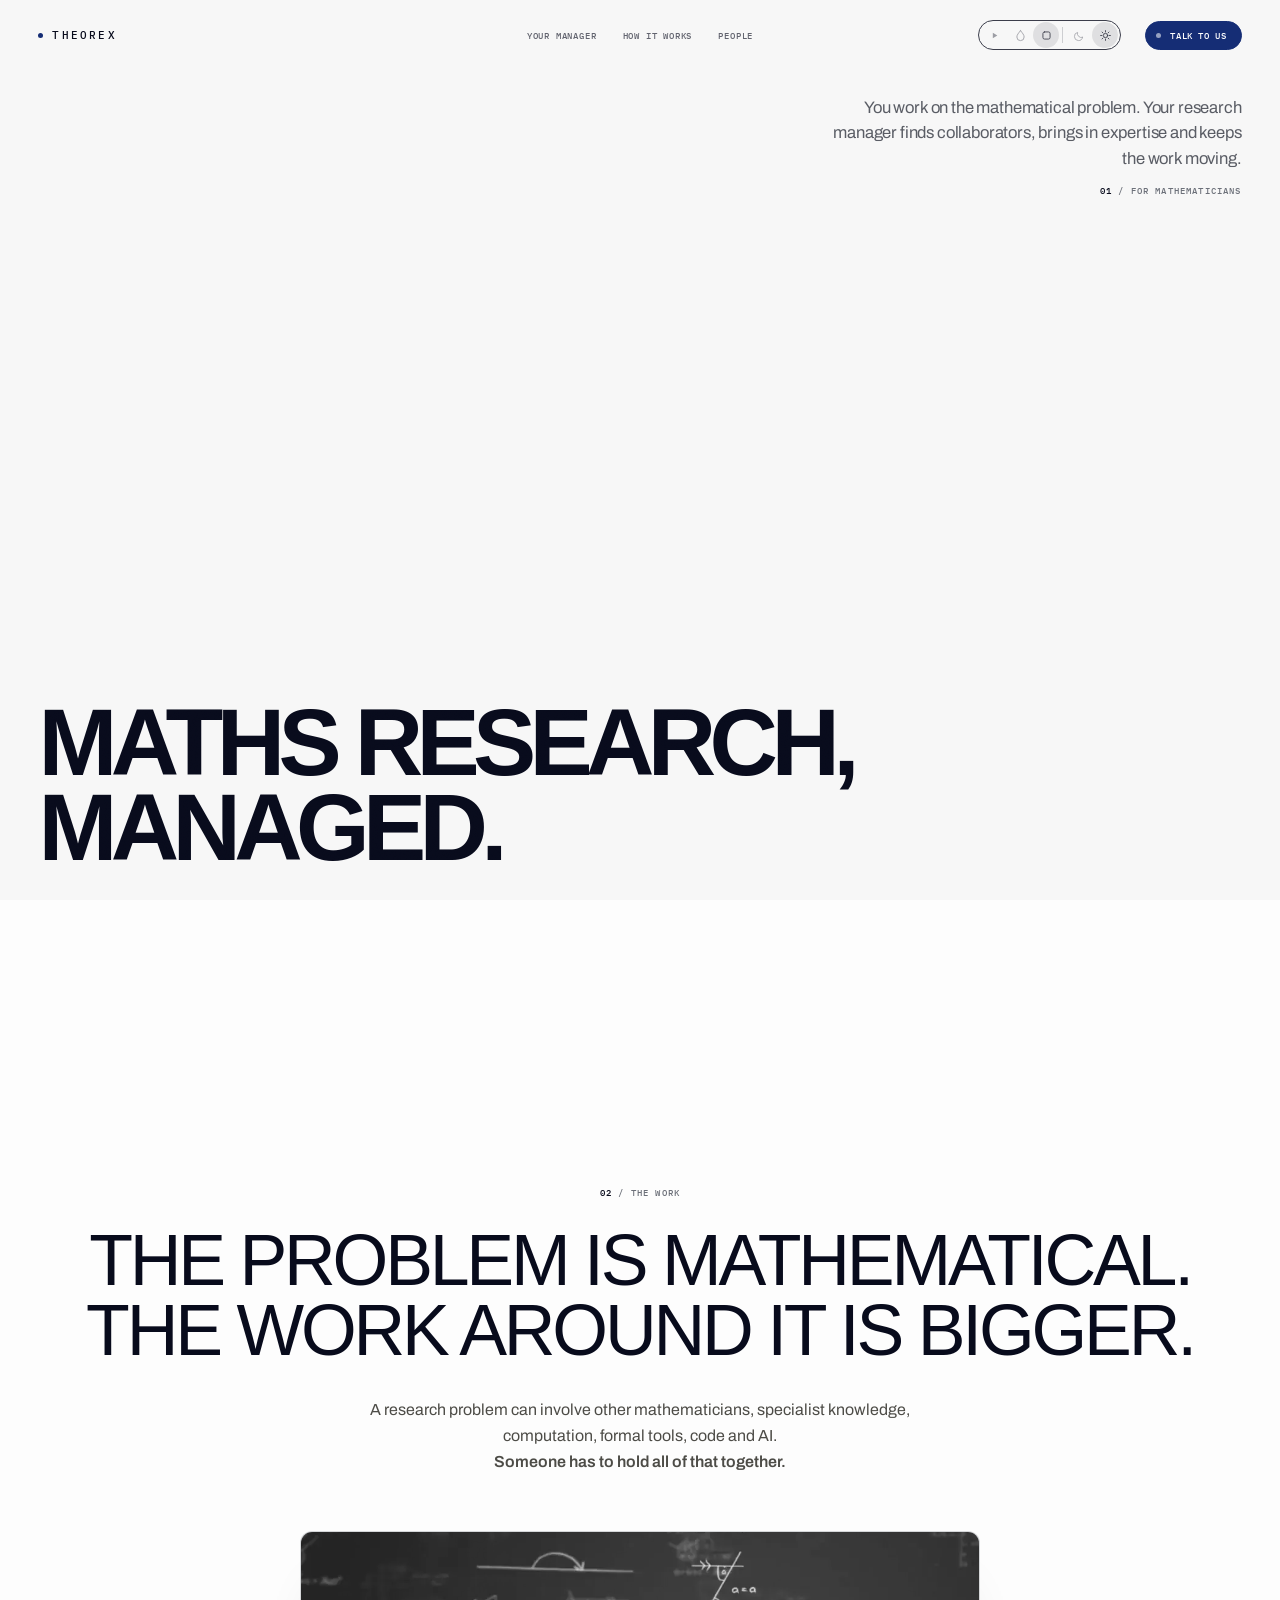
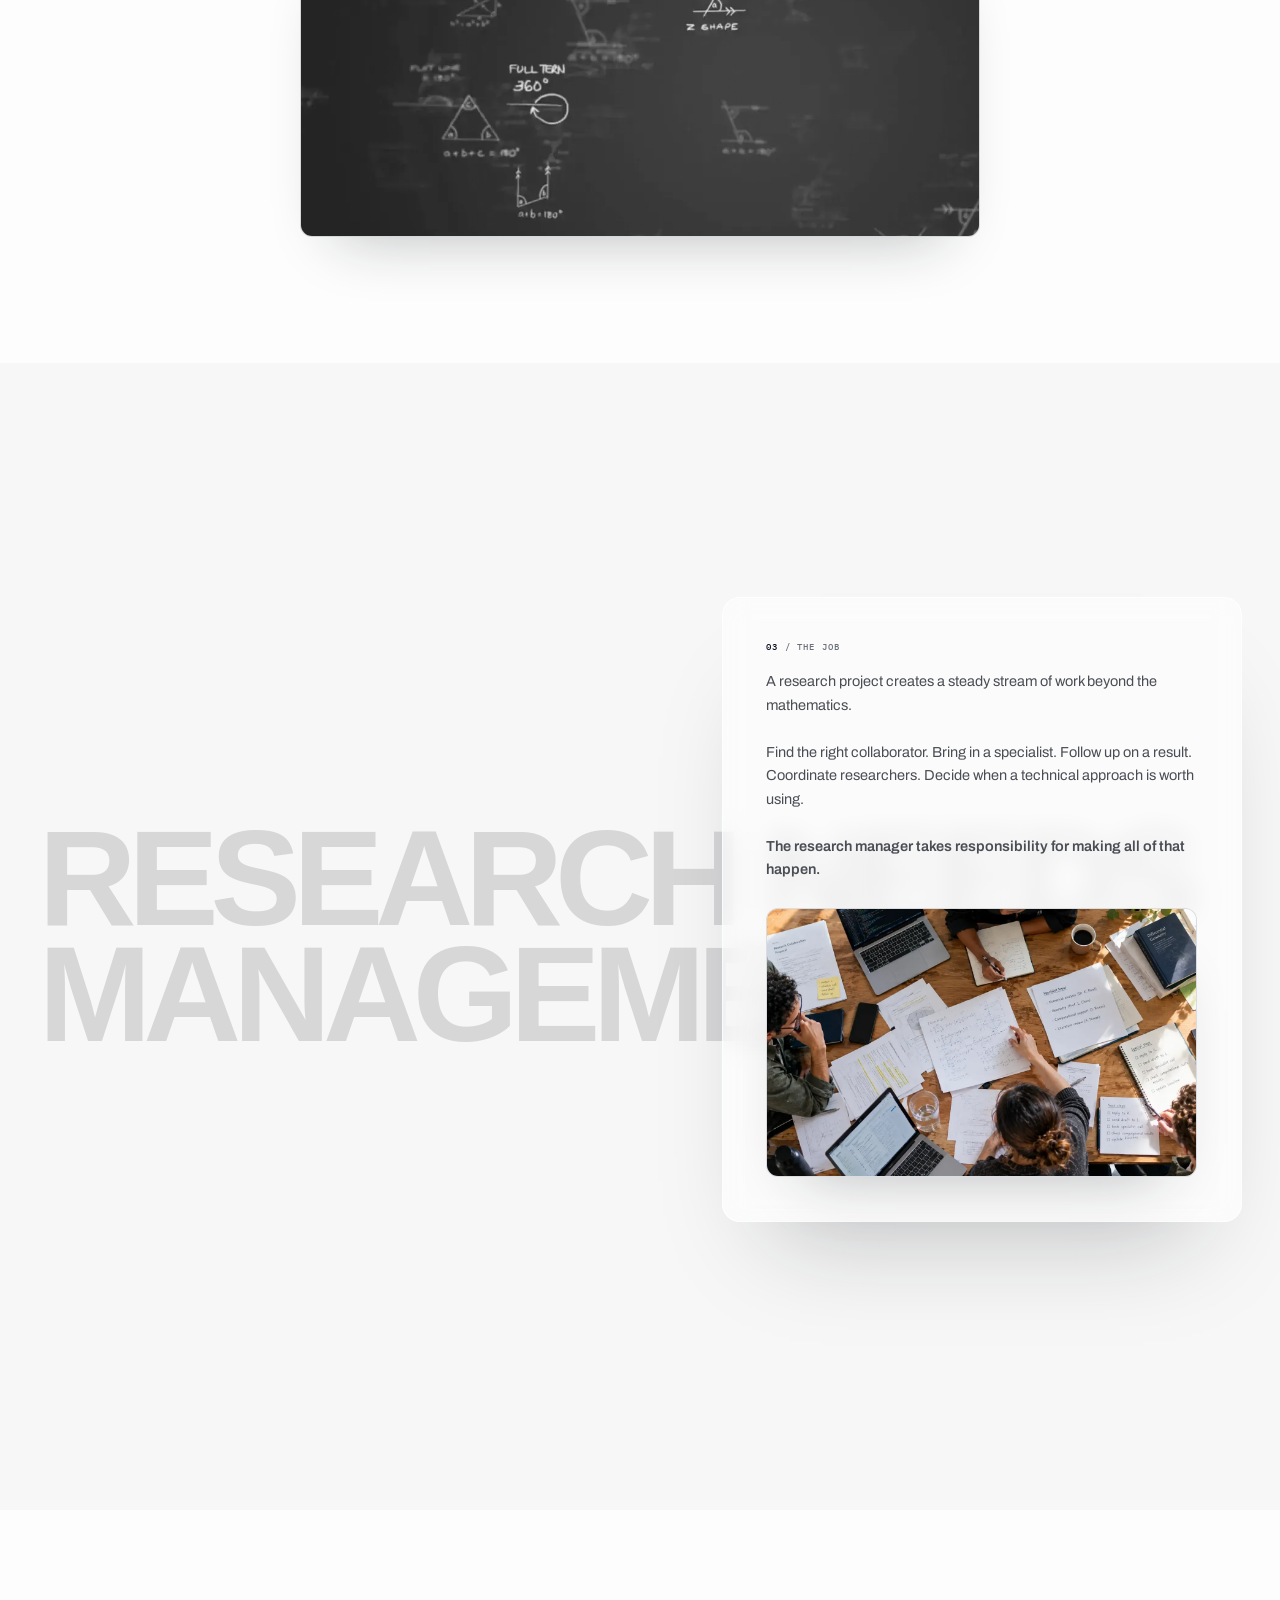
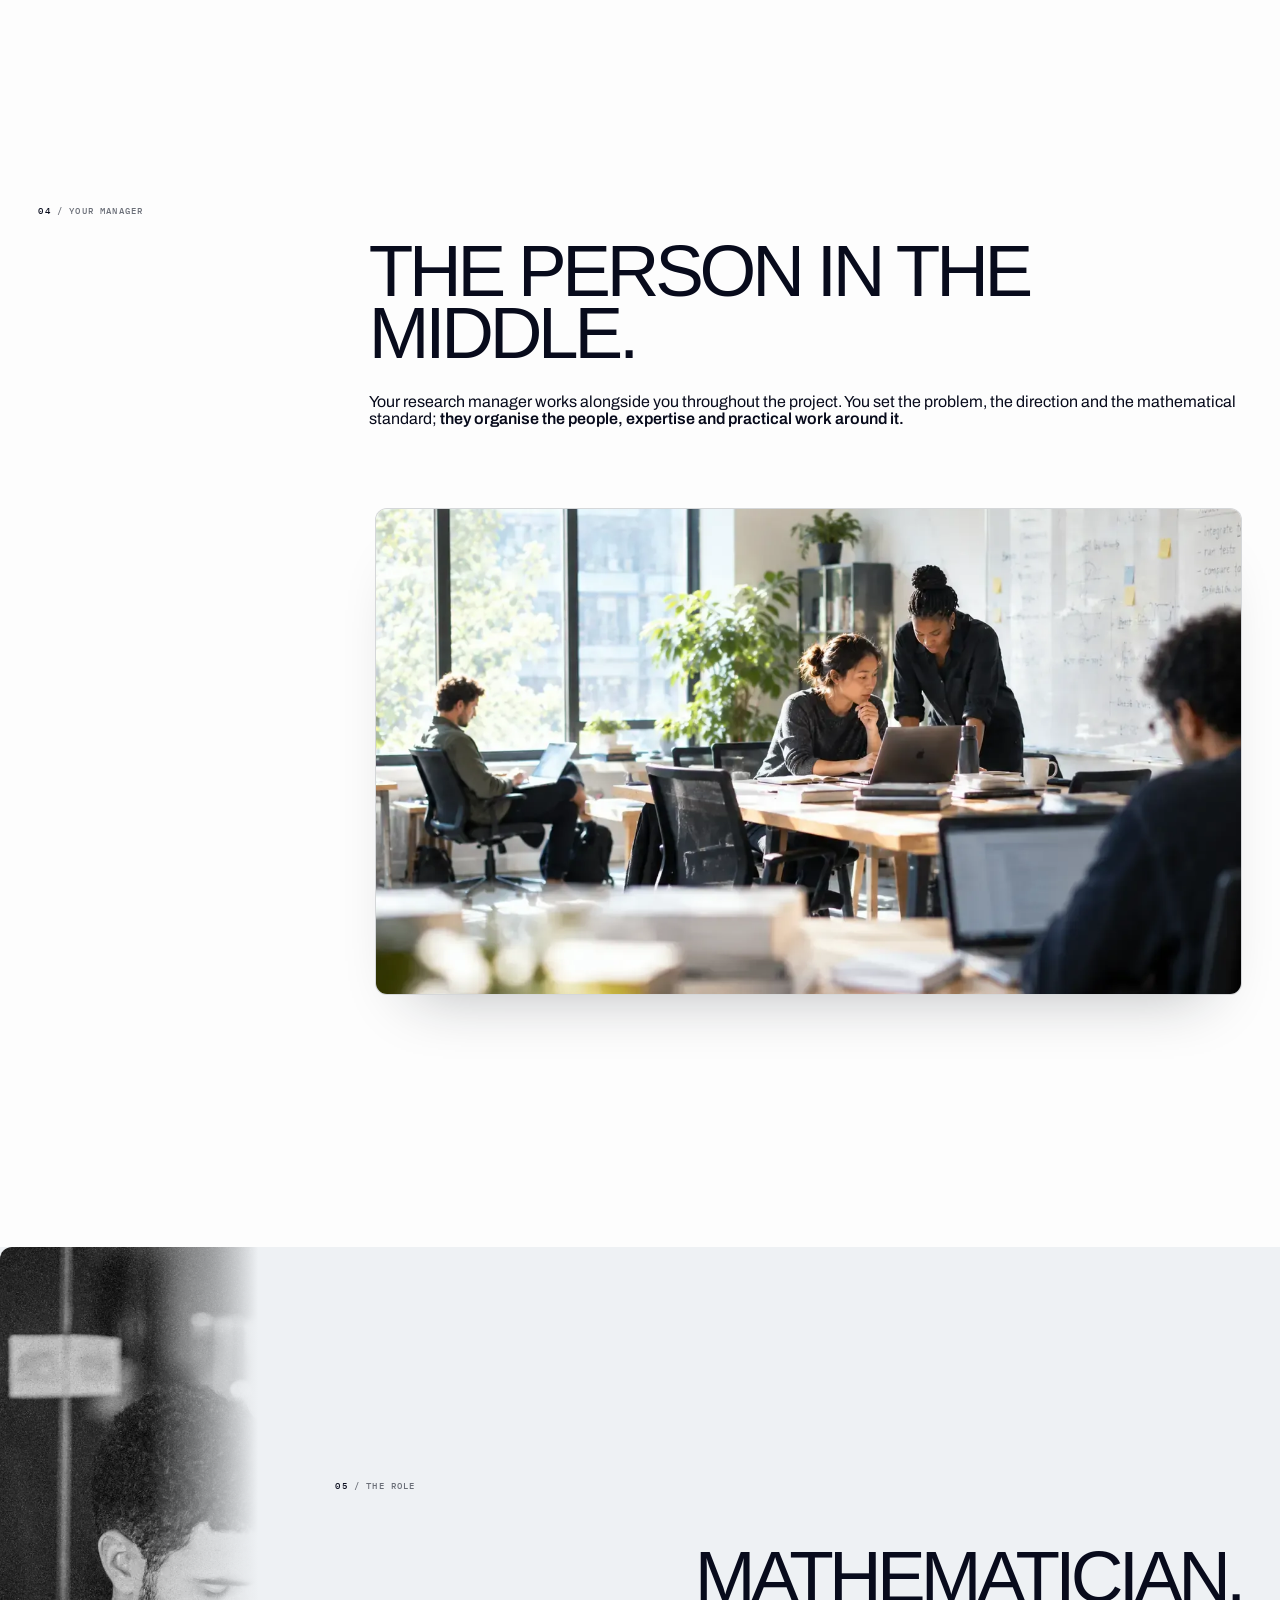
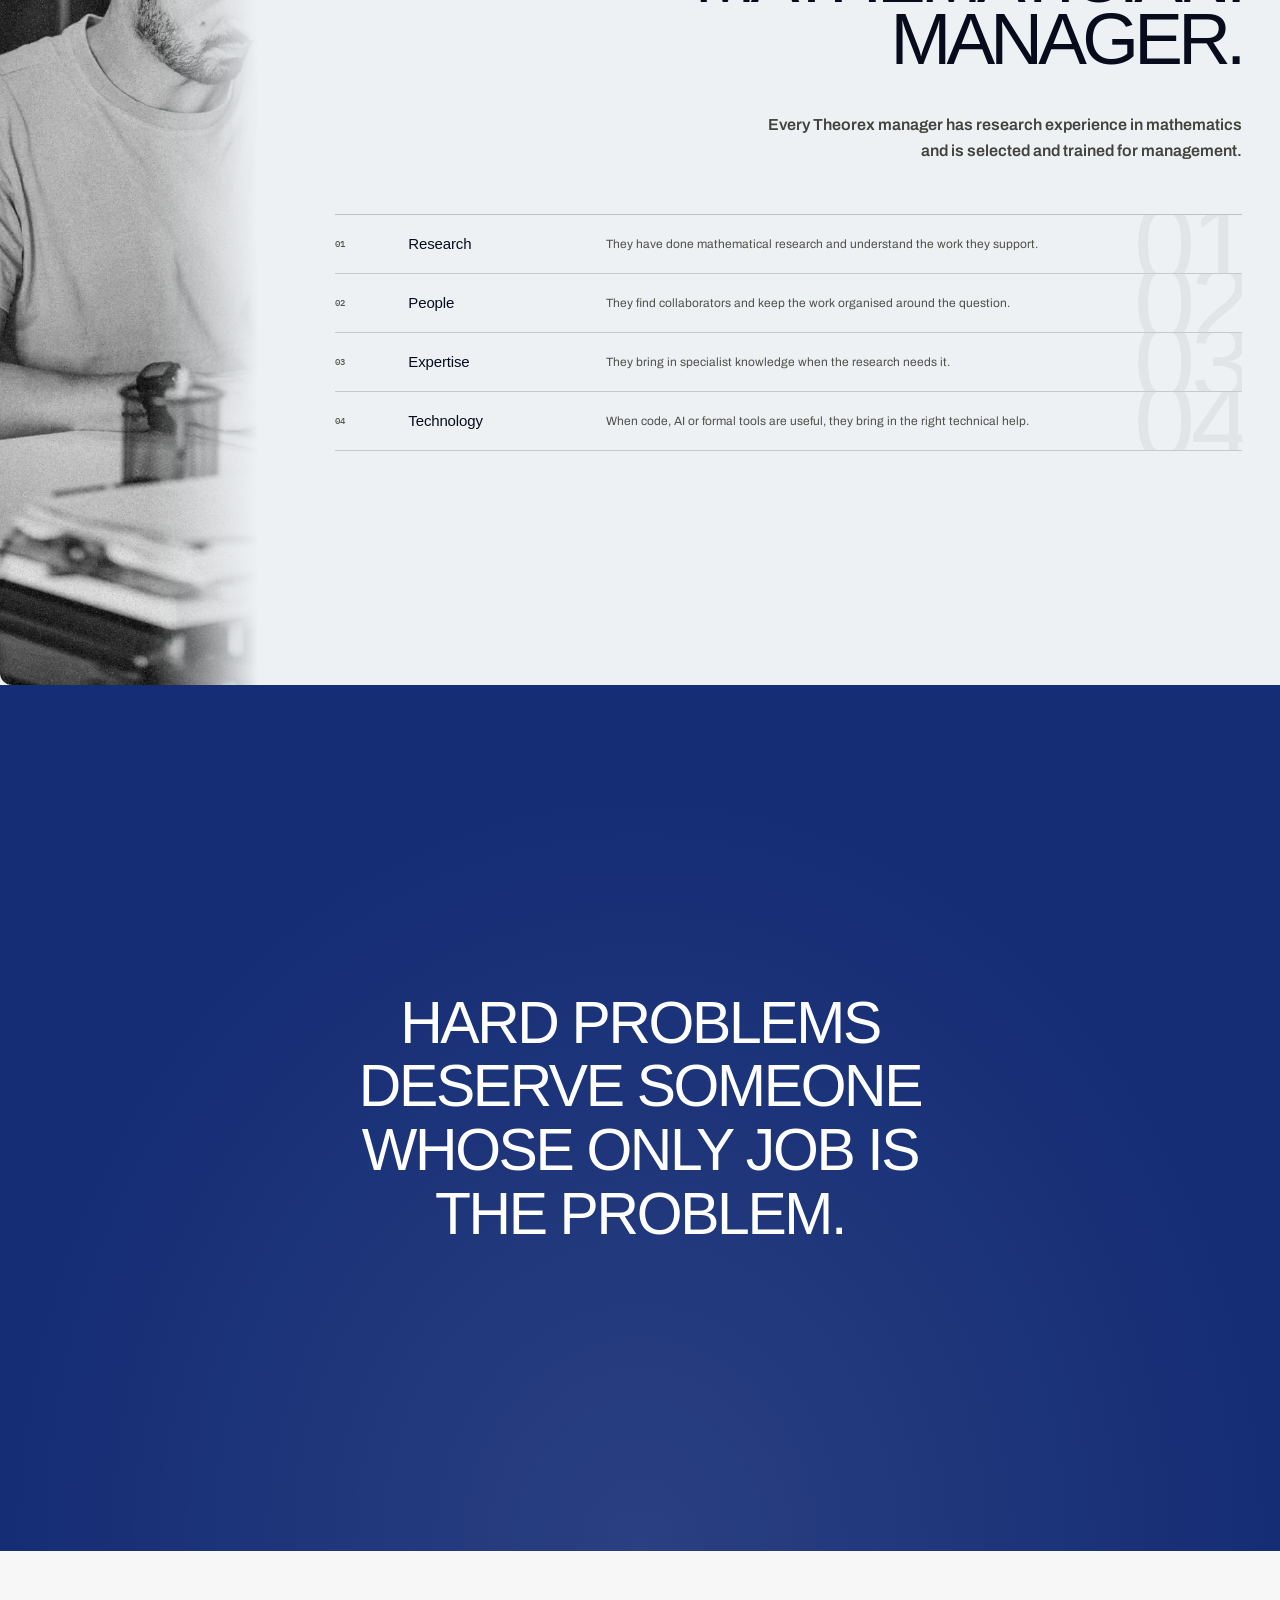
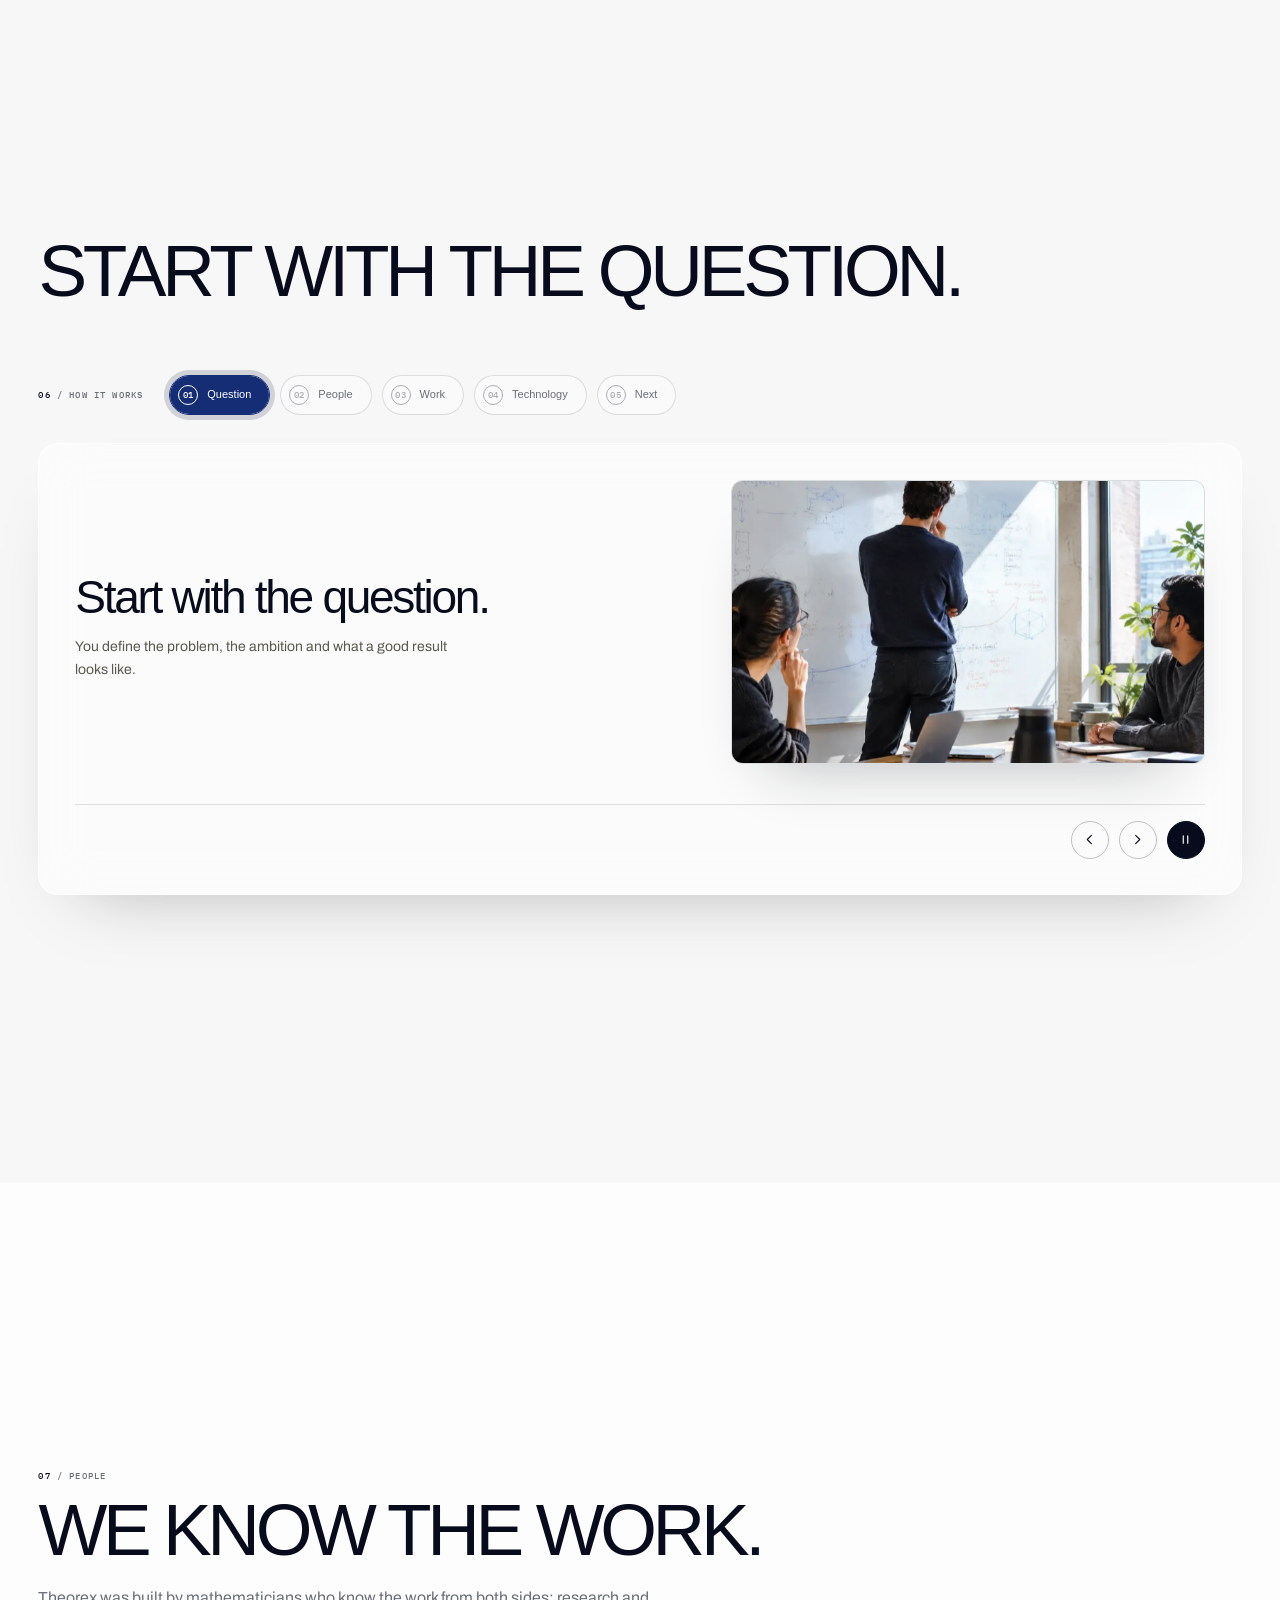
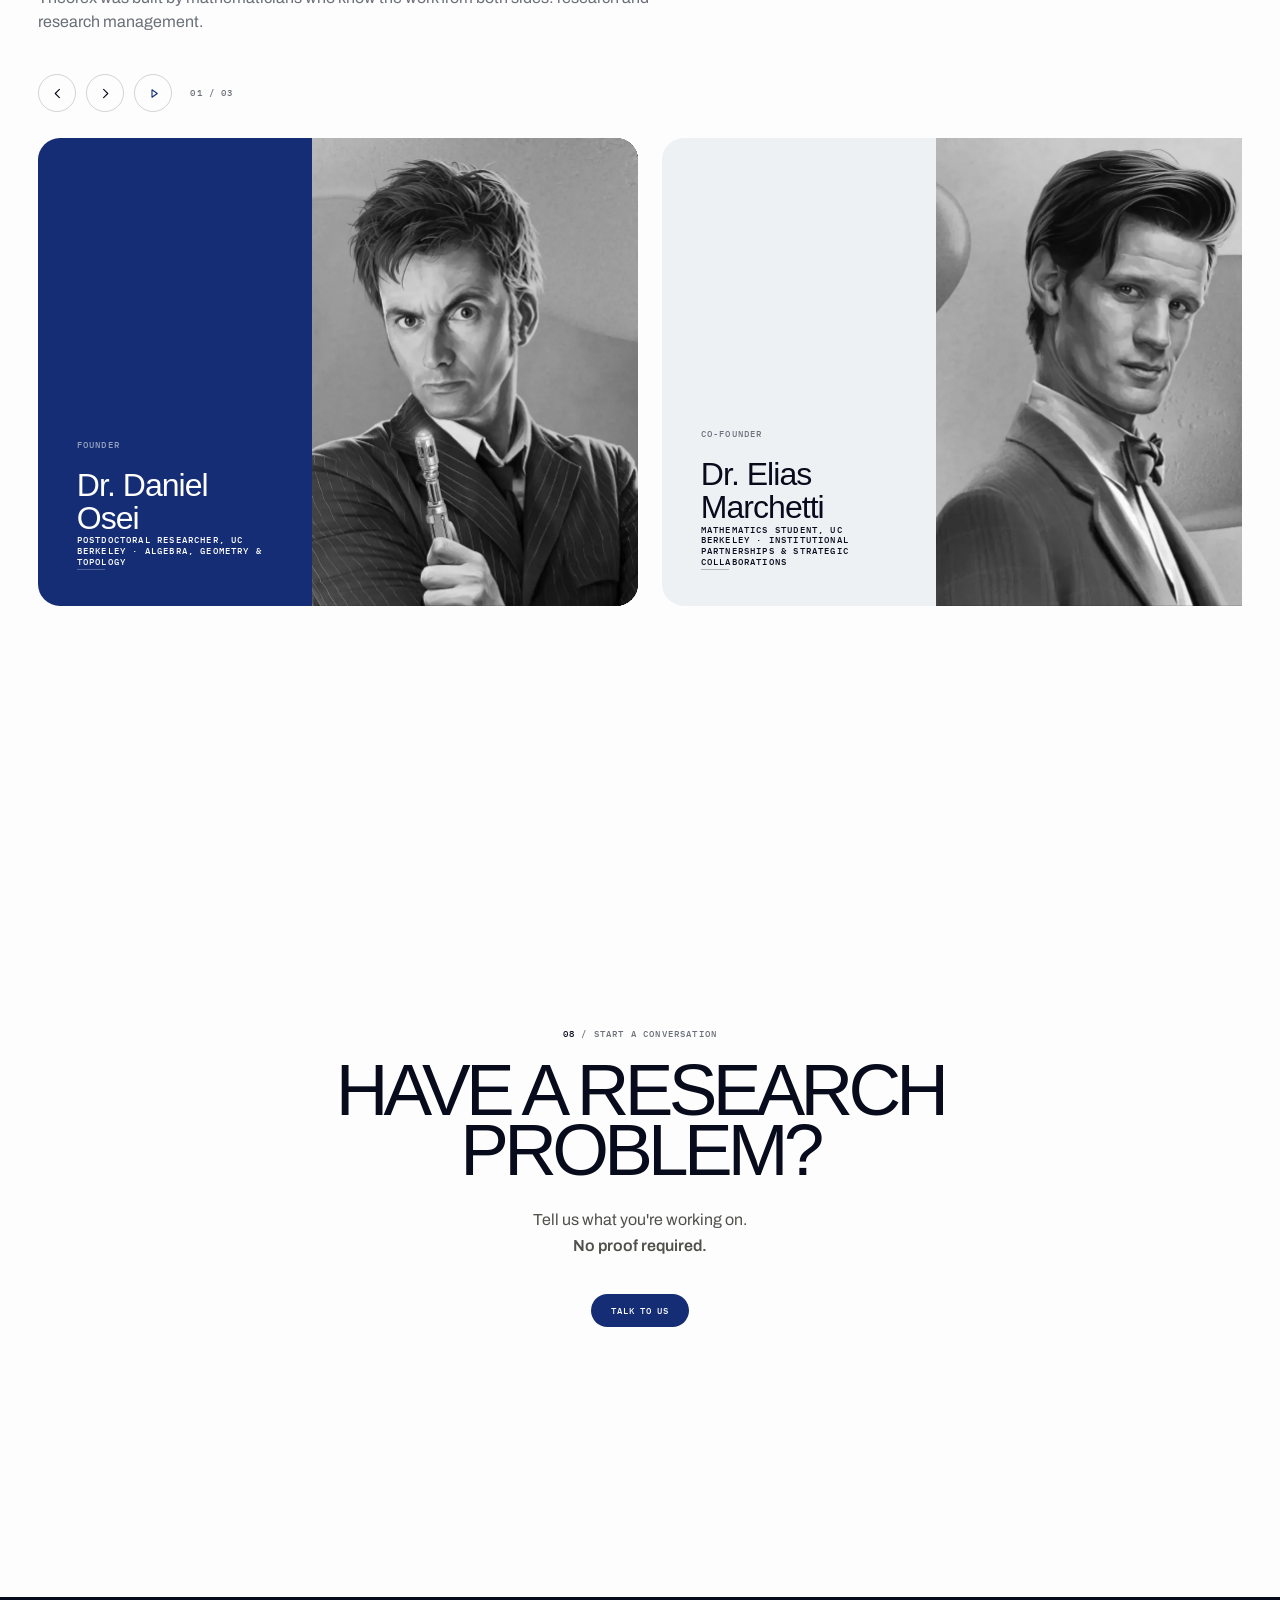
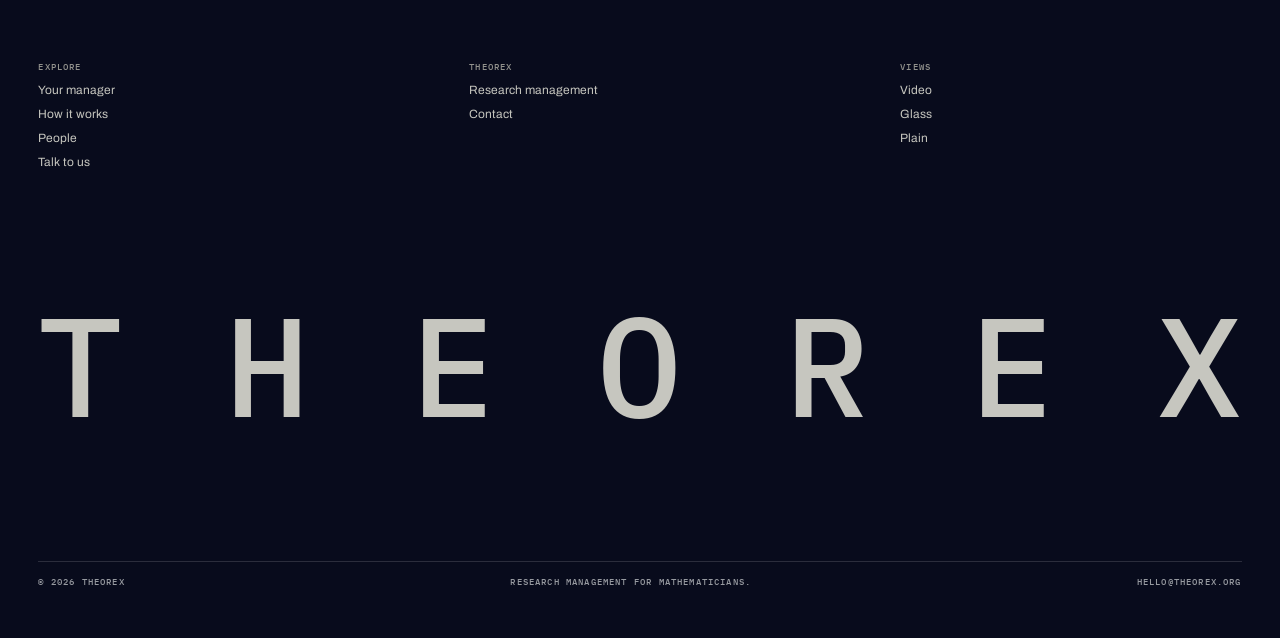
<file: theorex-plain.html>
<!DOCTYPE html>
<html lang="en">
 <head>
  <script>(function(){try{var d=document.documentElement,s=localStorage.getItem('theorex-theme');d.dataset.theme=s||(window.matchMedia&&window.matchMedia('(prefers-color-scheme: light)').matches?'light':'dark');}catch(e){document.documentElement.dataset.theme='dark';}})();</script>
  <meta charset="utf-8"/>
  <meta content="width=device-width,initial-scale=1" name="viewport"/>
  <title>
   Theorex &middot; Plain &middot; Research management for mathematicians
  </title>
  <meta content="Theorex provides dedicated research managers for mathematicians. They organise collaborators, specialist expertise and technical work around mathematical research." name="description"/>
  <link href="https://api.fontshare.com" rel="preconnect"/>
  <link href="https://fonts.googleapis.com" rel="preconnect"/>
  <link crossorigin="" href="https://fonts.gstatic.com" rel="preconnect"/>
  <link href="https://api.fontshare.com/v2/css?f[]=satoshi@500,600&amp;display=swap" rel="stylesheet"/>
  <link href="https://fonts.googleapis.com/css2?family=Archivo:wght@400;500;600&amp;family=IBM+Plex+Mono:wght@400;500&amp;display=swap" rel="stylesheet"/>
  <link href="data:image/svg+xml,%3Csvg xmlns='http://www.w3.org/2000/svg' viewBox='0 0 64 64'%3E%3Crect width='64' height='64' rx='14' fill='%2317171c'/%3E%3Ctext x='32' y='45' font-family='Arial,sans-serif' font-weight='700' font-size='34' fill='%23ffffff' text-anchor='middle'%3EM%3C/text%3E%3C/svg%3E" rel="icon"/>
  <svg aria-hidden="true" height="0" style="position:absolute;visibility:hidden" width="0">
   <defs>
    <filter color-interpolation-filters="sRGB" id="theorex-duotone">
     <fecolormatrix type="matrix" values=".32 .56 .12 0 0 .32 .56 .12 0 0 .32 .56 .12 0 0 0 0 0 1 0">
     </fecolormatrix>
    </filter>
   </defs>
  </svg>
  <link href="css/theorex-shared.css" rel="stylesheet"/>
  <link href="css/theorex-plain.css" rel="stylesheet"/>
 </head>
 <body>
  <header class="header" id="siteHeader">
   <div class="header-left">
    <a class="logo" href="index.html">
     <span class="logo-dot">
     </span>
     THEOREX
    </a>
   </div>
   <nav class="nav">
    <a href="#manager">
     Your manager
    </a>
    <a href="#programme">
     How it works
    </a>
    <a href="#people">
     People
    </a>
   </nav>
   <div class="controls-shell" aria-label="Site display controls">
    <div class="hero-style-toggle" role="navigation" aria-label="Hero style">
     <span class="control-indicator" aria-hidden="true"></span>
     <a class="control-option" href="index.html" aria-label="Video hero" aria-current="false">
      <svg viewBox="0 0 20 20" aria-hidden="true"><path d="M7.4 5.6v8.8l7-4.4-7-4.4Z"/></svg>
     </a>
     <a class="control-option" href="theorex-glass.html" aria-label="Glass hero" aria-current="false">
      <svg viewBox="0 0 20 20" aria-hidden="true"><path d="M10 2.6c3 3.6 5.6 6.6 5.6 9.7A5.6 5.6 0 1 1 4.4 12.3C4.4 9.2 7 6.2 10 2.6Z"/></svg>
     </a>
     <a class="control-option active" href="theorex-plain.html" aria-label="Plain hero" aria-current="page">
      <svg viewBox="0 0 20 20" aria-hidden="true"><rect x="4.5" y="4.5" width="11" height="11" rx="2.5"/></svg>
     </a>
    </div>
    <span class="controls-divider" aria-hidden="true"></span>
    <button class="theme-toggle" id="themeToggle" type="button" aria-pressed="false" aria-label="Switch to light mode">
     <span class="theme-track" aria-hidden="true">
      <span class="theme-indicator"></span>
      <span class="theme-icon moon"><svg viewBox="0 0 20 20" aria-hidden="true"><path d="M14.8 12.9A6.2 6.2 0 0 1 7.1 5.2 6.4 6.4 0 1 0 14.8 12.9Z"/></svg></span>
      <span class="theme-icon sun"><svg viewBox="0 0 20 20" aria-hidden="true"><circle cx="10" cy="10" r="3.3"/><path d="M10 2.5v2M10 15.5v2M17.5 10h-2M4.5 10h-2M15.3 4.7l-1.4 1.4M6.1 13.9l-1.4 1.4M15.3 15.3l-1.4-1.4M6.1 6.1 4.7 4.7"/></svg></span>
     </span>
    </button>
   </div>
   <a class="header-cta fill-hover" href="mailto:hello@theorex.org">
    <span class="cta-label">
     Talk to us
    </span>
   </a>
  </header>
  <main>
   <section class="hero bg-dark" data-section="FOR MATHEMATICIANS">
    <div class="hero-top reveal">
     <p class="hero-sub">
      You work on the mathematical problem. Your research manager finds collaborators, brings in expertise and keeps the work moving.
     </p>
     <span class="hero-eyebrow mono">
      <strong>
       01
      </strong>
      / FOR MATHEMATICIANS
     </span>
    </div>
    <div class="hero-inner">
     <h1 class="reveal plain-title">
      <span>
       MATHS RESEARCH,
       <b class="hero-accent">
        MANAGED.
       </b>
      </span>
     </h1>
    </div>
   </section>
   <section class="shift bg-dark" data-section="THE WORK" id="model">
    <div class="container shift-inner">
     <div class="eyebrow mono reveal">
      <strong>
       02
      </strong>
      / THE WORK
     </div>
     <h2 class="reveal">
      THE PROBLEM IS MATHEMATICAL. THE WORK AROUND IT IS BIGGER.
     </h2>
     <p class="shift-sub reveal">
      A research problem can involve other mathematicians, specialist knowledge, computation, formal tools, code and AI.
      <br/>
      <strong>
       Someone has to hold all of that together.
      </strong>
     </p>
     <div class="shift-media media-frame dark transparent reveal">
      <video data-src="theorexpics/theorex-research-model-expansion.mp4" loop="" muted="" playsinline="" poster="theorexpics/theorex-research-model-expansion-poster.webp" preload="none">
      </video>
     </div>
    </div>
   </section>
   <section class="thesis bg-dark" data-section="THE JOB">
    <div aria-hidden="true" class="thesis-ghost reveal">
     RESEARCH NEEDS MANAGEMENT
    </div>
    <div class="thesis-panel reveal">
     <div class="eyebrow mono">
      <strong>
       03
      </strong>
      / THE JOB
     </div>
     <p>
      A research project creates a steady stream of work beyond the mathematics.
      <br/>
      <br/>
      Find the right collaborator. Bring in a specialist. Follow up on a result. Coordinate researchers. Decide when a technical approach is worth using.
      <br/>
      <br/>
      <strong>
       The research manager takes responsibility for making all of that happen.
      </strong>
     </p>
     <div class="media-frame dark">
      <img alt="" decoding="async" loading="lazy" src="theorexpics/theorex-human-research-system.webp"/>
     </div>
    </div>
   </section>
   <section class="human" data-section="YOUR MANAGER" id="manager-overview">
    <div class="container">
     <div class="section-head reveal">
      <div class="eyebrow mono">
       <strong>
        04
       </strong>
       / YOUR MANAGER
      </div>
      <div>
       <h2>
        THE PERSON IN THE MIDDLE.
       </h2>
       <p class="manager-intro">
        Your research manager works alongside you throughout the project. You set the problem, the direction and the mathematical standard;
        <strong>
         they organise the people, expertise and practical work around it.
        </strong>
       </p>
      </div>
     </div>
     <div class="human-media media-frame reveal">
      <img alt="" decoding="async" loading="lazy" src="theorexpics/theorex-research-collaboration.webp"/>
     </div>
    </div>
   </section>
   <section class="role" data-section="THE ROLE" id="manager">
    <div class="role-spine reveal-left">
     <div class="media-frame">
      <img alt="" decoding="async" loading="lazy" src="theorexpics/theorex-role-manager-spine.webp"/>
     </div>
    </div>
    <div class="role-body">
     <div class="eyebrow mono reveal">
      <strong>
       05
      </strong>
      / THE ROLE
     </div>
     <div class="role-heading-wrap reveal-right">
      <h2>
       MATHEMATICIAN. MANAGER.
      </h2>
     </div>
     <div class="role-copy reveal-right">
      <p>
       <strong>
        Every Theorex manager has research experience in mathematics and is selected and trained for management.
       </strong>
      </p>
     </div>
     <div class="role-list reveal">
      <div class="role-item">
       <span class="n">
        01
       </span>
       <strong>
        Research
       </strong>
       <span class="d">
        They have done mathematical research and understand the work they support.
       </span>
       <span aria-hidden="true" class="ghost">
        01
       </span>
      </div>
      <div class="role-item">
       <span class="n">
        02
       </span>
       <strong>
        People
       </strong>
       <span class="d">
        They find collaborators and keep the work organised around the question.
       </span>
       <span aria-hidden="true" class="ghost">
        02
       </span>
      </div>
      <div class="role-item">
       <span class="n">
        03
       </span>
       <strong>
        Expertise
       </strong>
       <span class="d">
        They bring in specialist knowledge when the research needs it.
       </span>
       <span aria-hidden="true" class="ghost">
        03
       </span>
      </div>
      <div class="role-item">
       <span class="n">
        04
       </span>
       <strong>
        Technology
       </strong>
       <span class="d">
        When code, AI or formal tools are useful, they bring in the right technical help.
       </span>
       <span aria-hidden="true" class="ghost">
        04
       </span>
      </div>
     </div>
    </div>
   </section>
   <section class="signal">
    <div class="container signal-inner reveal">
     <h3>
      HARD PROBLEMS DESERVE SOMEONE WHOSE ONLY JOB IS THE PROBLEM.
     </h3>
    </div>
   </section>
   <section class="programme" data-section="HOW IT WORKS" id="programme">
    <div class="container">
     <div class="programme-intro reveal">
      <h2>
       START WITH THE QUESTION.
      </h2>
     </div>
     <div class="carousel reveal" data-carousel="">
      <div class="carousel-pillrow">
       <span class="eyebrow mono carousel-label">
        <strong>
         06
        </strong>
        / HOW IT WORKS
       </span>
       <div aria-label="How it works stages" class="carousel-pills" role="tablist">
        <button aria-selected="true" class="pill active" data-index="0" role="tab">
         <b>
          01
         </b>
         <span class="pill-label">
          Question
         </span>
        </button>
        <button aria-selected="false" class="pill" data-index="1" role="tab">
         <b>
          02
         </b>
         <span class="pill-label">
          People
         </span>
        </button>
        <button aria-selected="false" class="pill" data-index="2" role="tab">
         <b>
          03
         </b>
         <span class="pill-label">
          Work
         </span>
        </button>
        <button aria-selected="false" class="pill" data-index="3" role="tab">
         <b>
          04
         </b>
         <span class="pill-label">
          Technology
         </span>
        </button>
        <button aria-selected="false" class="pill" data-index="4" role="tab">
         <b>
          05
         </b>
         <span class="pill-label">
          Next
         </span>
        </button>
       </div>
      </div>
      <div class="carousel-card">
       <div class="carousel-slides">
        <article class="slide active" data-index="0">
         <div class="slide-copy">
          <h3>
           Start with the question.
          </h3>
          <p>
           You define the problem, the ambition and what a good result looks like.
          </p>
         </div>
         <div class="slide-visual media-frame">
          <img alt="" decoding="async" loading="lazy" src="theorexpics/theorex-programme-question.webp"/>
         </div>
        </article>
        <article class="slide" data-index="1">
         <div class="slide-copy">
          <h3>
           Find the right people.
          </h3>
          <p>
           The manager finds collaborators, specialist mentors and technical contributors when the research needs them.
          </p>
         </div>
         <div class="slide-visual media-frame">
          <img alt="" decoding="async" loading="lazy" src="theorexpics/theorex-programme-people.webp"/>
         </div>
        </article>
        <article class="slide" data-index="2">
         <div class="slide-copy">
          <h3>
           Keep the work moving.
          </h3>
          <p>
           They follow results, conversations and open questions, and make sure nothing important gets lost.
          </p>
         </div>
         <div class="slide-visual media-frame">
          <img alt="" decoding="async" loading="lazy" src="theorexpics/theorex-programme-work.webp"/>
         </div>
        </article>
        <article class="slide" data-index="3">
         <div class="slide-copy">
          <h3>
           Use technology when it helps.
          </h3>
          <p>
           When code, AI or formal tools are useful, the manager brings in the right technical help.
          </p>
         </div>
         <div class="slide-visual media-frame">
          <img alt="" decoding="async" loading="lazy" src="theorexpics/theorex-programme-tools.webp"/>
         </div>
        </article>
        <article class="slide" data-index="4">
         <div class="slide-copy">
          <h3>
           Bring it back to the question.
          </h3>
          <p>
           The manager brings results, decisions and next steps back to you.
          </p>
         </div>
         <div class="slide-visual media-frame">
          <img alt="" decoding="async" loading="lazy" src="theorexpics/theorex-programme-next.webp"/>
         </div>
        </article>
       </div>
       <div class="carousel-controls">
        <div class="carousel-buttons">
         <button aria-label="Previous stage" class="carousel-arrow" data-dir="-1">
          <svg aria-hidden="true" viewbox="0 0 20 20">
           <path d="M12.5 4.5 7 10l5.5 5.5">
           </path>
          </svg>
         </button>
         <button aria-label="Next stage" class="carousel-arrow" data-dir="1">
          <svg aria-hidden="true" viewbox="0 0 20 20">
           <path d="m7.5 4.5 5.5 5.5-5.5 5.5">
           </path>
          </svg>
         </button>
         <button aria-label="Pause automatic sequence" class="carousel-play" data-play="">
          <svg aria-hidden="true" class="icon-pause" viewbox="0 0 20 20">
           <path d="M7 5v10M13 5v10">
           </path>
          </svg>
          <svg aria-hidden="true" class="icon-play" viewbox="0 0 20 20">
           <path d="m8 5 7 5-7 5z">
           </path>
          </svg>
         </button>
        </div>
       </div>
      </div>
     </div>
    </div>
   </section>
   <section class="people bg-dark" data-section="PEOPLE" id="people">
    <div class="container">
     <div class="people-head reveal">
      <div class="eyebrow mono">
       <strong>
        07
       </strong>
       / PEOPLE
      </div>
      <h2>
       WE KNOW THE WORK.
      </h2>
      <p>
       Theorex was built by mathematicians who know the work from both sides: research and research management.
      </p>
     </div>
     <div class="reveal" data-people-carousel="">
      <div class="people-controls">
       <button aria-label="Previous person" class="carousel-arrow" data-dir="-1">
        <svg aria-hidden="true" viewbox="0 0 20 20">
         <path d="M12.5 4.5 7 10l5.5 5.5">
         </path>
        </svg>
       </button>
       <button aria-label="Next person" class="carousel-arrow" data-dir="1">
        <svg aria-hidden="true" viewbox="0 0 20 20">
         <path d="m7.5 4.5 5.5 5.5-5.5 5.5">
         </path>
        </svg>
       </button>
       <button aria-label="Pause automatic sequence" class="carousel-play" data-play="">
        <svg aria-hidden="true" class="icon-pause" viewbox="0 0 20 20">
         <path d="M7 5v10M13 5v10">
         </path>
        </svg>
        <svg aria-hidden="true" class="icon-play" viewbox="0 0 20 20">
         <path d="m8 5 7 5-7 5z">
         </path>
        </svg>
       </button>
       <span class="mono people-index">
        01 / 03
       </span>
      </div>
      <div class="people-track-wrap">
       <div class="people-track">
        <article class="people-card" data-tone="accent">
         <div class="people-panel">
          <div class="people-role mono">
           Founder
          </div>
          <div class="people-name">
           Dr. Daniel
           <br/>
           Osei
          </div>
          <p class="people-detail mono">
           Postdoctoral researcher, UC Berkeley &middot; Algebra, geometry &amp; topology
          </p>
         </div>
         <div class="people-photo">
          <img alt="Portrait of Dr. Daniel Osei" decoding="async" loading="lazy" src="theorexpics/daniel-osei-portrait.webp"/>
          <img alt="" aria-hidden="true" class="people-color" decoding="async" loading="lazy" src="theorexpics/daniel-osei-portrait.webp"/>
         </div>
        </article>
        <article class="people-card" data-tone="sage">
         <div class="people-panel">
          <div class="people-role mono">
           Co-founder
          </div>
          <div class="people-name">
           Dr. Elias
           <br/>
           Marchetti
          </div>
          <p class="people-detail mono">
           Mathematics student, UC Berkeley &middot; Institutional partnerships &amp; strategic collaborations
          </p>
         </div>
         <div class="people-photo">
          <img alt="Portrait of Dr. Elias Marchetti" decoding="async" loading="lazy" src="theorexpics/elias-marchetti-portrait.webp"/>
          <img alt="" aria-hidden="true" class="people-color" decoding="async" loading="lazy" src="theorexpics/elias-marchetti-portrait.webp"/>
         </div>
        </article>
        <article class="people-card" data-tone="paper">
         <div class="people-panel">
          <div class="people-role mono">
           Research Manager
          </div>
          <div class="people-name">
           Priya
           <br/>
           Anand
          </div>
          <p class="people-detail mono">
           MSc in Mathematics &middot; 10 research projects, about 30 researchers
          </p>
         </div>
         <div class="people-photo">
          <img alt="Portrait of Priya Anand" decoding="async" loading="lazy" src="theorexpics/priya-anand-portrait.webp"/>
          <img alt="" aria-hidden="true" class="people-color" decoding="async" loading="lazy" src="theorexpics/priya-anand-portrait.webp"/>
         </div>
        </article>
       </div>
      </div>
     </div>
    </div>
   </section>
   <section class="start" data-section="START A CONVERSATION" id="start">
    <div class="container start-center reveal">
     <div class="eyebrow mono">
      <strong>
       08
      </strong>
      / START A CONVERSATION
     </div>
     <h2>
      HAVE A RESEARCH PROBLEM?
     </h2>
     <p class="start-sub">
      Tell us what you're working on.
      <br/>
      <strong>
       No proof required.
      </strong>
     </p>
     <div class="start-actions">
      <form class="pill-contact" id="contactForm">
       <span>
        Talk to us
       </span>
       <span class="pill-contact-reveal">
        <input aria-label="Email address" class="pill-contact-input" name="email" placeholder="you@example.com" required="" type="email"/>
        <button aria-label="Send" class="pill-contact-submit" type="submit">
         <svg aria-hidden="true" viewbox="0 0 20 20">
          <path d="M4 10h11M10.5 5.5 15 10l-4.5 4.5">
          </path>
         </svg>
        </button>
       </span>
      </form>
     </div>
    </div>
   </section>
  </main>
  <footer>
   <div class="footer-grid">
    <div class="footer-col">
     <span class="label mono">
      EXPLORE
     </span>
     <a href="#manager">
      Your manager
     </a>
     <a href="#programme">
      How it works
     </a>
     <a href="#people">
      People
     </a>
     <a href="#start">
      Talk to us
     </a>
    </div>
    <div class="footer-col">
     <span class="label mono">
      THEOREX
     </span>
     <a href="#programme">
      Research management
     </a>
     <a href="mailto:hello@theorex.org">
      Contact
     </a>
    </div>
    <div class="footer-col footer-version-col">
     <span class="label mono">
      VIEWS
     </span>
     <a href="index.html">
      Video
     </a>
     <a href="theorex-glass.html">
      Glass
     </a>
     <a href="theorex-plain.html">
      Plain
     </a>
    </div>
   </div>
   <div aria-hidden="true" class="footer-mark">
    <span>
     T
    </span>
    <span>
     H
    </span>
    <span>
     E
    </span>
    <span>
     O
    </span>
    <span>
     R
    </span>
    <span>
     E
    </span>
    <span>
     X
    </span>
   </div>
   <div class="footer-bottom mono">
    <span>
     &copy; 2026 Theorex
    </span>
    <span>
     Research management for mathematicians.
    </span>
    <span>
     hello@theorex.org
    </span>
   </div>
  </footer>
  <script src="js/theorex-shared.js">
  </script>
 </body>
</html>
</file>
<file: css/theorex-shared.css>
:root{--ink:#17171c;--paper:#f5f2e9;--paper2:#ebe8de;--white:#f8f7f2;--sage:#cbd0bb;--lime:#dcff43;--accent-blue:#152d75;--muted:#77766f;--line:rgba(23,23,28,.15);--darkline:rgba(248,247,242,.18);--display:"Satoshi",Arial,sans-serif;--body:"Archivo",Arial,sans-serif;--mono:"IBM Plex Mono",monospace;--ease:cubic-bezier(.16,1,.3,1);--gutter:clamp(22px,3vw,48px);--max:1500px}
*{box-sizing:border-box}
/* shared left-to-right lime fill on hover - used by the nav CTA */.fill-hover{position:relative;overflow:hidden}.fill-hover:after{content:"";position:absolute;inset:0;background:var(--lime);transform:scaleX(0);transform-origin:left;z-index:0;transition:transform .4s var(--ease)}.fill-hover:hover:after{transform:scaleX(1)}
html{scroll-behavior:smooth}body{margin:0;background:var(--paper);color:var(--ink);font-family:var(--body);overflow-x:hidden}body:after{content:"";position:fixed;inset:0;z-index:39;pointer-events:none;opacity:.035;mix-blend-mode:overlay;background-image:url("data:image/svg+xml,%3Csvg xmlns='http://www.w3.org/2000/svg' width='120' height='120'%3E%3Cfilter id='n'%3E%3CfeTurbulence type='fractalNoise' baseFrequency='0.9' numOctaves='2' stitchTiles='stitch'/%3E%3C/filter%3E%3Crect width='100%25' height='100%25' filter='url(%23n)'/%3E%3C/svg%3E")}a{color:inherit;text-decoration:none}button{font:inherit;color:inherit}h1,h2,h3,p{margin:0}h1,h2,h3{font-family:var(--display);font-weight:500;font-style:normal}h1 em,h2 em,h3 em{font-style:normal}p strong{font-weight:600}.container{width:min(calc(100% - var(--gutter)*2),var(--max));margin:auto}.mono{font:500 9px/1.2 var(--mono);letter-spacing:.13em;text-transform:uppercase}.eyebrow{color:var(--muted)}.eyebrow strong{color:var(--ink);font-weight:500}.dark .eyebrow strong,.bg-dark .eyebrow strong{color:var(--white)}.bg-dark .eyebrow{color:#92928b}::selection{background:var(--lime);color:var(--ink)}
/* header */.header{position:fixed;z-index:40;top:20px;left:var(--gutter);right:var(--gutter);display:flex;justify-content:space-between;align-items:center;color:var(--ink);pointer-events:none;opacity:0;transform:translateY(-10px);transition:opacity .7s var(--ease),transform .7s var(--ease),color .5s var(--ease)}.header.in{opacity:1;transform:none}.header>*{pointer-events:auto}.header.on-dark{color:#fff}.logo{display:flex;align-items:center;gap:9px;font:500 11px/1 var(--mono);letter-spacing:.2em;transform-origin:left center}.header-left{display:flex;align-items:center;gap:16px}.nav{position:absolute;left:50%;transform:translateX(-50%)}
.logo-dot{width:5px;height:5px;border-radius:50%;background:currentColor;opacity:.3;transition:background .5s var(--ease),box-shadow .5s var(--ease),opacity .5s var(--ease),transform .5s var(--ease)}.header.on-dark .logo-dot{background:var(--lime);opacity:1;box-shadow:0 0 10px rgba(220,255,67,.75);transform:scale(1.3)}.nav{display:flex;gap:26px;font:500 9px/1 var(--mono);letter-spacing:.09em;text-transform:uppercase}.nav a{position:relative;isolation:isolate;opacity:.62;padding:7px 10px;margin:-7px -10px;transition:opacity .25s var(--ease)}.nav a:after{content:"";position:absolute;inset:0;border-radius:999px;background:var(--lime);opacity:0;transform:scale(.72);transition:opacity .3s var(--ease),transform .4s var(--ease);z-index:-1}.nav a:hover{opacity:1}.nav a:hover:after{opacity:.14;transform:scale(1)}.header.on-dark .nav a:after{background:#fff}.header-cta{border:1px solid currentColor;opacity:.9;border-radius:999px;padding:9px 14px 9px 24px;font:500 9px/1 var(--mono);letter-spacing:.07em;text-transform:uppercase;transition:border-color .5s var(--ease),color .3s var(--ease)}.header-cta:before{content:"";position:absolute;left:10px;top:50%;width:5px;height:5px;margin-top:-2.5px;border-radius:50%;background:currentColor;opacity:.4;z-index:2;transition:background .5s var(--ease),box-shadow .5s var(--ease),opacity .5s var(--ease)}.header-cta:hover{color:var(--ink);border-color:var(--lime)}.cta-label{position:relative;z-index:2}.header.on-dark .header-cta{border-color:rgba(220,255,67,.6)}.header.on-dark .header-cta:before{background:var(--lime);opacity:1;box-shadow:0 0 8px rgba(220,255,67,.75)}.header.on-dark .header-cta:hover{box-shadow:0 0 18px rgba(220,255,67,.35)}
/* shared */.section-head{display:grid;grid-template-columns:minmax(170px,.45fr) minmax(0,1.55fr);gap:6vw}.section-head h2{margin-top:42px;font-size:clamp(35px,5.7vw,89px);line-height:.86;letter-spacing:-.058em;max-width:1050px}.section-head .eyebrow{padding-top:8px}.reveal{opacity:0;transform:translateY(22px);transition:opacity .8s var(--ease),transform .9s var(--ease)}.reveal.in{opacity:1;transform:none}.reveal-left{opacity:0;transform:translateX(-26px);transition:opacity .8s var(--ease),transform .9s var(--ease)}.reveal-left.in{opacity:1;transform:none}.reveal-right{opacity:0;transform:translateX(26px);transition:opacity .8s var(--ease),transform .9s var(--ease)}.reveal-right.in{opacity:1;transform:none}

/* media */.media-frame{position:relative;overflow:hidden;background:var(--paper2);border:1px solid var(--line);border-radius:12px;box-shadow:0 34px 60px -38px rgba(20,24,31,.32)}.media-frame.dark{background:#1c1c21;color:var(--white);border-color:var(--darkline);box-shadow:0 34px 60px -38px rgba(0,0,0,.55)}.role-spine .media-frame{box-shadow:none}.media-frame img,.media-frame video{width:100%;height:100%;object-fit:cover;display:block}.media-frame.transparent img,.media-frame.transparent video{object-fit:contain}
/* final frontend pass - restrained motion and clearer controls */
.carousel-arrow svg,.carousel-play svg,.pill-contact-submit svg{width:15px;height:15px;display:block;fill:none;stroke:currentColor;stroke-width:1.5;stroke-linecap:round;stroke-linejoin:round}.carousel-play .icon-play{display:none}.carousel-play.is-paused .icon-pause{display:none}.carousel-play.is-paused .icon-play{display:block}
.pill{transform:translateY(0);transition:border-color .35s var(--ease),color .3s var(--ease),box-shadow .35s var(--ease),transform .35s var(--ease)}.pill:hover{transform:translateY(-2px)}
.slide.active .slide-copy h3{animation:copySettle .7s var(--ease) both}@keyframes copySettle{from{opacity:0;transform:translateY(8px)}to{opacity:1;transform:none}}
.people-card{transition:transform .55s var(--ease),box-shadow .55s var(--ease)}.people-card:hover{transform:translateY(-4px);box-shadow:0 28px 60px -42px rgba(0,0,0,.55)}
.people-panel{position:relative}.people-panel:after{content:"";position:absolute;left:clamp(26px,3vw,44px);bottom:clamp(24px,2.8vw,40px);width:28px;height:1px;background:currentColor;opacity:.25;transform-origin:left;transition:transform .5s var(--ease),opacity .5s var(--ease)}.people-card:hover .people-panel:after{transform:scaleX(1.8);opacity:.55}


/* hero */.hero{min-height:100svh;background:var(--ink);color:var(--white);display:flex;align-items:flex-end;position:relative;z-index:2}.hero-top{position:absolute;top:calc(clamp(88px,12.5vh,132px) - 18px);right:var(--gutter);display:flex;flex-direction:column;align-items:flex-end;gap:14px;text-align:right}.hero-eyebrow{color:#8d8d86;white-space:nowrap}.hero-eyebrow strong{color:#c8c8c1;font-weight:500}.hero-sub{max-width:420px;text-align:right;color:#c9c9c2;font-size:clamp(15px,1.3vw,18px);line-height:1.55;font-family:var(--body);letter-spacing:-.01em}.hero-inner{width:min(calc(100% - var(--gutter)*2),var(--max));margin:0 auto;padding-bottom:80px;transform:translateY(50px)}.hero h1{font-size:clamp(59px,7.4vw,129px);line-height:.9;letter-spacing:-.07em;max-width:1378px;font-weight:700}.hero h1 span{display:block}.hero-accent{color:var(--lime);font-weight:700}.hero h1.reveal{opacity:1;transform:none}
/* shift - everything centered on a single axis: eyebrow, headline, sub-copy, then a contained media frame beneath */.shift{position:relative;padding:32vh 0 14vh;background:var(--ink);color:var(--white)}.shift-inner{display:flex;flex-direction:column;align-items:center;text-align:center}.shift h2{margin-top:26px;font-size:clamp(36px,5.6vw,88px);line-height:.98;letter-spacing:-.045em;max-width:1300px}.shift-sub{margin-top:32px;max-width:620px;color:#c9c9c2;font-size:16px;line-height:1.62}.shift-media{margin-top:56px;width:100%;max-width:680px;aspect-ratio:20/9}.shift-media img,.shift-media video{object-fit:cover!important;opacity:1!important}
/* dark statement - ghost headline runs full-bleed behind a frosted panel that overlaps it */.thesis{position:relative;min-height:100vh;background:var(--ink);color:var(--white);overflow:hidden;display:flex;align-items:center;padding:16vh var(--gutter) 32vh}.thesis-ghost{position:absolute;inset:0;display:flex;align-items:center;margin:0;padding:0 var(--gutter);pointer-events:none;font-family:var(--display);font-weight:600;font-size:clamp(64px,10.6vw,186px);line-height:.86;letter-spacing:-.06em;color:rgba(255,255,255,.5)}.thesis-panel{position:relative;z-index:2;margin-left:auto;margin-top:10vh;width:min(94%,520px);background:rgba(23,23,28,.32);backdrop-filter:blur(14px) saturate(150%);-webkit-backdrop-filter:blur(14px) saturate(150%);border:1px solid rgba(255,255,255,.16);border-radius:18px;padding:clamp(28px,3.4vw,44px);box-shadow:0 60px 100px -50px rgba(0,0,0,.65)}.thesis-panel .eyebrow{color:#92928b}.thesis-panel p{margin-top:18px;color:#c9c9c2;font-size:14.5px;line-height:1.62}.thesis-panel .media-frame{margin-top:26px;aspect-ratio:16/10;border-color:rgba(255,255,255,.14)}
/* human */.human{position:relative;padding:32vh 0 28vh}.manager-intro{margin-top:28px}.human-media{width:72%;margin:9vh 0 0 auto;aspect-ratio:16/9}
/* mosaic - flat color tiles with just a mark, no copy: pure visual punctuation between the bigger sections */
/* role - portrait runs as a full-height spine at the left edge, headline anchors bottom-right (mirrors the hero), ghost numerals carry the list rhythm */.role{background:var(--sage);position:relative;overflow:hidden}.role-spine{position:absolute;top:0;bottom:0;left:0;width:clamp(190px,21vw,320px)}.role-spine .media-frame{width:100%;height:100%;border:0}.role-spine img{filter:grayscale(1) contrast(1.06)}.role-spine:after{content:"";position:absolute;inset:0;background:linear-gradient(90deg,transparent 55%,var(--sage) 96%);pointer-events:none}.role-body{margin-left:clamp(190px,21vw,320px);padding:26vh var(--gutter) 26vh clamp(44px,5.2vw,84px)}.role-heading-wrap{display:flex;justify-content:flex-end;margin:54px 0 42px}.role-heading-wrap h2{text-align:right;font-size:clamp(35px,5.7vw,89px);line-height:.85;letter-spacing:-.065em}.role-copy>p{max-width:500px;margin-left:auto;font-size:16px;line-height:1.62;color:#515149;text-align:right}.role-list{margin-top:50px;border-top:1px solid rgba(23,23,28,.22)}.role-item{position:relative;overflow:hidden;display:grid;grid-template-columns:55px 180px 1fr;gap:18px;padding:20px 0;border-bottom:1px solid rgba(23,23,28,.18);transition:background-color .45s var(--ease)}.role-item .n,.role-item strong,.role-item .d{position:relative;z-index:2;transition:transform .45s var(--ease)}.role-item .n{font:500 9px var(--mono);color:#68675f;padding-top:3px}.role-item strong{font:500 15px var(--display);letter-spacing:-.01em}.role-item .d{font-size:12px;line-height:1.5;color:#606059;max-width:560px}.role-item:hover{background:rgba(255,255,255,.10)}.role-item:hover .n{transform:translateX(2px)}.role-item:hover strong{transform:translateX(5px)}.role-item:hover .d{transform:translateX(3px)}.role-item .ghost{position:absolute;right:-6px;top:50%;transform:translateY(-50%);font-family:var(--display);font-weight:500;font-size:clamp(64px,8.6vw,124px);line-height:1;letter-spacing:-.04em;color:rgba(23,23,28,.05);pointer-events:none;transition:color .6s var(--ease),transform .6s var(--ease)}.role-item:hover .ghost{color:rgba(23,23,28,.13);transform:translate(-8px,-50%) scale(1.02)}.role-item.lit .ghost{color:rgba(28,43,70,.4)}/* signal - full-bleed lime pause, deliberately unlabeled and centered so it reads as punctuation, not a ninth section */.signal{background:transparent;color:var(--ink);padding:clamp(180px,34vh,380px) 0 clamp(180px,34vh,380px);position:relative;overflow:hidden;text-align:center}.signal:before{content:"";position:absolute;inset:0;z-index:0;pointer-events:none;background:radial-gradient(90% 160% at 50% 100%,rgba(23,23,28,.07),transparent 55%),var(--lime)}.signal-inner{position:relative;z-index:2;display:flex;flex-direction:column;align-items:center;gap:24px;max-width:640px;margin:0 auto}.signal-inner h3{font-size:clamp(32px,4.6vw,66px);line-height:1.08;letter-spacing:-.04em}
/* programme carousel - headline stands alone, eyebrow moves down to sit as a label on the control strip */.programme{position:relative;padding:32vh 0 32vh;background:radial-gradient(120% 90% at 12% -10%,rgba(220,255,67,.16),transparent 55%),radial-gradient(90% 90% at 100% 100%,rgba(203,208,187,.65),transparent 60%),var(--paper)}.programme-intro{margin-bottom:8vh;max-width:1200px}.programme-intro h2{font-size:clamp(35px,5.7vw,89px);line-height:.87;letter-spacing:-.058em}
.carousel-pillrow{display:flex;align-items:center;gap:26px;flex-wrap:wrap;margin-bottom:28px}
.carousel-label{white-space:nowrap;color:var(--muted);padding-top:2px}
.carousel-pills{display:flex;flex-wrap:wrap;gap:10px}
.pill{position:relative;overflow:hidden;display:inline-flex;align-items:center;gap:9px;border:1px solid var(--line);border-radius:999px;padding:9px 18px 9px 8px;background:rgba(255,255,255,.4);color:var(--muted);font:500 11px/1 var(--display);cursor:pointer;transition:border-color .35s var(--ease),color .3s var(--ease),box-shadow .35s var(--ease)}
.pill:before{content:"";position:absolute;inset:0;z-index:0;background:var(--lime);transform:scaleX(0);transform-origin:left;transition:transform .3s var(--ease)}
.pill:hover:before,.pill.active:before{transform:scaleX(1)}
.pill.timed:before{transition:none;animation:pillFill 4.2s linear forwards}
@keyframes pillFill{from{transform:scaleX(0)}to{transform:scaleX(1)}}
.pill b,.pill-label{position:relative;z-index:1}
.pill b{font:500 9px/1 var(--mono);letter-spacing:.06em;color:inherit;opacity:.55;border:1px solid currentColor;border-radius:50%;width:20px;height:20px;display:grid;place-items:center}
.pill:hover{border-color:rgba(23,23,28,.35);color:var(--ink)}
.pill.active{border-color:var(--lime);color:var(--ink);box-shadow:0 0 0 5px rgba(220,255,67,.18)}
.pill.active b{opacity:1}
.carousel-card{background:rgba(255,255,255,.5);backdrop-filter:blur(26px) saturate(160%);-webkit-backdrop-filter:blur(26px) saturate(160%);border:1px solid rgba(255,255,255,.85);border-radius:20px;padding:clamp(22px,2.8vw,38px);box-shadow:0 34px 70px -46px rgba(23,23,28,.35)}
.carousel-slides{position:relative;min-height:300px}
.slide{display:none;grid-template-columns:1.1fr .9fr;gap:6vw;align-items:center}
.slide.active{display:grid;animation:slidein .5s var(--ease)}
@keyframes slidein{from{opacity:0;transform:translateY(10px)}to{opacity:1;transform:none}}
.slide-copy h3{margin-top:14px;font-size:clamp(30px,3.6vw,50px);line-height:.92;letter-spacing:-.05em;max-width:520px}
.slide-copy p{margin-top:18px;max-width:400px;color:#5a594f;font-size:14px;line-height:1.62}
.slide-visual{aspect-ratio:5/3;border-color:rgba(23,23,28,.1);overflow:hidden}.slide-visual img{transition:none}.slide.active .slide-visual img{animation:kenburns 6.5s var(--ease) forwards}@keyframes kenburns{from{transform:scale(1)}to{transform:scale(1.055)}}

.carousel-controls{display:flex;justify-content:flex-end;align-items:center;gap:20px;margin-top:24px;padding-top:16px;border-top:1px solid rgba(23,23,28,.12)}
.carousel-buttons{display:flex;align-items:center;gap:10px}
.carousel-arrow,.carousel-play{width:38px;height:38px;border-radius:50%;border:1px solid rgba(23,23,28,.25);display:grid;place-items:center;background:transparent;transition:transform .3s var(--ease),background .3s var(--ease),color .3s var(--ease),border-color .3s var(--ease);font-size:0}
.carousel-arrow:hover,.carousel-play:hover{background:var(--ink);color:var(--paper);border-color:var(--ink);transform:translateY(-2px)}
.carousel-play{background:var(--ink);color:var(--lime);border-color:var(--ink);font-size:0}
.carousel-play:hover{color:var(--lime)}

/* people - one founder at a time, color-blocked panel against a full-height photo, autoplaying like the process carousel */.people{position:relative;background:var(--ink);color:var(--white);padding:32vh 0 32vh}.people-head{margin-bottom:4.5vh;max-width:900px}.people-head .eyebrow{color:#92928b}.people-head h2{margin-top:16px;font-size:clamp(35px,5.7vw,89px);line-height:.87;letter-spacing:-.06em}.people-head p{margin-top:24px;max-width:620px;color:#aaa9a1;font-size:16px;line-height:1.5}
.people-controls{display:flex;align-items:center;gap:10px;margin-bottom:26px}
.people-controls .carousel-arrow,.people-controls .carousel-play{border-color:rgba(255,255,255,.22);color:#fff}
.people-controls .carousel-arrow:hover{background:var(--lime);color:var(--ink);border-color:var(--lime)}
.people-controls .carousel-play{background:transparent;color:var(--lime)}
.people-controls .carousel-play:hover{background:var(--lime);color:var(--ink)}
.people-index{color:#7c7c75;margin-left:8px}
.people-track-wrap{overflow:hidden}
.people-track{display:flex;gap:24px}
.people-card{flex:0 0 min(600px,74%);display:grid;grid-template-columns:.92fr 1.1fr;min-height:clamp(400px,52vh,540px);border-radius:22px;overflow:hidden}
.people-card[data-tone="accent"]{background:var(--lime);color:var(--ink)}
.people-card[data-tone="sage"]{background:var(--sage);color:var(--ink)}
.people-card[data-tone="paper"]{background:var(--paper);color:var(--ink)}
.people-panel{padding:clamp(26px,3vw,44px);display:flex;flex-direction:column;justify-content:flex-end}
.people-role{opacity:.55;margin-bottom:18px}
.people-name{position:relative;display:inline-block;font-family:var(--display);font-weight:500;font-size:clamp(26px,2.5vw,38px);line-height:1.04;letter-spacing:-.03em}.people-name:after{content:"";position:absolute;left:0;right:100%;bottom:-6px;height:1px;background:currentColor;opacity:.5;transition:right .5s var(--ease)}.people-card:hover .people-name:after{right:0}
.people-card:hover .people-detail{margin-top:14px;font-size:9px;letter-spacing:.08em;text-transform:uppercase;opacity:.55}
.people-photo{position:relative;overflow:hidden;background:#29292e;isolation:isolate}
.people-photo img{width:100%;height:100%;object-fit:cover;filter:url(#theorex-duotone);opacity:1;transform:scale(var(--photo-scale,1));transform-origin:center;transition:transform .55s var(--ease);backface-visibility:hidden;-webkit-backface-visibility:hidden;will-change:transform}.people-photo .people-color{position:absolute;inset:0;width:100%;height:100%;object-fit:cover;filter:none;pointer-events:none;opacity:0;transform:scale(var(--photo-scale,1));transform-origin:center;mask-image:radial-gradient(ellipse 108px 132px at var(--spot-x,50%) var(--spot-y,50%),#000 0%,#000 48%,rgba(0,0,0,.92) 62%,transparent 100%);-webkit-mask-image:radial-gradient(ellipse 108px 132px at var(--spot-x,50%) var(--spot-y,50%),#000 0%,#000 48%,rgba(0,0,0,.92) 62%,transparent 100%);mask-repeat:no-repeat;-webkit-mask-repeat:no-repeat;transition:opacity .18s ease,transform .55s var(--ease)}.people-photo:hover{--photo-scale:1.045}.people-photo.is-loupe .people-color{opacity:1}
/* start */.start{position:relative;overflow:hidden;min-height:70vh;padding:15vh 0 30vh;display:flex;align-items:center;justify-content:center;text-align:center}.start-center{display:flex;flex-direction:column;align-items:center;max-width:760px;margin:0 auto}.start h2{margin-top:20px;font-size:clamp(35px,5.7vw,89px);line-height:.83;letter-spacing:-.065em}.start-sub{max-width:520px;margin:26px auto 0;color:#62615b;font-size:16px;line-height:1.65}.start-actions{margin-top:34px;display:flex;align-items:center;gap:14px}.pill-contact{position:relative;display:inline-flex;align-items:center;background:var(--lime);border-radius:999px;padding:12px 20px;font:500 9px/1 var(--mono);letter-spacing:.08em;text-transform:uppercase;color:var(--ink);margin:0}.pill-contact-reveal{position:absolute;top:0;bottom:0;left:calc(100% - 20px);display:flex;align-items:center;gap:10px;white-space:nowrap;max-width:0;overflow:hidden;background:var(--lime);border-radius:0 999px 999px 0;transition:max-width .45s var(--ease),padding .45s var(--ease);padding:0}.pill-contact:hover .pill-contact-reveal,.pill-contact:focus-within .pill-contact-reveal{max-width:300px;padding:0 16px 0 26px}.pill-contact-input{width:190px;border:0;border-bottom:1px solid rgba(23,23,28,.35);background:transparent;padding:0 0 2px;font:500 10px/1 var(--mono);letter-spacing:.03em;text-transform:none;color:var(--ink);outline:0;transition:border-color .3s var(--ease)}.pill-contact-input::placeholder{color:rgba(23,23,28,.45)}.pill-contact-input:focus{border-bottom-color:var(--ink)}.pill-contact-submit{flex:0 0 auto;border:0;background:none;color:var(--ink);font-size:13px;line-height:1;cursor:pointer;opacity:.7;transition:opacity .2s var(--ease),transform .2s var(--ease)}.pill-contact-submit:hover{opacity:1;transform:translateX(2px)}
/* footer */footer{background:var(--ink);color:var(--white);padding:65px var(--gutter) 50px}.footer-grid{display:grid;grid-template-columns:1fr 1fr 1fr;gap:7vw}.footer-col{display:flex;flex-direction:column;gap:10px}.footer-col .label{color:#77776f}.footer-col a{font-size:12px;color:#c6c6bf;transition:color .2s}.footer-col a:hover{color:var(--white)}.footer-mark{display:flex;justify-content:space-between;align-items:center;width:100%;padding:min(14vh,150px) 0 min(14vh,150px)}.footer-mark span{font:500 clamp(48px,11vw,160px)/1 var(--mono);color:#c6c6bf}.footer-bottom{border-top:1px solid var(--darkline);padding-top:15px;display:flex;justify-content:space-between;color:#77776f}
/* display controls - the three visual versions are real page links; the theme control remains interactive */
.controls-shell{display:flex;align-items:center;height:30px;padding:2px;border:1px solid currentColor;border-radius:999px;background:transparent;color:inherit;margin-left:auto;margin-right:24px;opacity:.78;transition:opacity .3s var(--ease),border-color .35s var(--ease)}
.controls-shell:hover,.controls-shell:focus-within{opacity:1}
.controls-divider{width:1px;height:16px;background:currentColor;opacity:.22;margin:0 3px;flex:none}
.hero-style-toggle{position:relative;display:inline-flex;align-items:center;height:26px}
.control-indicator{position:absolute;top:0;left:0;width:26px;height:26px;border-radius:50%;background:currentColor;opacity:.12;transition:transform .45s var(--ease);z-index:0;pointer-events:none}
.control-option{position:relative;z-index:1;width:26px;height:26px;border:none;background:transparent;color:inherit;cursor:pointer;display:grid;place-items:center;opacity:.48;transition:opacity .3s var(--ease)}
.control-option svg{width:13px;height:13px;fill:none;stroke:currentColor;stroke-width:1.35;stroke-linecap:round;stroke-linejoin:round}
.control-option:first-of-type svg{fill:currentColor;stroke:none}
.control-option:hover{opacity:.9}
.control-option:focus-visible{outline:2px solid currentColor;outline-offset:2px;border-radius:50%}
.control-option.active,.control-option[aria-current="page"]{opacity:1}
.hero-style-toggle:has(.control-option:nth-of-type(2)[aria-current="page"]) .control-indicator{transform:translateX(26px)}
.hero-style-toggle:has(.control-option:nth-of-type(3)[aria-current="page"]) .control-indicator{transform:translateX(52px)}
.theme-toggle{position:relative;width:52px;height:26px;padding:0;border:none;border-radius:999px;background:transparent;color:inherit;display:block;cursor:pointer;overflow:hidden;flex:none}
.theme-toggle:focus-visible{outline:2px solid currentColor;outline-offset:2px;border-radius:999px}
.theme-track{position:relative;display:grid;grid-template-columns:1fr 1fr;align-items:center;width:100%;height:100%}
.theme-indicator{position:absolute;top:0;left:0;width:26px;height:26px;border-radius:50%;background:currentColor;opacity:.12;transition:transform .45s var(--ease);z-index:0;pointer-events:none}
.theme-icon{position:relative;z-index:1;display:grid;place-items:center;width:26px;height:26px;opacity:.38;color:currentColor;transition:opacity .35s var(--ease)}
.theme-icon svg{width:13px;height:13px;fill:none;stroke:currentColor;stroke-width:1.35;stroke-linecap:round;stroke-linejoin:round}
.theme-icon.moon{opacity:1}.theme-icon.sun{opacity:.42}
html[data-theme="light"] .theme-indicator{transform:translateX(26px)}
html[data-theme="light"] .theme-icon.moon{opacity:.42}
html[data-theme="light"] .theme-icon.sun{opacity:1}

@media(max-width:900px){.nav{display:none}.controls-shell{margin-right:12px}.header-cta{display:none}.hero-top{top:48px;left:var(--gutter);align-items:flex-start;text-align:left;gap:10px}.hero-sub{text-align:left;max-width:100%}.hero h1{font-size:clamp(44px,9vw,84px);line-height:1.02;letter-spacing:-.04em;font-weight:700}.section-head{grid-template-columns:1fr}.shift{padding:24vh 0 20vh}.shift-media{margin-top:44px}.thesis{min-height:auto;padding:12vh var(--gutter) 16vh}.thesis-ghost{display:none}.thesis-panel{margin:0;width:100%}.human-media,.role-spine{position:relative;top:auto;bottom:auto;width:100%;height:52vh}.role-spine img{object-position:center 68%}.role-spine:after{background:linear-gradient(180deg,transparent 55%,var(--sage) 96%)}.role-body{margin-left:0;padding:16vh var(--gutter) 20vh}.role-heading-wrap,.role-heading-wrap h2,.role-copy>p{justify-content:flex-start;text-align:left;margin-left:0}.role-item{grid-template-columns:auto 1fr;column-gap:16px;row-gap:6px}.role-item .n{grid-column:1;grid-row:1}.role-item strong{grid-column:2;grid-row:1}.role-item .d{grid-column:1/-1;grid-row:2}.role-item .ghost{display:none}.slide{grid-template-columns:1fr;gap:26px}.slide-visual{aspect-ratio:16/9}.people-card{grid-template-columns:1fr;flex-basis:88%}.people-photo{aspect-ratio:4/5}.people-panel{padding:26px 22px}.footer-grid{grid-template-columns:1fr 1fr}.hero h1 .hero-media-inline{display:none}.hero h1 span.hero-line{display:block;height:auto}}
@media(max-width:560px){.hero{min-height:820px}.section-head h2,.role-copy h2,.start h2,.shift h2,.people-head h2{font-size:clamp(35px,5.7vw,89px)}.carousel-pills{gap:8px}.pill{padding:7px 14px 7px 7px}.carousel-controls{flex-wrap:wrap}.footer-grid{grid-template-columns:1fr}.footer-bottom{display:block}.footer-bottom span{display:block;margin-bottom:8px}}
@media(prefers-reduced-motion:reduce){html{scroll-behavior:auto}*,*:before,*:after{animation-duration:.01ms!important;animation-iteration-count:1!important;transition-duration:.01ms!important}.reveal{opacity:1;transform:none}}
html[data-theme="light"]{--ink:#080b1c;--paper:#fdfdfd;--paper2:#f2f3f5;--white:#ffffff;--sage:#eef1f4;--accent-blue:#152d75;--lime:#152d75;--muted:#6b6f78;--line:rgba(20,24,31,.13);--darkline:rgba(255,255,255,.14)}
html[data-theme="light"] ::selection{background:var(--accent-blue);color:var(--white)}
html[data-theme="light"] .logo-dot{background:var(--accent-blue);opacity:1}html[data-theme="light"] .header.on-dark .logo-dot{background:#fff;box-shadow:0 0 10px rgba(255,255,255,.55)}
html[data-theme="light"] .header-cta{border-color:var(--accent-blue);background:var(--accent-blue);color:var(--white);opacity:1}
html[data-theme="light"] .header-cta:before{opacity:.55}
html[data-theme="light"] .header-cta.fill-hover:after{background:var(--white)}
html[data-theme="light"] .header-cta:hover{color:var(--accent-blue);border-color:var(--accent-blue)}
html[data-theme="light"] .header.on-dark .header-cta{border-color:var(--white)}
html[data-theme="light"] .header.on-dark .header-cta:before{background:var(--white);opacity:.55;box-shadow:none}
html[data-theme="light"] .header.on-dark .header-cta:hover{box-shadow:none}
html[data-theme="light"] .hero{background:var(--offwhite, #f7f7f7);color:var(--ink)}
html[data-theme="light"] .hero-accent{color:var(--ink)}
html[data-theme="light"] .hero-eyebrow{color:var(--muted)}
html[data-theme="light"] .hero-eyebrow strong{color:var(--ink)}
html[data-theme="light"] .hero-sub{color:#595c64}
html[data-theme="light"] .shift{background:var(--paper);color:var(--ink)}
html[data-theme="light"] .shift-sub{color:#4d4c47}
html[data-theme="light"] .shift-media.dark{background:var(--paper2);color:var(--ink);border-color:var(--line);box-shadow:0 34px 60px -38px rgba(20,24,31,.32)}
html[data-theme="light"] .shift-media img,html[data-theme="light"] .shift-media video{filter:grayscale(1)}
html[data-theme="light"] .thesis{background:#f7f7f7;color:var(--ink)}
html[data-theme="light"] .thesis-ghost{color:rgba(20,24,31,.14)}
html[data-theme="light"] .thesis-panel{background:rgba(255,255,255,.55);border-color:rgba(255,255,255,.7);box-shadow:0 60px 100px -50px rgba(20,24,31,.25)}
html[data-theme="light"] .thesis-panel .eyebrow{color:var(--muted)}
html[data-theme="light"] .thesis-panel p{color:#4a4d54}
html[data-theme="light"] .thesis-panel .media-frame.dark{background:var(--paper2);color:var(--ink);border-color:rgba(20,24,31,.1);box-shadow:0 34px 60px -38px rgba(20,24,31,.32)}
html[data-theme="light"] .human{background:var(--paper);color:var(--ink)}
html[data-theme="light"] .role-copy>p{color:#43433d}
html[data-theme="light"] .role-item .n{color:#56554f}
html[data-theme="light"] .role-item .d{color:#50504a}
html[data-theme="light"] .role-item .ghost{color:rgba(23,23,28,.05)}
html[data-theme="light"] .signal{background:transparent;color:var(--white)}
html[data-theme="light"] .signal:before{background:radial-gradient(90% 160% at 50% 100%,rgba(255,255,255,.09),transparent 55%),var(--accent-blue)}
html[data-theme="light"] .programme{background:var(--offwhite, #f7f7f7)}
html[data-theme="light"] .pill:before{background:var(--accent-blue)}
html[data-theme="light"] .pill:hover{border-color:rgba(20,24,31,.35);color:var(--white)}
html[data-theme="light"] .pill.active{border-color:var(--accent-blue);color:var(--white);box-shadow:0 0 0 5px rgba(28,43,70,.18)}
html[data-theme="light"] .pill.active.timed{color:var(--muted)}
html[data-theme="light"] .carousel-play{color:var(--white)}
html[data-theme="light"] .carousel-play:hover{color:var(--white)}
html[data-theme="light"] .people{background:var(--paper);color:var(--ink)}
html[data-theme="light"] .people-head .eyebrow{color:var(--muted)}
html[data-theme="light"] .people-head p{color:var(--muted)}
html[data-theme="light"] .people-controls .carousel-arrow,html[data-theme="light"] .people-controls .carousel-play{border-color:rgba(20,24,31,.18);color:var(--ink)}
html[data-theme="light"] .people-controls .carousel-arrow:hover{background:var(--accent-blue);color:var(--white);border-color:var(--accent-blue)}
html[data-theme="light"] .people-controls .carousel-play{background:transparent;color:var(--accent-blue)}
html[data-theme="light"] .people-controls .carousel-play:hover{background:var(--accent-blue);color:var(--white)}
html[data-theme="light"] .people-index{color:var(--muted)}
html[data-theme="light"] .people-card[data-tone="accent"]{background:var(--accent-blue);color:var(--white)}
html[data-theme="light"] .people-card[data-tone="sage"]{background:var(--sage);color:var(--ink)}
html[data-theme="light"] .people-card[data-tone="paper"]{background:#e4e8ec;color:var(--ink)}
html[data-theme="light"] .start-sub{color:#51514c}
html[data-theme="light"] .pill-contact{background:var(--accent-blue);color:var(--white)}
html[data-theme="light"] .pill-contact-reveal{background:var(--accent-blue)}
html[data-theme="light"] .pill-contact-input{border-bottom-color:rgba(255,255,255,.35);color:var(--white)}
html[data-theme="light"] .pill-contact-input::placeholder{color:rgba(255,255,255,.5)}
html[data-theme="light"] .pill-contact-input:focus{border-bottom-color:var(--white)}
html[data-theme="light"] .pill-contact-submit{color:var(--white)}
html[data-theme="light"] footer{background:var(--ink);color:var(--white)}
html[data-theme="light"] .footer-col .label{color:#92928d}
html[data-theme="light"] .footer-bottom{color:#979aa0}
html[data-theme="light"] .bg-dark .eyebrow{color:var(--muted)}
html[data-theme="light"] .bg-dark .eyebrow strong{color:var(--ink)}
</file>
<file: css/theorex-video.css>
/* Video homepage hero */
.hero h1.video-title{font-size:clamp(59px,7.4vw,129px);line-height:.9;letter-spacing:-.07em;max-width:1378px;font-weight:700}
.video-title .hero-line{display:flex;align-items:flex-end;height:.9em;overflow:visible;column-gap:.1em}
.hero-media-inline{position:relative;width:clamp(145px,13.9vw,290px);aspect-ratio:3/4;overflow:visible;flex:none}
.hero-media-inline video{width:100%;height:100%;object-fit:cover;display:block}
.video-title .hero-word{display:block}
.video-title .hero-accent{color:var(--white)}
.video-title.reveal span{opacity:0;transform:translateY(26px);transition:opacity .7s var(--ease),transform .8s var(--ease)}
.video-title.reveal.in span{opacity:1;transform:none}
.video-title.reveal.in span:nth-child(1){transition-delay:.05s}
html[data-theme="light"] .video-title .hero-accent{color:var(--ink)}
@media(max-width:900px){.hero h1.video-title{font-size:clamp(44px,9vw,84px);line-height:1.02;letter-spacing:-.04em}.hero h1 .hero-media-inline{display:none}.video-title .hero-line{display:block;height:auto}}
</file>
<file: css/theorex-glass.css>
/* Glass version only. No glass markup or motion engine exists on the other pages.
   Position is owned by left/top (--x/--y); transform only handles drift, hover and drag.
   Hit-testing is alpha-based (see theorex-glass.js): each piece is pointer-events:none by
   default so clicks and text selection pass straight through its transparent padding, and
   JS grants it pointer-events only over opaque glass pixels. */
.glass-field{position:absolute;inset:0;z-index:3;pointer-events:none;overflow:hidden}
.glass-drag-layer{position:fixed;inset:0;z-index:1000;pointer-events:none}
.glass.is-dragging{position:fixed;left:var(--drag-left);top:var(--drag-top);z-index:1001;transform:translate3d(-50%,-50%,0) rotate(var(--drag-r,0deg));pointer-events:none}
.glass{position:absolute;left:var(--x);top:var(--y);width:clamp(210px,20vw,360px);will-change:transform;transform:translate3d(calc(-50% + var(--motion-x,0px)),calc(-50% + var(--motion-y,0px)),0) rotate(calc(var(--r) + var(--motion-r,0deg)));touch-action:none;pointer-events:none}
.glass img{display:block;width:100%;height:auto;user-select:none;-webkit-user-drag:none}
.glass.is-grabbed{z-index:6}
.glass-field.hero-glass-field{z-index:4}
.glass.glass-flip img{transform:scaleX(-1)}
body.glass-hover{cursor:grab}
body.glass-dragging,body.glass-dragging *{cursor:grabbing!important}
.thesis-glass{position:absolute;z-index:1;left:54%;top:52%;width:min(96vw,1400px);aspect-ratio:525/321;object-fit:contain;transform:translate(-50%,-50%);opacity:.74;pointer-events:none;animation:thesisGlassDrift 38s ease-in-out infinite alternate}
.signal-glass{position:absolute;top:0;left:50%;height:100%;width:auto;max-width:none;transform:translateX(calc(-50% + 40px));object-fit:cover;z-index:1;pointer-events:none}
@keyframes thesisGlassDrift{to{transform:translate(calc(-50% + 30px),calc(-50% - 20px)) rotate(1.2deg)}}
@media(max-width:900px){
  .glass-field{display:block}
  .glass{width:clamp(150px,27vw,250px)}
  .thesis-glass{width:145vw;opacity:.58}
}
@media(max-width:560px){.glass{width:clamp(115px,29vw,190px)}}
@media(prefers-reduced-motion:reduce){.glass{animation:none!important}.thesis-glass{animation:none!important}}
/* Glass hero */
.hero h1.glass-title{font-size:clamp(59px,7.4vw,129px);line-height:.9;letter-spacing:-.07em;max-width:1378px;font-weight:700}
.glass-title .hero-accent{color:var(--lime)}
@media(max-width:900px){.hero h1.glass-title{font-size:clamp(44px,9vw,84px);line-height:1.02;letter-spacing:-.04em}}
</file>
<file: css/theorex-plain.css>
/* Plain hero */
.hero h1.plain-title{font-size:clamp(59px,7.4vw,129px);line-height:.9;letter-spacing:-.07em;max-width:1378px;font-weight:700}
.plain-title .hero-accent{color:var(--lime)}
@media(max-width:900px){.hero h1.plain-title{font-size:clamp(44px,9vw,84px);line-height:1.02;letter-spacing:-.04em}}
</file>
